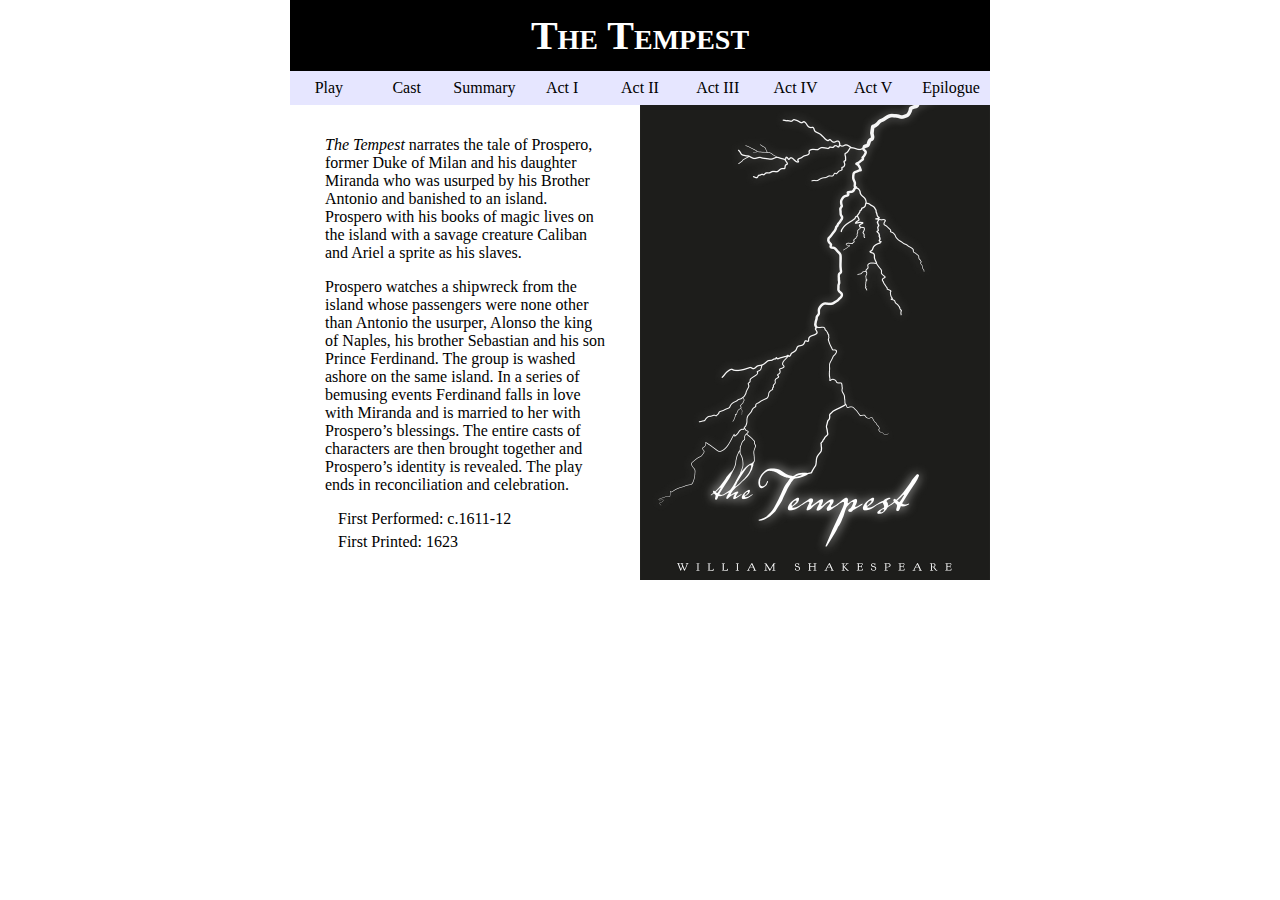
<file: index.html>
<!DOCTYPE html>
<html lang="en" dir="ltr">
  <head>
    <meta charset="utf-8">
    <meta name="viewport" content="width=device-width, initial-scale=1.0">
    <title>The Tempest - Cover</title>
    <link type="text/css" rel="stylesheet" href="css/styles.css">
    <link type="text/css" rel="stylesheet" href="css/playstyles.css">
    <link type="text/css" rel="stylesheet" href="css/menustyles.css">

  </head>
  <body>
    <h1 class="title">The Tempest</h1>
<!-- NAVIGATION FOR MOBILE -->
		<section class="exttoc">

			<a href="./play.html" class="button">Play Text</a>
			<a href="./menu.html" class="button">Table of Contents</a>
		</section>

<!-- NAVIGATION FOR DESKTOP -->
		<section hidden id="_idContainer000" class="toc">
      <nav aria-label="The Tempest">
			<ul role="menubar" aria-label="The Tempest">
				<li class="tocheading1"><a href="./play.html">Play</a></li>
				<li class="tocheading1"><a href="./play.html#_idTextAnchor000">Cast</a></li>
        <li class="tocheading1"><a href="./play.html#_idTextAnchorVid">Summary</a></li>
				<li class="tocheading1" aria-haspopup="true"><a href="./play.html#_idTextAnchor001">Act I</a>
					<ul><li class="tocheading2"><a href="./play.html#_idTextAnchor002"><span class="allscenes">Scene 1</span></a></li><li class="tocheading2"><a href="./play.html#_idTextAnchor003"><span class="allscenes">Scene 2</span></a></li></ul></li>
				<li class="tocheading1" aria-haspopup="true"><a href="./play.html#_idTextAnchor004">Act II</a>
					<ul><li class="tocheading2"><a href="./play.html#_idTextAnchor005"><span class="allscenes">Scene 1</span></a></li><li class="tocheading2"><a href="./play.html#_idTextAnchor006"><span class="allscenes">Scene 2</span></a></li></ul></li>
				<li class="tocheading1" aria-haspopup="true"><a href="./play.html#_idTextAnchor007">Act III</a>
					<ul><li class="tocheading2"><a href="./play.html#_idTextAnchor008"><span class="allscenes">Scene 1</span></a></li><li class="tocheading2"><a href="./play.html#_idTextAnchor009"><span class="allscenes">Scene 2</span></a></li><li class="tocheading2"><a href="./play.html#_idTextAnchor010"><span class="allscenes">Scene 3</span></a></li></ul></li>
				<li class="tocheading1" aria-haspopup="true"><a href="./play.html#_idTextAnchor011">Act IV</a>
					<ul><li class="tocheading2"><a href="./play.html#_idTextAnchor012"><span class="allscenes">Scene 1</span></a></li></ul></li>
				<li class="tocheading1" aria-haspopup="true"><a href="./play.html#_idTextAnchor013">Act V</a>
					<ul><li class="tocheading2"><a href="./play.html#_idTextAnchor014"><span class="allscenes">Scene 1</span></a></li></ul></li>
				<li class="tocheading1"><a href="./play.html#_idTextAnchor015"><span class="allscenes">Epilogue</span></a></li>
			</ul>
		</nav>
		</section>

    <div class="content">
      <a href="play.html">
        <img src="images/cover.jpg" alt="black rectangle with white lightning striking from top right to bottom text reading The Tempest, William Shakespeare." class="cover">
      </a>
    <h1 hidden class="title">The Tempest</h1>
    <h2 hidden class="title">by William Shakespeare</h2>


      <p class="info" id="firstpara"><i>The Tempest</i> narrates the tale of Prospero, former Duke of Milan and his daughter Miranda who was usurped by his Brother Antonio and banished to an island. Prospero with his books of magic lives on the island with a savage creature Caliban and Ariel a sprite as his slaves.</p>
      <p class="info">Prospero watches a shipwreck from the island whose passengers were none other than Antonio the usurper, Alonso the king of Naples, his brother Sebastian and his son Prince Ferdinand. The group is washed ashore on the same island. In a series of bemusing events Ferdinand falls in love with Miranda and is married to her with Prospero’s blessings. The entire casts of characters are then brought together and Prospero’s identity is revealed. The play ends in reconciliation and celebration.</p>
      <ul class="detail">
        <li class="detail">First Performed: c.1611-12</li>
        <li class="detail">First Printed: 1623</li>
      </ul>


    </div>

  </body>
</html>
</file>
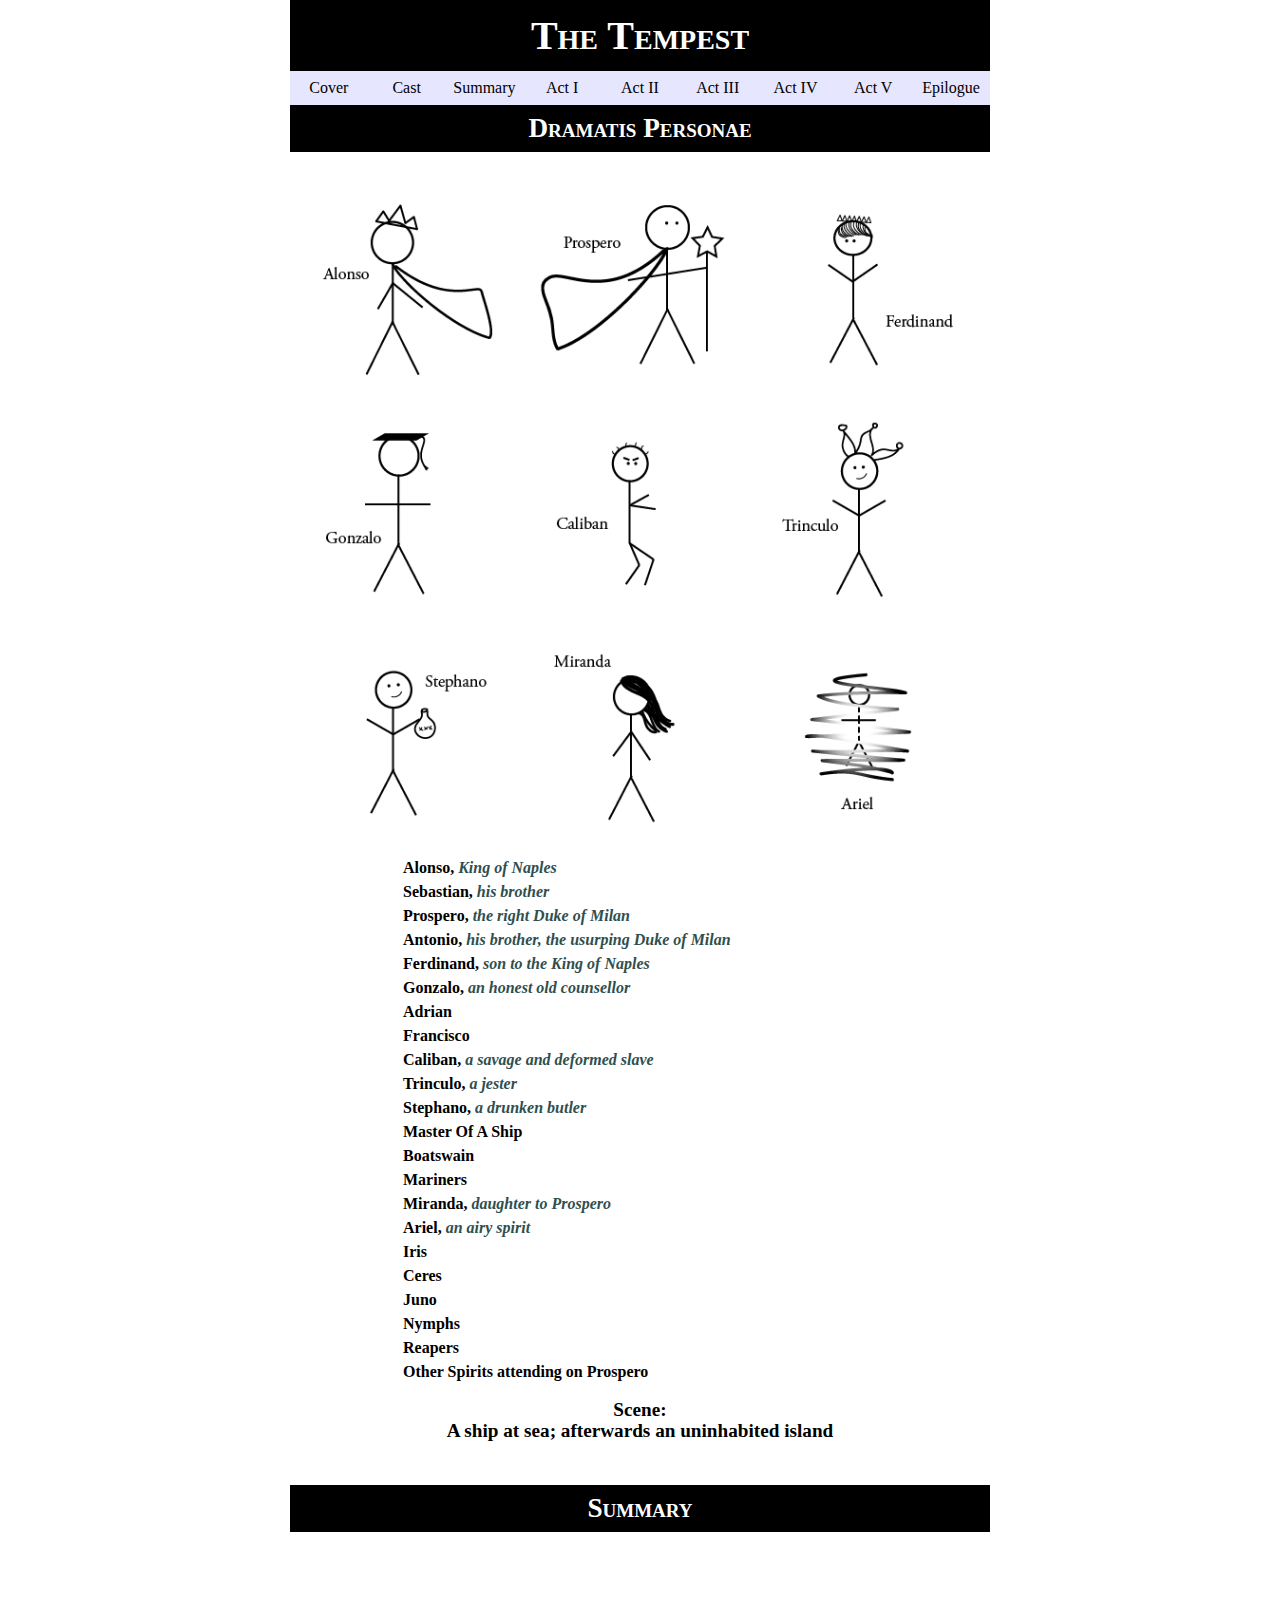
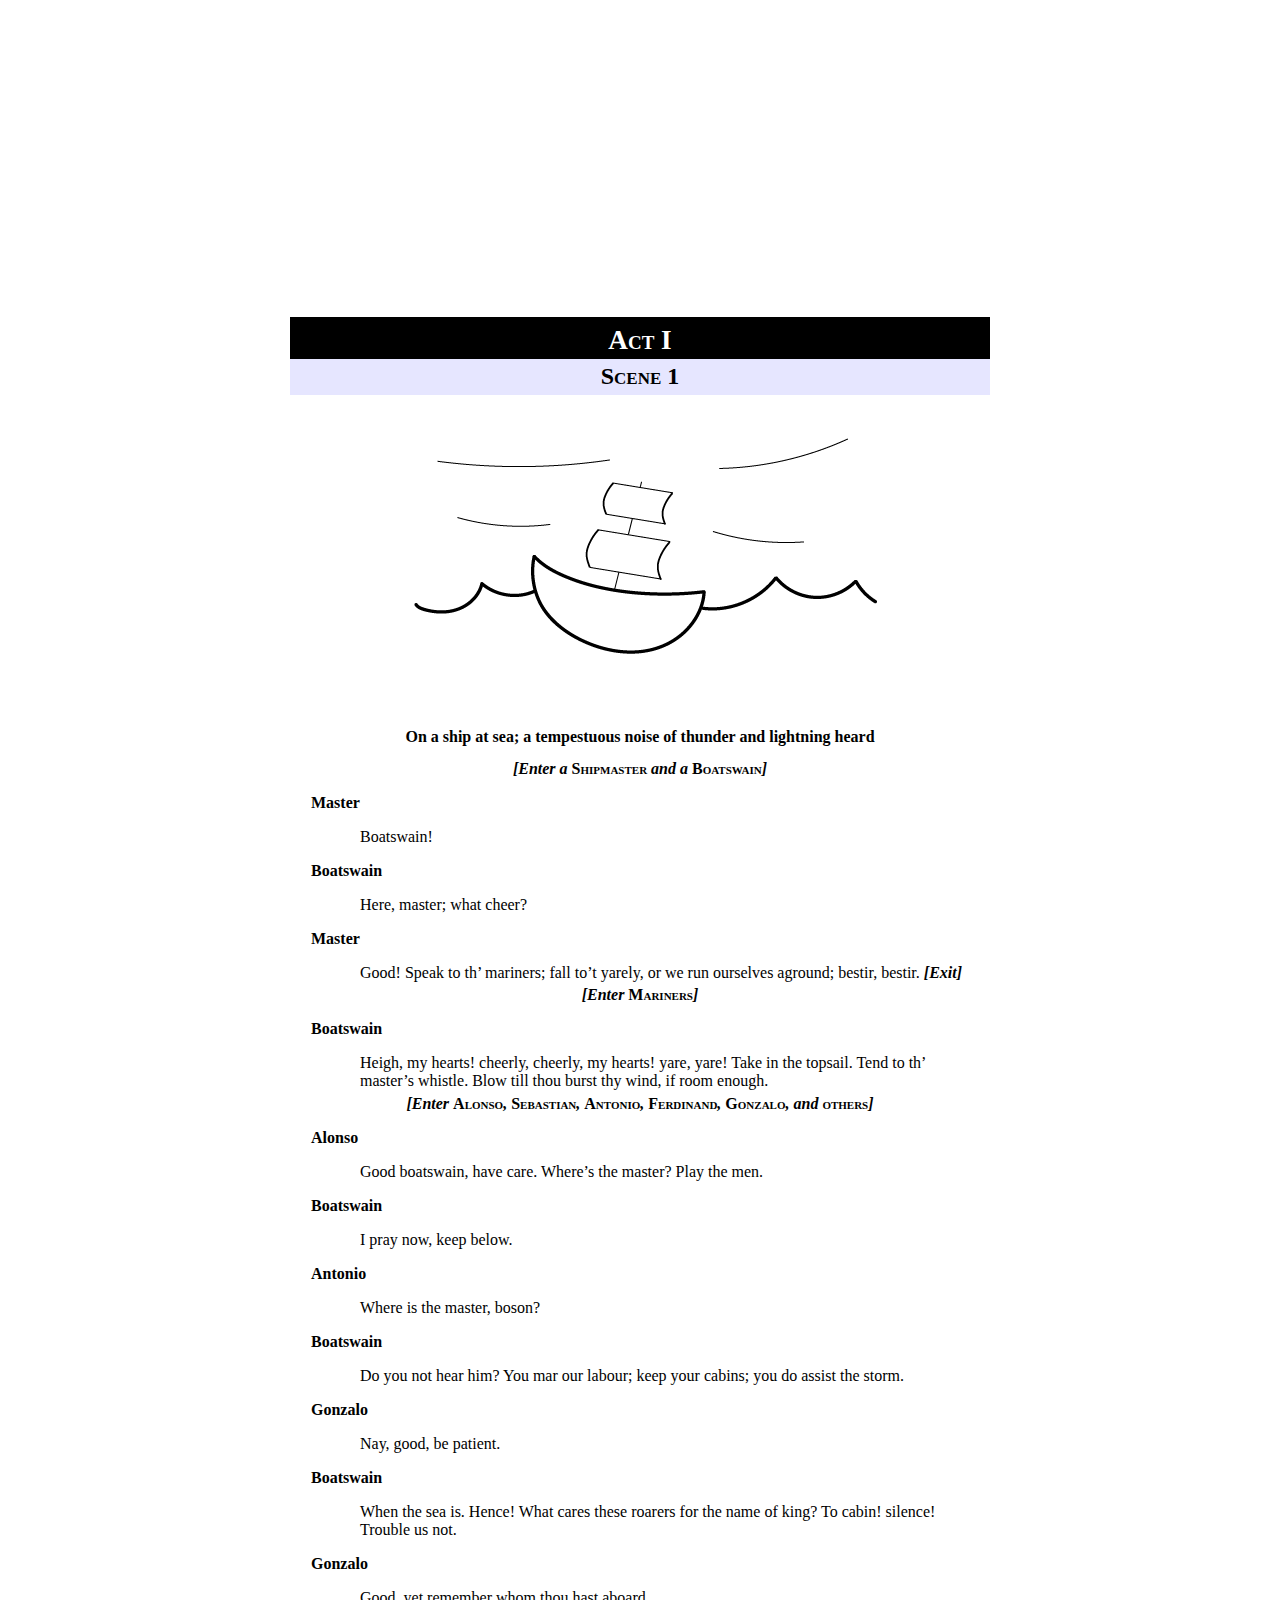
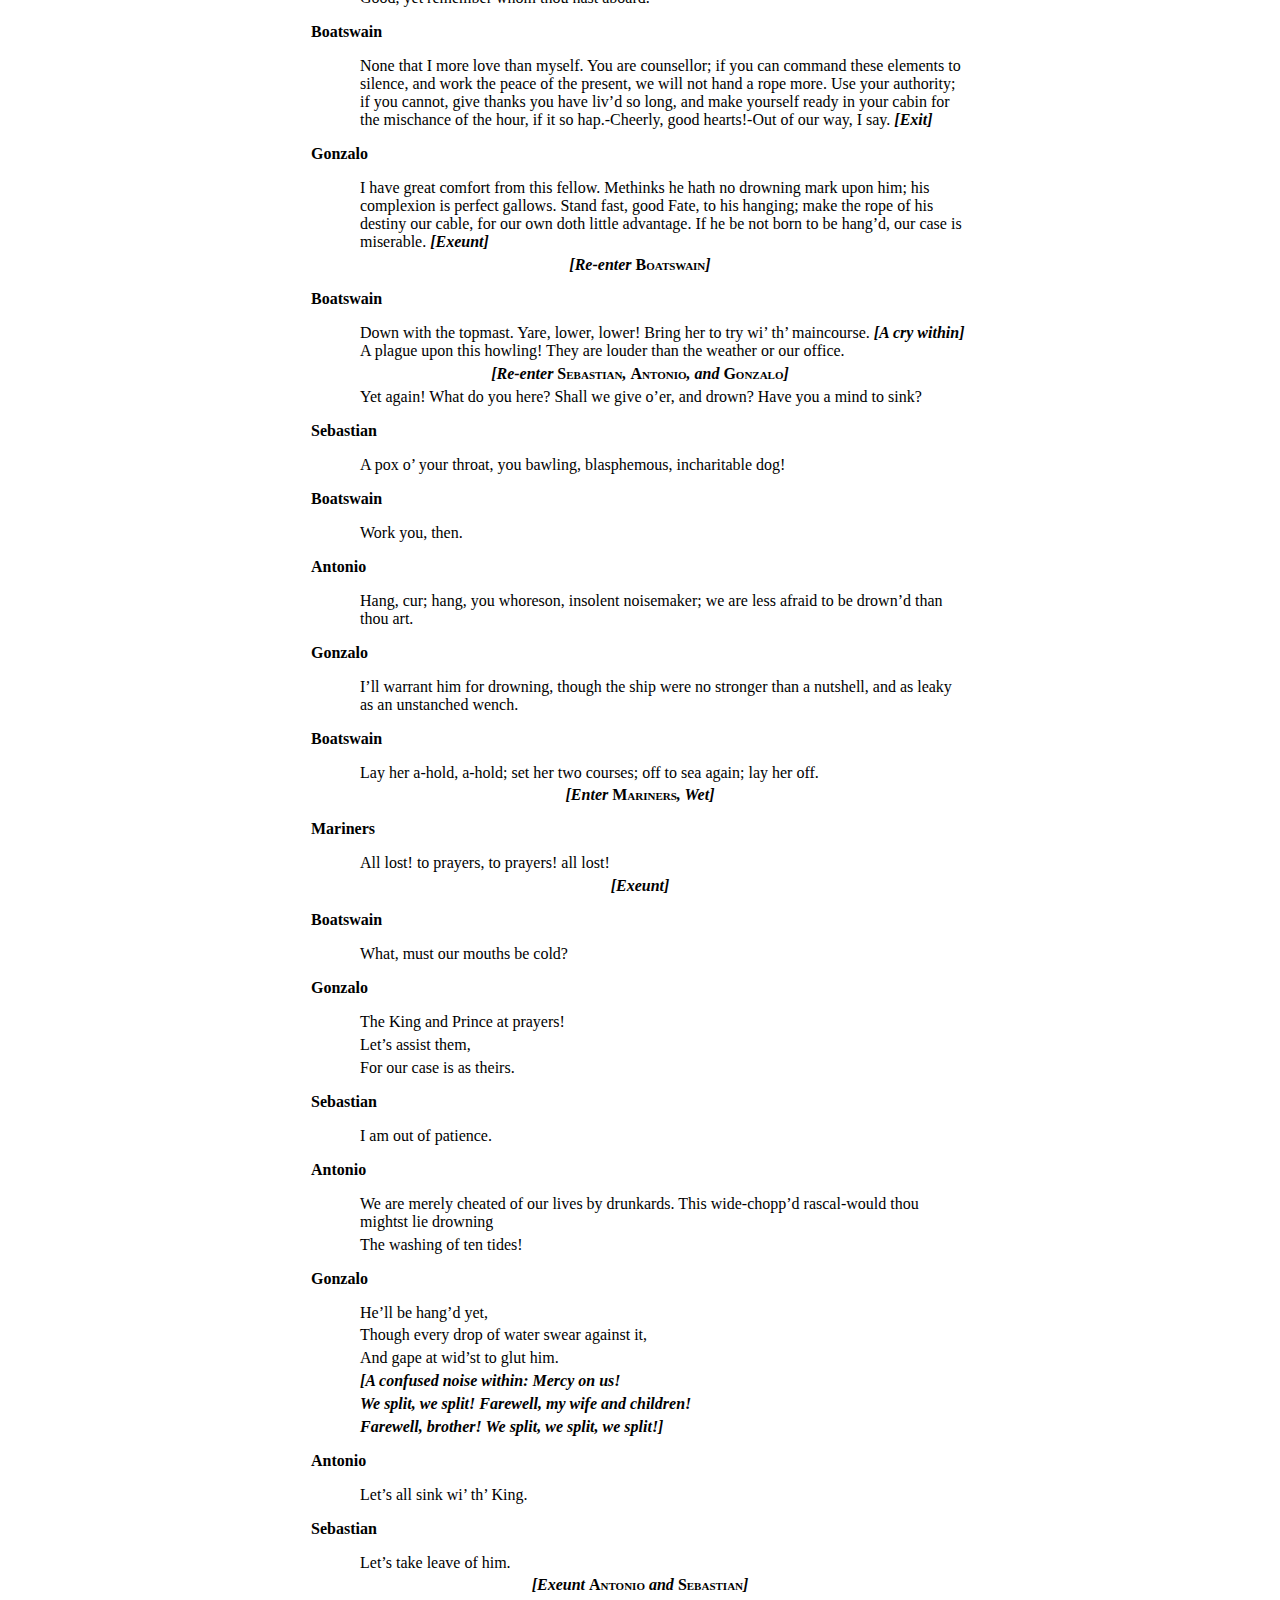
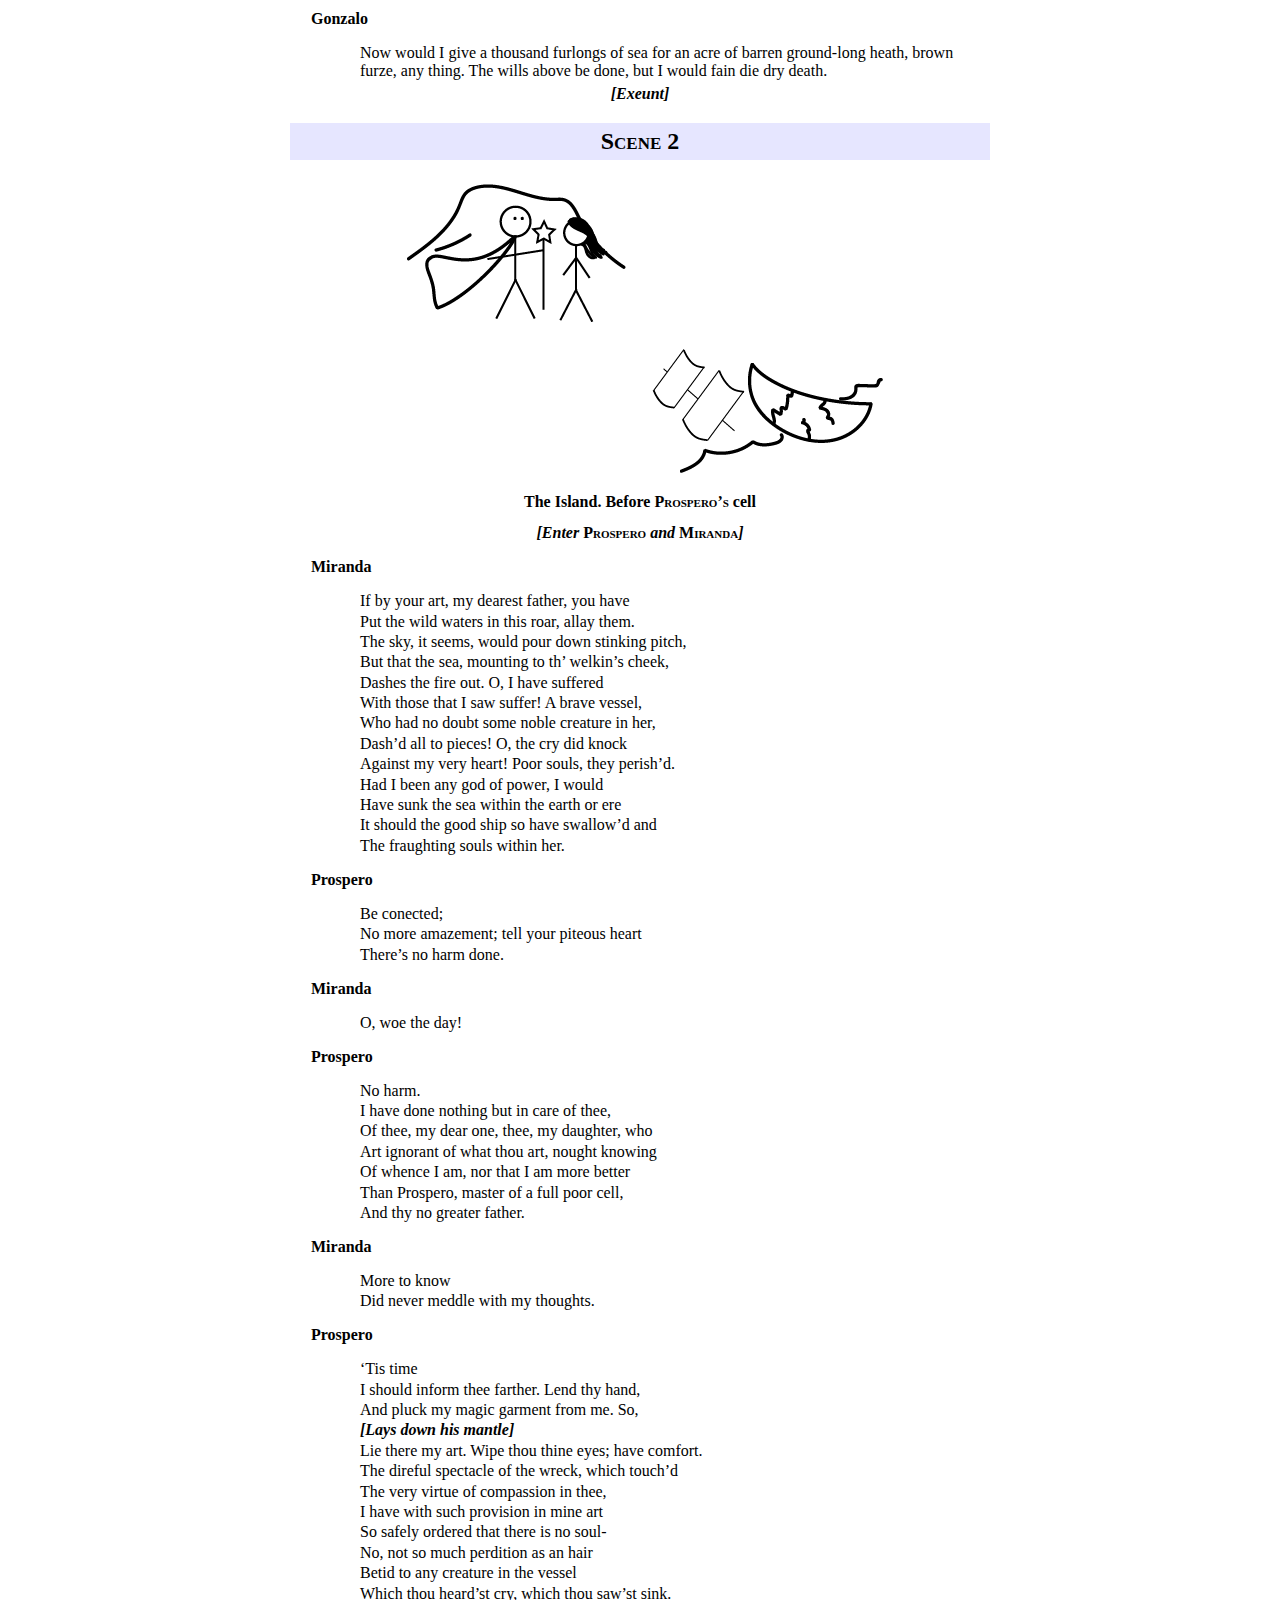
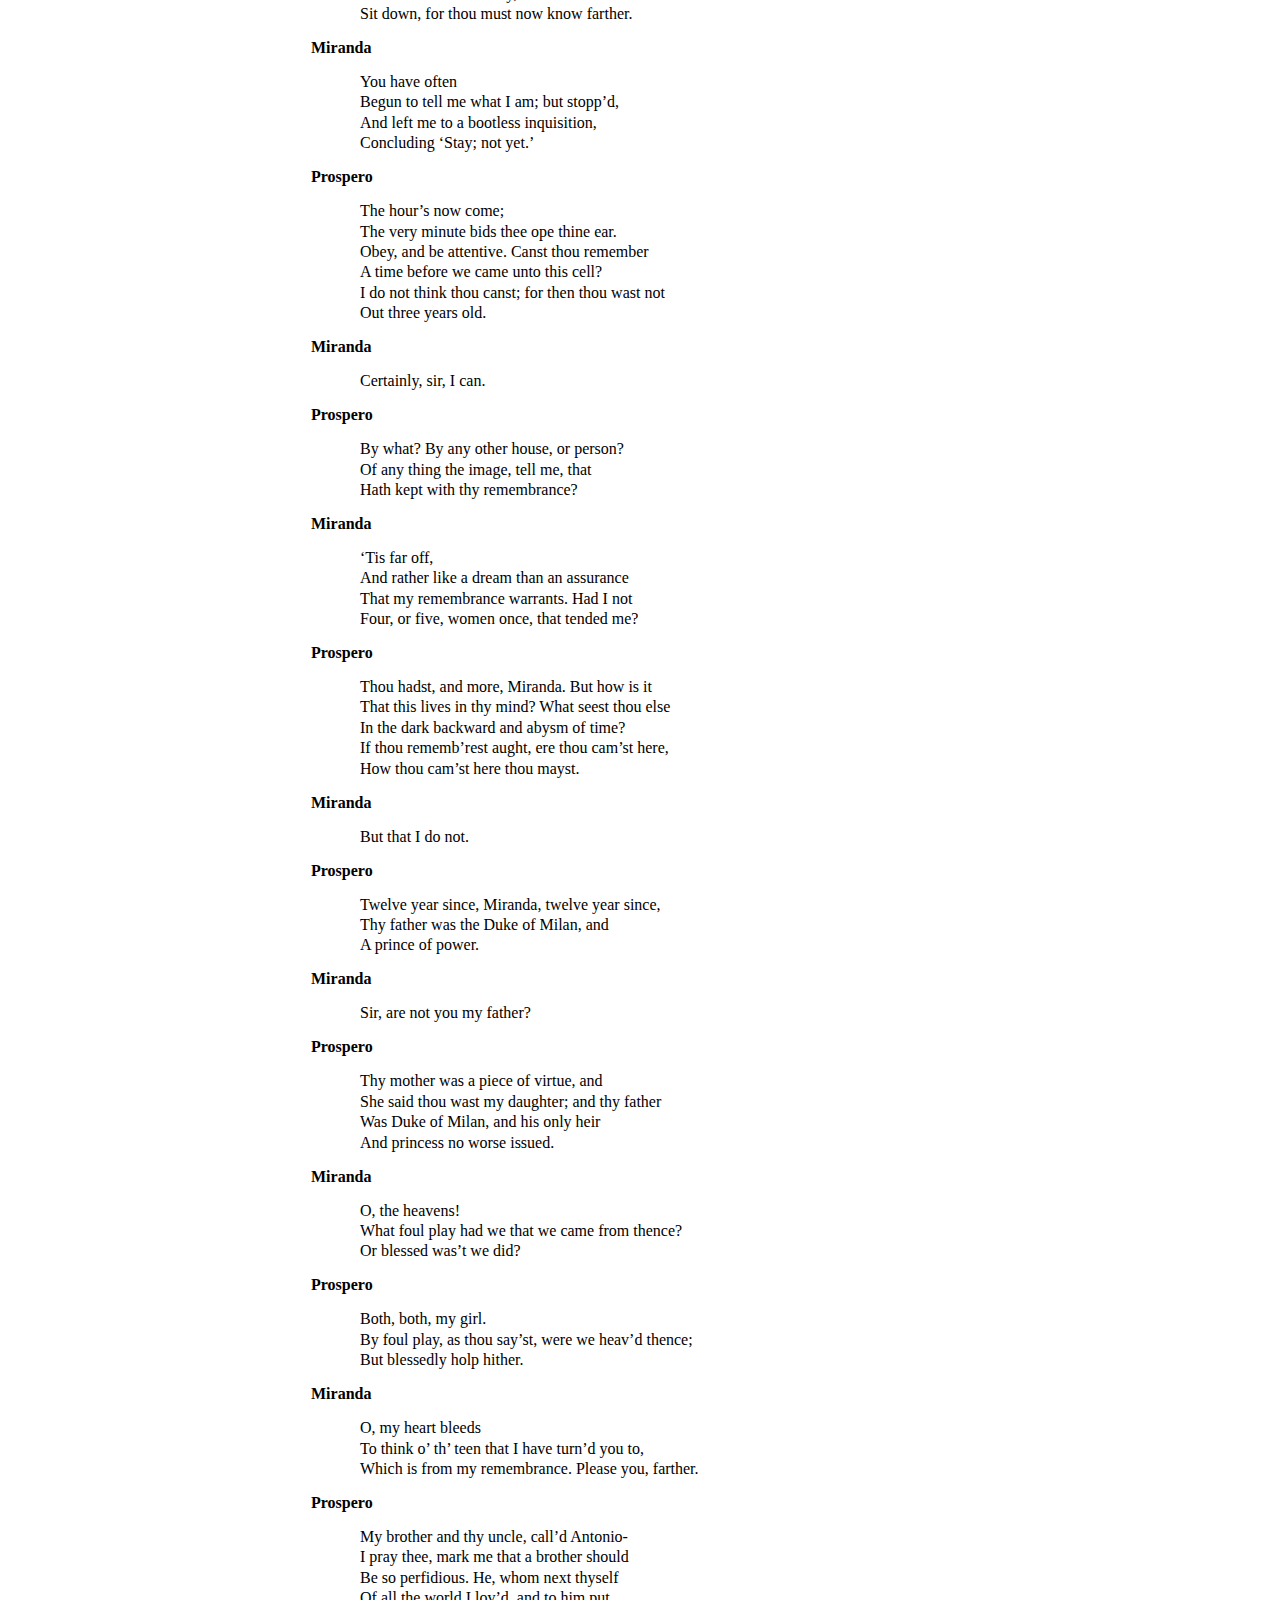
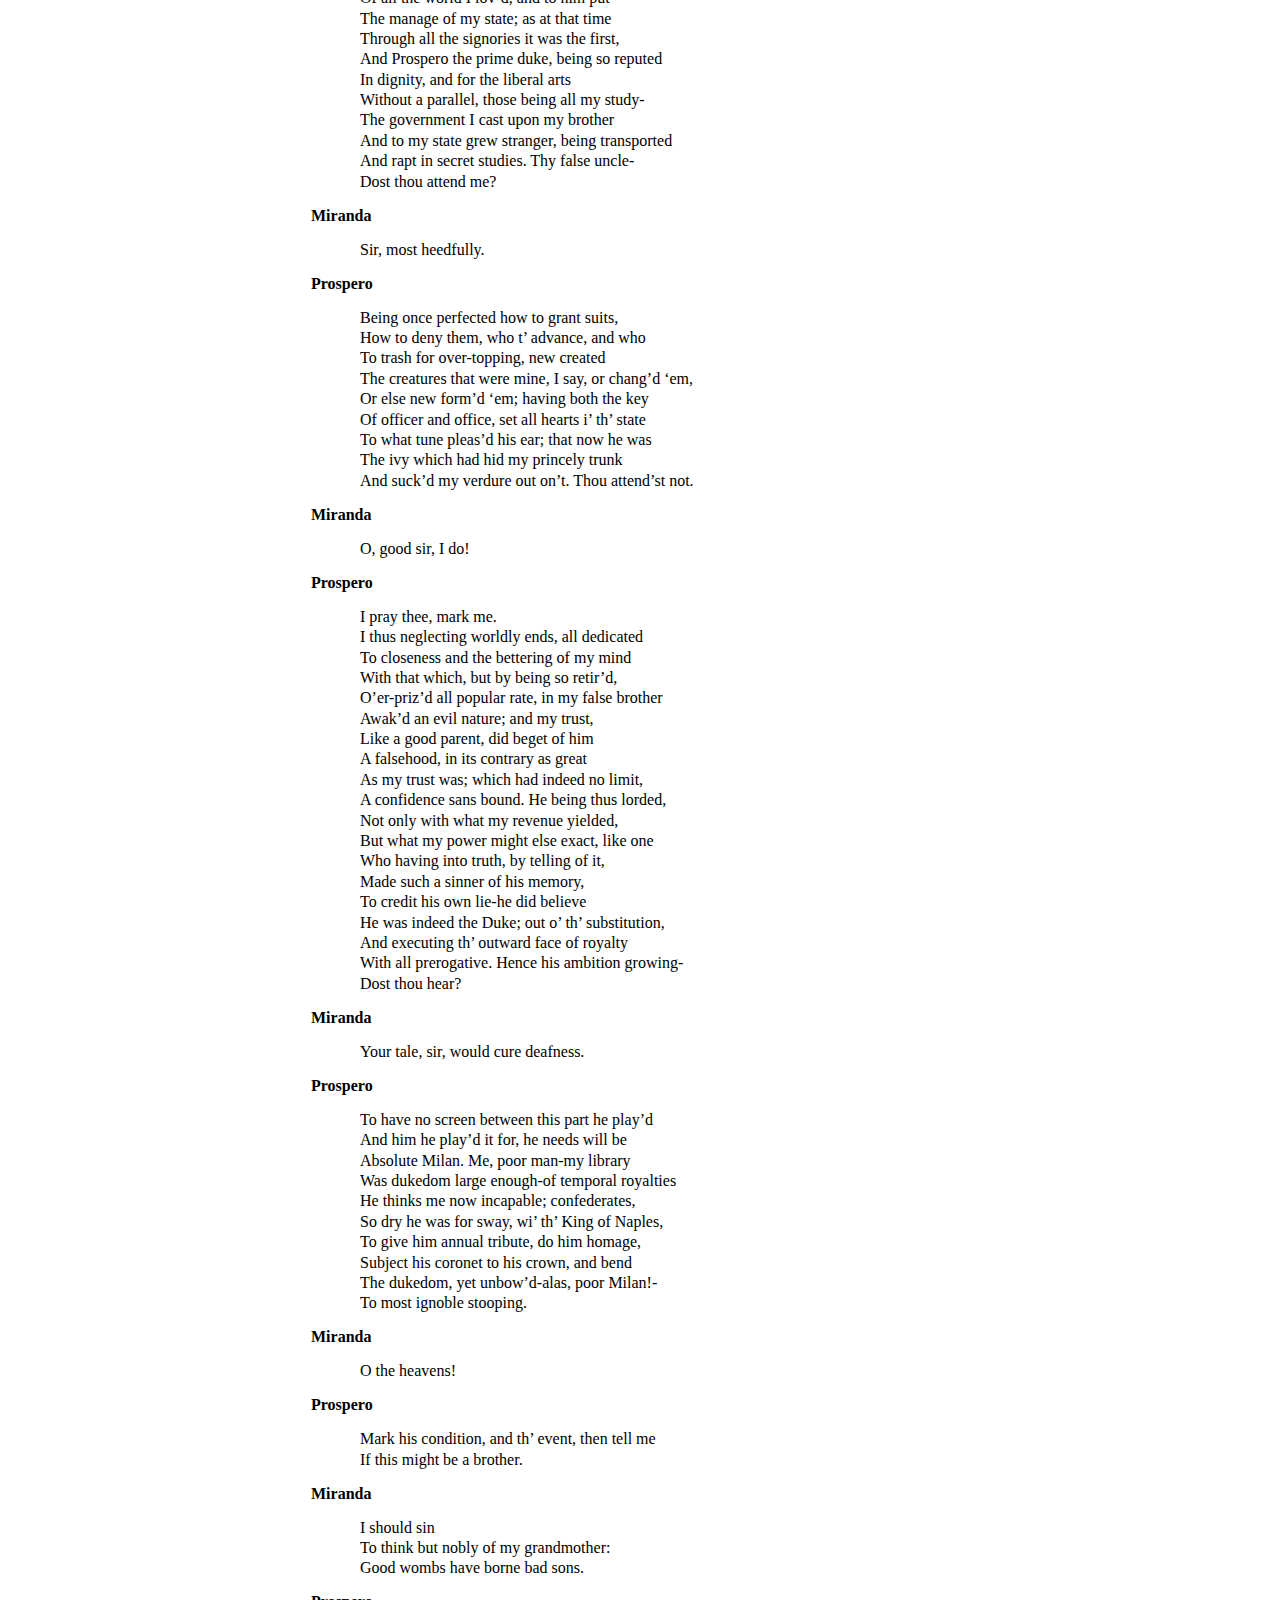
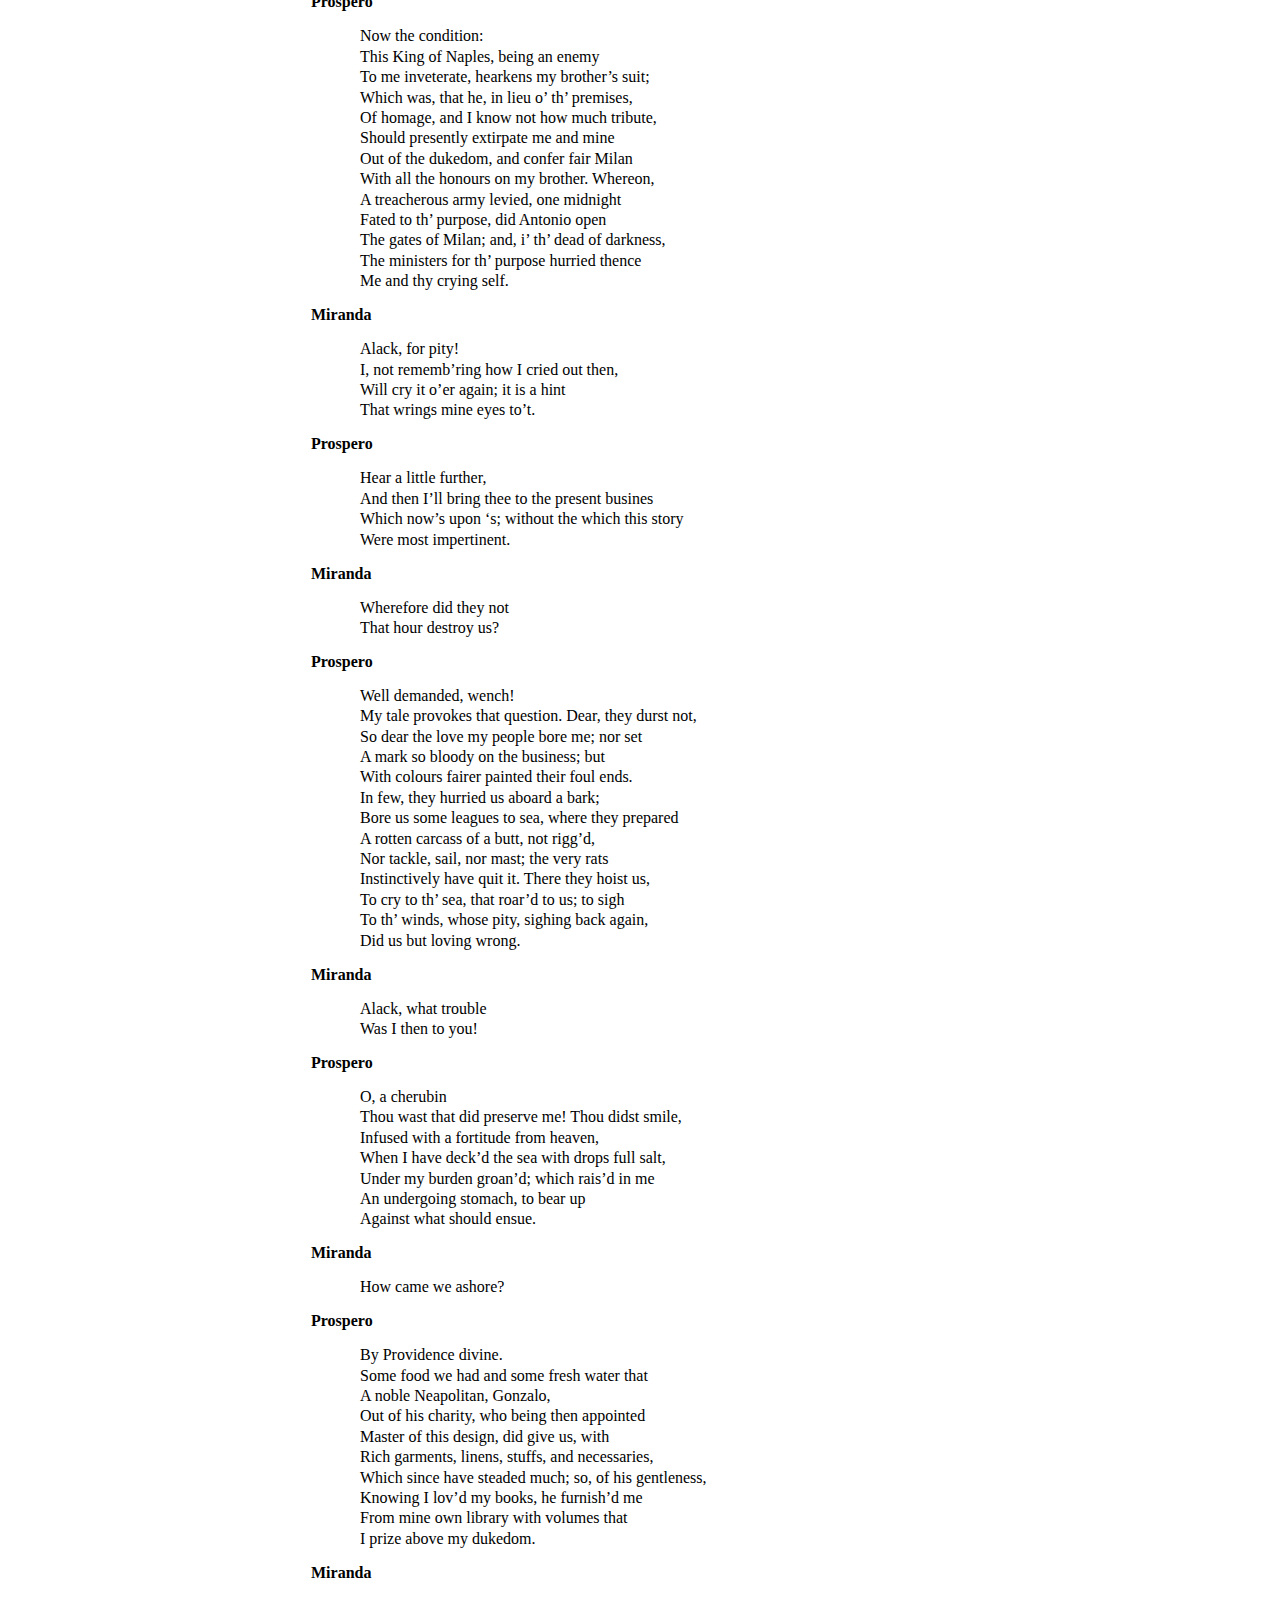
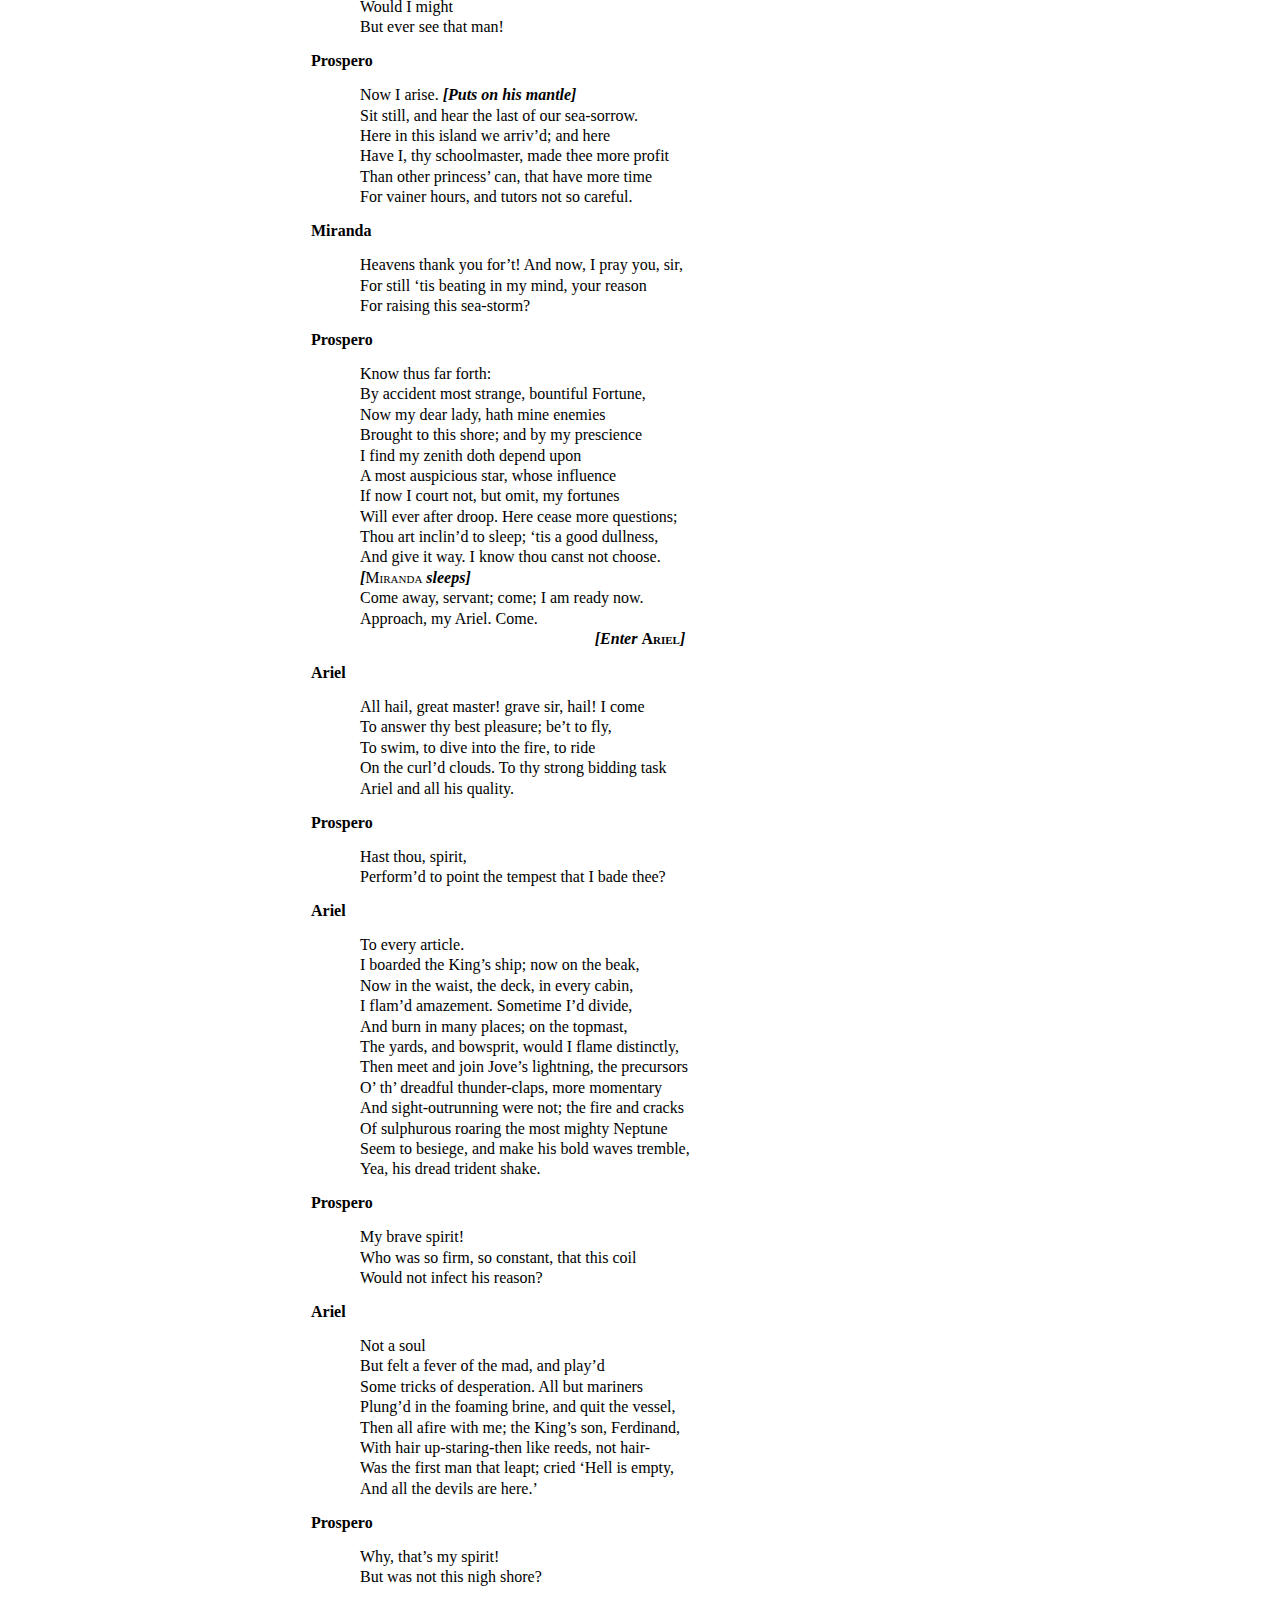
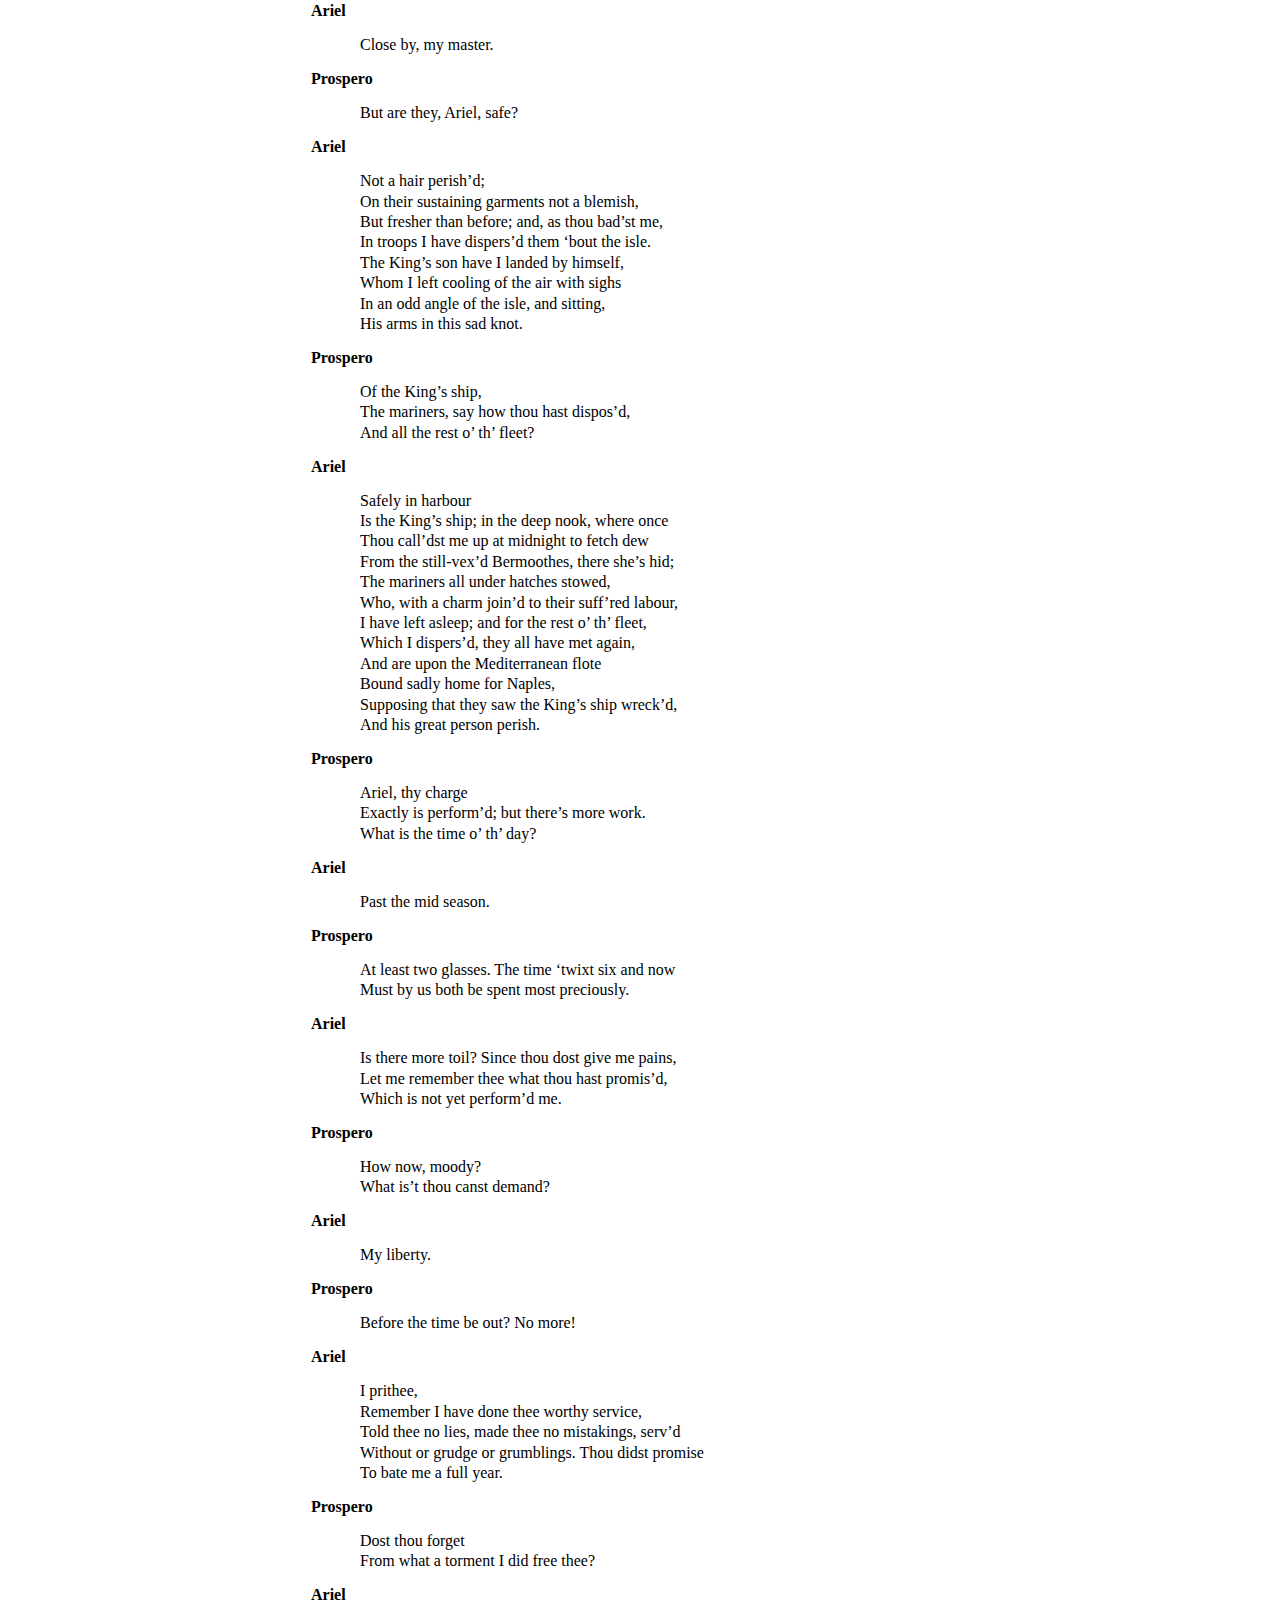
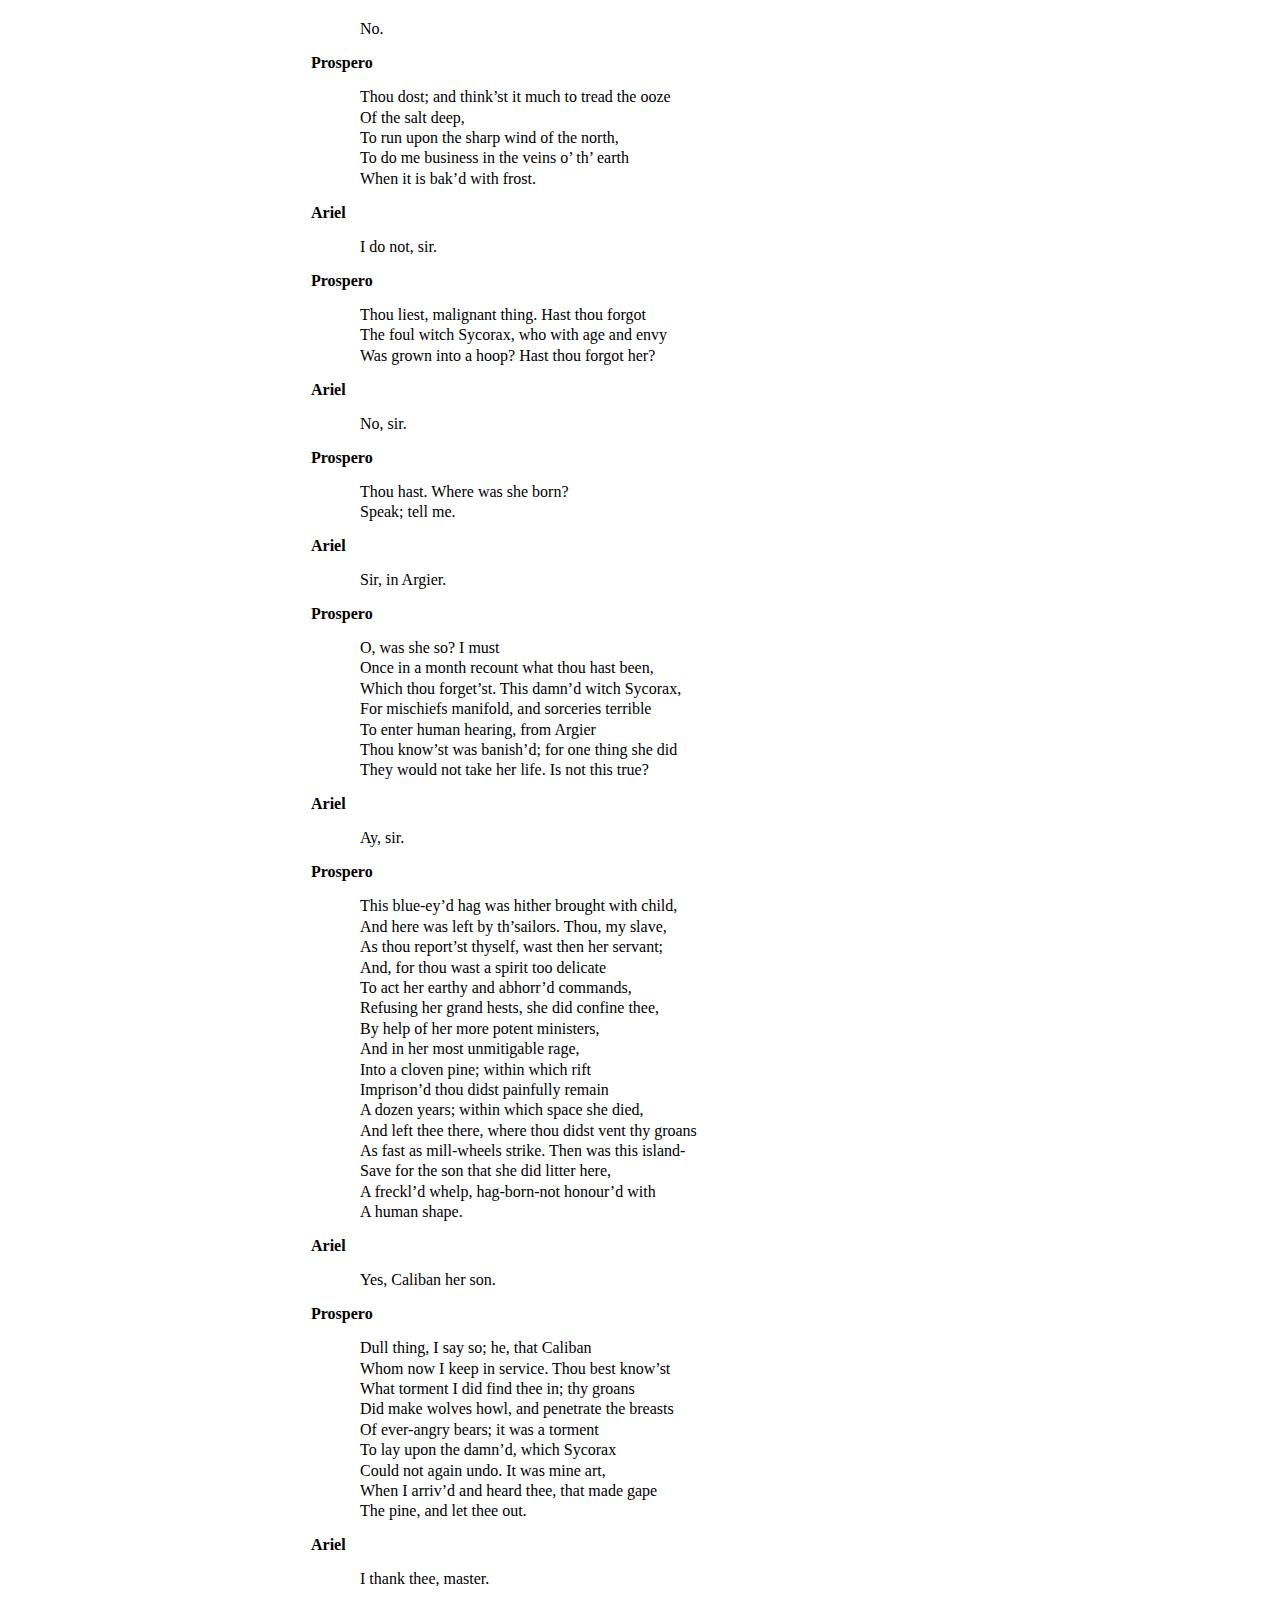
<file: play.html>
<!DOCTYPE html>
<html xmlns="http://www.w3.org/1999/xhtml"  lang="en">
	<head>
		<meta charset="utf-8" />
		<meta name="viewport" content="width=device-width, initial-scale=1.0">
		<title>The Tempest</title>
		<link href="css/menustyles.css" rel="stylesheet" type="text/css" />
		<link href="css/playstyles.css" rel="stylesheet" type="text/css" />

	</head>

	<body id="playtext" lang="en-GB">
		<h1 class="title">The Tempest</h1>
<!-- NAVIGATION FOR MOBILE -->
		<section class="exttoc">

			<a href="./index.html" class="button">Back to Cover</a>
			<a href="./menu.html" class="button">Table of Contents</a>
		</section>

<!-- NAVIGATION FOR DESKTOP -->
		<section hidden id="_idContainer000" class="toc">
			<nav aria-label="The Tempest">
			<ul role="menubar" aria-label="The Tempest">
				<li class="tocheading1"><a href="./index.html">Cover</a></li>
				<li class="tocheading1"><a href="./play.html#_idTextAnchor000">Cast</a></li>
				<li class="tocheading1"><a href="./play.html#_idTextAnchorVid">Summary</a></li>
				<li class="tocheading1" aria-haspopup="true"><a href="./play.html#_idTextAnchor001">Act I</a>
					<ul><li class="tocheading2"><a href="./play.html#_idTextAnchor002"><span class="allscenes">Scene 1</span></a></li><li class="tocheading2"><a href="./play.html#_idTextAnchor003"><span class="allscenes">Scene 2</span></a></li></ul></li>
				<li class="tocheading1" aria-haspopup="true"><a href="./play.html#_idTextAnchor004">Act II</a>
					<ul><li class="tocheading2"><a href="./play.html#_idTextAnchor005"><span class="allscenes">Scene 1</span></a></li><li class="tocheading2"><a href="./play.html#_idTextAnchor006"><span class="allscenes">Scene 2</span></a></li></ul></li>
				<li class="tocheading1" aria-haspopup="true"><a href="./play.html#_idTextAnchor007">Act III</a>
					<ul><li class="tocheading2"><a href="./play.html#_idTextAnchor008"><span class="allscenes">Scene 1</span></a></li><li class="tocheading2"><a href="./play.html#_idTextAnchor009"><span class="allscenes">Scene 2</span></a></li><li class="tocheading2"><a href="./play.html#_idTextAnchor010"><span class="allscenes">Scene 3</span></a></li></ul></li>
				<li class="tocheading1" aria-haspopup="true"><a href="./play.html#_idTextAnchor011">Act IV</a>
					<ul><li class="tocheading2"><a href="./play.html#_idTextAnchor012"><span class="allscenes">Scene 1</span></a></li></ul></li>
				<li class="tocheading1" aria-haspopup="true"><a href="./play.html#_idTextAnchor013">Act V</a>
					<ul><li class="tocheading2"><a href="./play.html#_idTextAnchor014"><span class="allscenes">Scene 1</span></a></li></ul></li>
				<li class="tocheading1"><a href="./play.html#_idTextAnchor015"><span class="allscenes">Epilogue</span></a></li>
			</ul>
		</nav>
		</section>

<!-- DRAMATIS -->
		<section id="_idContainer001" class="dramatis">
			<h1 class="dramatishead"><a id="_idTextAnchor000"></a>Dramatis Personae</h1>
			<!-- IMAGES -->
			<img src="images/alonso.png" alt="Alonso, a stick figure with crown and cape" class="charimg">
			<img src="images/prospero.png" alt="Prospero, a stick figure with cape and staff" class="charimg">
			<img src="images/ferdinand.png" alt="Ferdinand, a stick figure with an emo fringe and crown" class="charimg">
			<img src="images/gonzalo.png" alt="Gonzalo, a stick figure wearing a mortarboard" class="charimg">
			<img src="images/caliban.png" alt="Caliban, a hunched looking stick figure with grimace" class="charimg">
			<img src="images/trinculo.png" alt="Trinculo, a stick figure with jester's hat" class="charimg">
			<img src="images/stephano.png" alt="Stephano, a stick figure with onion bottle labeled xxx" class="charimg">
			<img src="images/miranda.png" alt="Miranda, a stick figure with long hair" class="charimg">
			<img src="images/ariel.png" alt="Ariel, a stick figure surrounded by swirling magic lines" class="charimg">

			<p class="charactername">Alonso, <span class="character_role">King of Naples</span></p>
			<p class="charactername">Sebastian, <span class="character_role">his brother</span></p>
			<p class="charactername">Prospero, <span class="character_role">the right Duke of Milan</span></p>
			<p class="charactername">Antonio, <span class="character_role">his brother, the usurping Duke of Milan</span></p>
			<p class="charactername">Ferdinand, <span class="character_role">son to the King of Naples</span></p>
			<p class="charactername">Gonzalo, <span class="character_role">an honest old counsellor</span></p>
			<p class="charactername">Adrian</p>
			<p class="charactername">Francisco</p>
			<p class="charactername">Caliban, <span class="character_role">a savage and deformed slave</span></p>
			<p class="charactername">Trinculo, <span class="character_role">a jester</span></p>
			<p class="charactername">Stephano, <span class="character_role">a drunken butler</span></p>
			<p class="charactername">Master Of A Ship</p>
			<p class="charactername">Boatswain</p>
			<p class="charactername">Mariners</p>
			<p class="charactername">Miranda, <span class="character_role">daughter to Prospero</span></p>
			<p class="charactername">Ariel, <span class="character_role">an airy spirit</span></p>
			<p class="charactername">Iris</p>
			<p class="charactername">Ceres</p>
			<p class="charactername">Juno</p>
			<p class="charactername">Nymphs</p>
			<p class="charactername">Reapers</p>
			<p class="charactername">Other Spirits attending on Prospero</p>
			<p class="play_location"><span class="smallcaps">Scene: </span></p>
			<p class="play_location">A ship at sea; afterwards an uninhabited island</p>
		</section>

<!-- VIDEO -->
		<h1 class="act" id="videotitle"><a id="_idTextAnchorVid"></a>Summary</h1>
		<div class="youtubeembed">
				<iframe width="700" height= "390" src="https://www.youtube.com/embed/ovTnJFz3eNM" allow="accelerometer; autoplay; encrypted-media; gyroscope; picture-in-picture" allowfullscreen></iframe>
		</div>


<!-- ACT 1 SCENE 1 -->

		<section id="_idContainer002" class="play">
			<h1 class="act"><a id="_idTextAnchor001"></a>Act I</h1>
			<h2 class="firstscene"><span class="allscenes"><a id="_idTextAnchor002"></a>Scene 1</span></h2>
				<img src="images/Act1Scene1.png" alt="Rudimentary drawing of a ship in rough seas" class="sceneimg">
			<h2 class="location">On a ship at sea; a tempestuous noise of thunder and lightning heard</h2>
			<h2 class="stagedirection balance-text">[Enter a <span class="charInline">Shipmaster</span> and a <span class="charInline">Boatswain</span>]</h2>
			<p class="character">Master</p>
			<p class="prose">Boatswain!</p>
			<p class="character">Boatswain</p>
			<p class="prose">Here, master; what cheer?</p>
			<p class="character">Master</p>
			<p class="prose">Good! Speak to th’ mariners; fall to’t yarely, or we run ourselves aground; bestir, bestir. <span class="sdInline">[Exit]</span></p>
			<h2 class="stagedirection balance-text">[Enter <span class="charInline">Mariners</span>]</h2>
			<p class="character">Boatswain</p>
			<p class="prose">Heigh, my hearts! cheerly, cheerly, my hearts! yare, yare! Take in the topsail. Tend to th’ master’s whistle. Blow till thou burst thy wind, if room enough.</p>
			<h2 class="stagedirection balance-text">[Enter <span class="charInline">Alonso</span>, <span class="charInline">Sebastian</span>, <span class="charInline">Antonio</span>, <span class="charInline">Ferdinand</span>, <span class="charInline">Gonzalo</span>, and <span class="charInline">others</span>]</h2>
			<p class="character">Alonso</p>
			<p class="prose">Good boatswain, have care. Where’s the master? Play the men.</p>
			<p class="character">Boatswain</p>
			<p class="prose">I pray now, keep below.</p>
			<p class="character">Antonio</p>
			<p class="prose">Where is the master, boson?</p>
			<p class="character">Boatswain</p>
			<p class="prose">Do you not hear him? You mar our labour; keep your cabins; you do assist the storm.</p>
			<p class="character">Gonzalo</p>
			<p class="prose">Nay, good, be patient.</p>
			<p class="character">Boatswain</p>
			<p class="prose">When the sea is. Hence! What cares these roarers for the name of king? To cabin! silence! Trouble us not.</p>
			<p class="character">Gonzalo</p>
			<p class="prose">Good, yet remember whom thou hast aboard.</p>
			<p class="character">Boatswain</p>
			<p class="prose">None that I more love than myself. You are counsellor; if you can command these elements to silence, and work the peace of the present, we will not hand a rope more. Use your authority; if you cannot, give thanks you have liv’d so long, and make yourself ready in your cabin for the mischance of the hour, if it so hap.-Cheerly, good hearts!-Out of our way, I say. <span class="sdInline">[Exit]</span></p>
			<p class="character">Gonzalo</p>
			<p class="prose">I have great comfort from this fellow. Methinks he hath no drowning mark upon him; his complexion is perfect gallows. Stand fast, good Fate, to his hanging; make the rope of his destiny our cable, for our own doth little advantage. If he be not born to be hang’d, our case is miserable. <span class="sdInline">[Exeunt]</span></p>
			<h2 class="stagedirection balance-text">[Re-enter <span class="charInline">Boatswain</span>]</h2>
			<p class="character">Boatswain</p>
			<p class="prose">Down with the topmast. Yare, lower, lower! Bring her to try wi’ th’ maincourse. <span class="sdInline">[A cry within]</span> A plague upon this howling! They are louder than the weather or our office.</p>
			<h2 class="stagedirection balance-text">[Re-enter <span class="charInline">Sebastian</span>, <span class="charInline">Antonio</span>, and <span class="charInline">Gonzalo</span>]</h2>
			<p class="prose">Yet again! What do you here? Shall we give o’er, and drown? Have you a mind to sink?</p>
			<p class="character">Sebastian</p>
			<p class="prose">A pox o’ your throat, you bawling, blasphemous, incharitable dog!</p>
			<p class="character">Boatswain</p>
			<p class="prose">Work you, then.</p>
			<p class="character">Antonio</p>
			<p class="prose">Hang, cur; hang, you whoreson, insolent noisemaker; we are less afraid to be drown’d than thou art.</p>
			<p class="character">Gonzalo</p>
			<p class="prose">I’ll warrant him for drowning, though the ship were no stronger than a nutshell, and as leaky as an unstanched wench.</p>
			<p class="character">Boatswain</p>
			<p class="prose">Lay her a-hold, a-hold; set her two courses; off to sea again; lay her off.</p>
			<h2 class="stagedirection balance-text">[Enter <span class="charInline">Mariners</span>, Wet]</h2>
			<p class="character">Mariners</p>
			<p class="prose">All lost! to prayers, to prayers! all lost!</p>
			<h2 class="stagedirection balance-text">[Exeunt]</h2>
			<p class="character">Boatswain</p>
			<p class="prose">What, must our mouths be cold?</p>
			<p class="character">Gonzalo</p>
			<p class="prose">The King and Prince at prayers!</p>
			<p class="prose">Let’s assist them,</p>
			<p class="prose">For our case is as theirs.</p>
			<p class="character">Sebastian</p>
			<p class="prose">I am out of patience.</p>
			<p class="character">Antonio</p>
			<p class="prose">We are merely cheated of our lives by drunkards. This wide-chopp’d rascal-would thou mightst lie drowning</p>
			<p class="prose">The washing of ten tides!</p>
			<p class="character">Gonzalo</p>
			<p class="prose">He’ll be hang’d yet,</p>
			<p class="prose">Though every drop of water swear against it,</p>
			<p class="prose">And gape at wid’st to glut him.</p>
			<p class="prose"><span class="sdInline">[A confused noise within: Mercy on us!</span></p>
			<p class="prose"><span class="sdInline">We split, we split! Farewell, my wife and children!</span></p>
			<p class="prose"><span class="sdInline">Farewell, brother! We split, we split, we split!]</span></p>
			<p class="character">Antonio</p>
			<p class="prose">Let’s all sink wi’ th’ King.</p>
			<p class="character">Sebastian</p>
			<p class="prose">Let’s take leave of him.</p>
			<h2 class="stagedirection balance-text">[Exeunt <span class="charInline">Antonio</span> and <span class="charInline">Sebastian</span>]</h2>
			<p class="character">Gonzalo</p>
			<p class="prose">Now would I give a thousand furlongs of sea for an acre of barren ground-long heath, brown furze, any thing. The wills above be done, but I would fain die dry death.</p>
			<h2 class="stagedirection balance-text">[Exeunt]</h2>
			<h2 class="scene"><span class="allscenes"><a id="_idTextAnchor003"></a>Scene 2</span></h2>
				<img src="images/Act1Scene2.png" alt="line drawing of Prospero and Miranda in front of a cave overlooking a shipwreck" class="sceneimg">
			<h2 class="location">The Island. Before <span class="charInline">Prospero’s</span> cell</h2>
			<h2 class="stagedirection balance-text">[Enter <span class="charInline">Prospero</span> and <span class="charInline">Miranda</span>]</h2>
			<p class="character">Miranda</p>
			<p class="verseline">If by your art, my dearest father, you have</p>
			<p class="verseline">Put the wild waters in this roar, allay them.</p>
			<p class="verseline">The sky, it seems, would pour down stinking pitch,</p>
			<p class="verseline">But that the sea, mounting to th’ welkin’s cheek,</p>
			<p class="verseline">Dashes the fire out. O, I have suffered</p>
			<p class="verseline">With those that I saw suffer! A brave vessel,</p>
			<p class="verseline">Who had no doubt some noble creature in her,</p>
			<p class="verseline">Dash’d all to pieces! O, the cry did knock</p>
			<p class="verseline">Against my very heart! Poor souls, they perish’d.</p>
			<p class="verseline">Had I been any god of power, I would</p>
			<p class="verseline">Have sunk the sea within the earth or ere</p>
			<p class="verseline">It should the good ship so have swallow’d and</p>
			<p class="verseline">The fraughting souls within her.</p>
			<p class="character">Prospero</p>
			<p class="verseline">Be conected;</p>
			<p class="verseline">No more amazement; tell your piteous heart</p>
			<p class="verseline">There’s no harm done.</p>
			<p class="character">Miranda</p>
			<p class="verseline">O, woe the day!</p>
			<p class="character">Prospero</p>
			<p class="verseline">No harm.</p>
			<p class="verseline">I have done nothing but in care of thee,</p>
			<p class="verseline">Of thee, my dear one, thee, my daughter, who</p>
			<p class="verseline">Art ignorant of what thou art, nought knowing</p>
			<p class="verseline">Of whence I am, nor that I am more better</p>
			<p class="verseline">Than Prospero, master of a full poor cell,</p>
			<p class="verseline">And thy no greater father.</p>
			<p class="character">Miranda</p>
			<p class="verseline">More to know</p>
			<p class="verseline">Did never meddle with my thoughts.</p>
			<p class="character">Prospero</p>
			<p class="verseline">‘Tis time</p>
			<p class="verseline">I should inform thee farther. Lend thy hand,</p>
			<p class="verseline">And pluck my magic garment from me. So,</p>
			<p class="verseline"><span class="sdInline">[Lays down his mantle]</span></p>
			<p class="verseline">Lie there my art. Wipe thou thine eyes; have comfort.</p>
			<p class="verseline">The direful spectacle of the wreck, which touch’d</p>
			<p class="verseline">The very virtue of compassion in thee,</p>
			<p class="verseline">I have with such provision in mine art</p>
			<p class="verseline">So safely ordered that there is no soul-</p>
			<p class="verseline">No, not so much perdition as an hair</p>
			<p class="verseline">Betid to any creature in the vessel</p>
			<p class="verseline">Which thou heard’st cry, which thou saw’st sink.</p>
			<p class="verseline">Sit down, for thou must now know farther.</p>
			<p class="character">Miranda</p>
			<p class="verseline">You have often</p>
			<p class="verseline">Begun to tell me what I am; but stopp’d,</p>
			<p class="verseline">And left me to a bootless inquisition,</p>
			<p class="verseline">Concluding ‘Stay; not yet.’</p>
			<p class="character">Prospero</p>
			<p class="verseline">The hour’s now come;</p>
			<p class="verseline">The very minute bids thee ope thine ear.</p>
			<p class="verseline">Obey, and be attentive. Canst thou remember</p>
			<p class="verseline">A time before we came unto this cell?</p>
			<p class="verseline">I do not think thou canst; for then thou wast not</p>
			<p class="verseline">Out three years old.</p>
			<p class="character">Miranda</p>
			<p class="verseline">Certainly, sir, I can.</p>
			<p class="character">Prospero</p>
			<p class="verseline">By what? By any other house, or person?</p>
			<p class="verseline">Of any thing the image, tell me, that</p>
			<p class="verseline">Hath kept with thy remembrance?</p>
			<p class="character">Miranda</p>
			<p class="verseline">‘Tis far off,</p>
			<p class="verseline">And rather like a dream than an assurance</p>
			<p class="verseline">That my remembrance warrants. Had I not</p>
			<p class="verseline">Four, or five, women once, that tended me?</p>
			<p class="character">Prospero</p>
			<p class="verseline">Thou hadst, and more, Miranda. But how is it</p>
			<p class="verseline">That this lives in thy mind? What seest thou else</p>
			<p class="verseline">In the dark backward and abysm of time?</p>
			<p class="verseline">If thou rememb’rest aught, ere thou cam’st here,</p>
			<p class="verseline">How thou cam’st here thou mayst.</p>
			<p class="character">Miranda</p>
			<p class="verseline">But that I do not.</p>
			<p class="character">Prospero</p>
			<p class="verseline">Twelve year since, Miranda, twelve year since,</p>
			<p class="verseline">Thy father was the Duke of Milan, and</p>
			<p class="verseline">A prince of power.</p>
			<p class="character">Miranda</p>
			<p class="verseline">Sir, are not you my father?</p>
			<p class="character">Prospero</p>
			<p class="verseline">Thy mother was a piece of virtue, and</p>
			<p class="verseline">She said thou wast my daughter; and thy father</p>
			<p class="verseline">Was Duke of Milan, and his only heir</p>
			<p class="verseline">And princess no worse issued.</p>
			<p class="character">Miranda</p>
			<p class="verseline">O, the heavens!</p>
			<p class="verseline">What foul play had we that we came from thence?</p>
			<p class="verseline">Or blessed was’t we did?</p>
			<p class="character">Prospero</p>
			<p class="verseline">Both, both, my girl.</p>
			<p class="verseline">By foul play, as thou say’st, were we heav’d thence;</p>
			<p class="verseline">But blessedly holp hither.</p>
			<p class="character">Miranda</p>
			<p class="verseline">O, my heart bleeds</p>
			<p class="verseline">To think o’ th’ teen that I have turn’d you to,</p>
			<p class="verseline">Which is from my remembrance. Please you, farther.</p>
			<p class="character">Prospero</p>
			<p class="verseline">My brother and thy uncle, call’d Antonio-</p>
			<p class="verseline">I pray thee, mark me that a brother should</p>
			<p class="verseline">Be so perfidious. He, whom next thyself</p>
			<p class="verseline">Of all the world I lov’d, and to him put</p>
			<p class="verseline">The manage of my state; as at that time</p>
			<p class="verseline">Through all the signories it was the first,</p>
			<p class="verseline">And Prospero the prime duke, being so reputed</p>
			<p class="verseline">In dignity, and for the liberal arts</p>
			<p class="verseline">Without a parallel, those being all my study-</p>
			<p class="verseline">The government I cast upon my brother</p>
			<p class="verseline">And to my state grew stranger, being transported</p>
			<p class="verseline">And rapt in secret studies. Thy false uncle-</p>
			<p class="verseline">Dost thou attend me?</p>
			<p class="character">Miranda</p>
			<p class="verseline">Sir, most heedfully.</p>
			<p class="character">Prospero</p>
			<p class="verseline">Being once perfected how to grant suits,</p>
			<p class="verseline">How to deny them, who t’ advance, and who</p>
			<p class="verseline">To trash for over-topping, new created</p>
			<p class="verseline">The creatures that were mine, I say, or chang’d ‘em,</p>
			<p class="verseline">Or else new form’d ‘em; having both the key</p>
			<p class="verseline">Of officer and office, set all hearts i’ th’ state</p>
			<p class="verseline">To what tune pleas’d his ear; that now he was</p>
			<p class="verseline">The ivy which had hid my princely trunk</p>
			<p class="verseline">And suck’d my verdure out on’t. Thou attend’st not.</p>
			<p class="character">Miranda</p>
			<p class="verseline">O, good sir, I do!</p>
			<p class="character">Prospero</p>
			<p class="verseline">I pray thee, mark me.</p>
			<p class="verseline">I thus neglecting worldly ends, all dedicated</p>
			<p class="verseline">To closeness and the bettering of my mind</p>
			<p class="verseline">With that which, but by being so retir’d,</p>
			<p class="verseline">O’er-priz’d all popular rate, in my false brother</p>
			<p class="verseline">Awak’d an evil nature; and my trust,</p>
			<p class="verseline">Like a good parent, did beget of him</p>
			<p class="verseline">A falsehood, in its contrary as great</p>
			<p class="verseline">As my trust was; which had indeed no limit,</p>
			<p class="verseline">A confidence sans bound. He being thus lorded,</p>
			<p class="verseline">Not only with what my revenue yielded,</p>
			<p class="verseline">But what my power might else exact, like one</p>
			<p class="verseline">Who having into truth, by telling of it,</p>
			<p class="verseline">Made such a sinner of his memory,</p>
			<p class="verseline">To credit his own lie-he did believe</p>
			<p class="verseline">He was indeed the Duke; out o’ th’ substitution,</p>
			<p class="verseline">And executing th’ outward face of royalty</p>
			<p class="verseline">With all prerogative. Hence his ambition growing-</p>
			<p class="verseline">Dost thou hear?</p>
			<p class="character">Miranda</p>
			<p class="verseline">Your tale, sir, would cure deafness.</p>
			<p class="character">Prospero</p>
			<p class="verseline">To have no screen between this part he play’d</p>
			<p class="verseline">And him he play’d it for, he needs will be</p>
			<p class="verseline">Absolute Milan. Me, poor man-my library</p>
			<p class="verseline">Was dukedom large enough-of temporal royalties</p>
			<p class="verseline">He thinks me now incapable; confederates,</p>
			<p class="verseline">So dry he was for sway, wi’ th’ King of Naples,</p>
			<p class="verseline">To give him annual tribute, do him homage,</p>
			<p class="verseline">Subject his coronet to his crown, and bend</p>
			<p class="verseline">The dukedom, yet unbow’d-alas, poor Milan!-</p>
			<p class="verseline">To most ignoble stooping.</p>
			<p class="character">Miranda</p>
			<p class="verseline">O the heavens!</p>
			<p class="character">Prospero</p>
			<p class="verseline">Mark his condition, and th’ event, then tell me</p>
			<p class="verseline">If this might be a brother.</p>
			<p class="character">Miranda</p>
			<p class="verseline">I should sin</p>
			<p class="verseline">To think but nobly of my grandmother:</p>
			<p class="verseline">Good wombs have borne bad sons.</p>
			<p class="character">Prospero</p>
			<p class="verseline">Now the condition:</p>
			<p class="verseline">This King of Naples, being an enemy</p>
			<p class="verseline">To me inveterate, hearkens my brother’s suit;</p>
			<p class="verseline">Which was, that he, in lieu o’ th’ premises,</p>
			<p class="verseline">Of homage, and I know not how much tribute,</p>
			<p class="verseline">Should presently extirpate me and mine</p>
			<p class="verseline">Out of the dukedom, and confer fair Milan</p>
			<p class="verseline">With all the honours on my brother. Whereon,</p>
			<p class="verseline">A treacherous army levied, one midnight</p>
			<p class="verseline">Fated to th’ purpose, did Antonio open</p>
			<p class="verseline">The gates of Milan; and, i’ th’ dead of darkness,</p>
			<p class="verseline">The ministers for th’ purpose hurried thence</p>
			<p class="verseline">Me and thy crying self.</p>
			<p class="character">Miranda</p>
			<p class="verseline">Alack, for pity!</p>
			<p class="verseline">I, not rememb’ring how I cried out then,</p>
			<p class="verseline">Will cry it o’er again; it is a hint</p>
			<p class="verseline">That wrings mine eyes to’t.</p>
			<p class="character">Prospero</p>
			<p class="verseline">Hear a little further,</p>
			<p class="verseline">And then I’ll bring thee to the present busines</p>
			<p class="verseline">Which now’s upon ‘s; without the which this story</p>
			<p class="verseline">Were most impertinent.</p>
			<p class="character">Miranda</p>
			<p class="verseline">Wherefore did they not</p>
			<p class="verseline">That hour destroy us?</p>
			<p class="character">Prospero</p>
			<p class="verseline">Well demanded, wench!</p>
			<p class="verseline">My tale provokes that question. Dear, they durst not,</p>
			<p class="verseline">So dear the love my people bore me; nor set</p>
			<p class="verseline">A mark so bloody on the business; but</p>
			<p class="verseline">With colours fairer painted their foul ends.</p>
			<p class="verseline">In few, they hurried us aboard a bark;</p>
			<p class="verseline">Bore us some leagues to sea, where they prepared</p>
			<p class="verseline">A rotten carcass of a butt, not rigg’d,</p>
			<p class="verseline">Nor tackle, sail, nor mast; the very rats</p>
			<p class="verseline">Instinctively have quit it. There they hoist us,</p>
			<p class="verseline">To cry to th’ sea, that roar’d to us; to sigh</p>
			<p class="verseline">To th’ winds, whose pity, sighing back again,</p>
			<p class="verseline">Did us but loving wrong.</p>
			<p class="character">Miranda</p>
			<p class="verseline">Alack, what trouble</p>
			<p class="verseline">Was I then to you!</p>
			<p class="character">Prospero</p>
			<p class="verseline">O, a cherubin</p>
			<p class="verseline">Thou wast that did preserve me! Thou didst smile,</p>
			<p class="verseline">Infused with a fortitude from heaven,</p>
			<p class="verseline">When I have deck’d the sea with drops full salt,</p>
			<p class="verseline">Under my burden groan’d; which rais’d in me</p>
			<p class="verseline">An undergoing stomach, to bear up</p>
			<p class="verseline">Against what should ensue.</p>
			<p class="character">Miranda</p>
			<p class="verseline">How came we ashore?</p>
			<p class="character">Prospero</p>
			<p class="verseline">By Providence divine.</p>
			<p class="verseline">Some food we had and some fresh water that</p>
			<p class="verseline">A noble Neapolitan, Gonzalo,</p>
			<p class="verseline">Out of his charity, who being then appointed</p>
			<p class="verseline">Master of this design, did give us, with</p>
			<p class="verseline">Rich garments, linens, stuffs, and necessaries,</p>
			<p class="verseline">Which since have steaded much; so, of his gentleness,</p>
			<p class="verseline">Knowing I lov’d my books, he furnish’d me</p>
			<p class="verseline">From mine own library with volumes that</p>
			<p class="verseline">I prize above my dukedom.</p>
			<p class="character">Miranda</p>
			<p class="verseline">Would I might</p>
			<p class="verseline">But ever see that man!</p>
			<p class="character">Prospero</p>
			<p class="verseline">Now I arise. <span class="sdInline">[Puts on his mantle]</span></p>
			<p class="verseline">Sit still, and hear the last of our sea-sorrow.</p>
			<p class="verseline">Here in this island we arriv’d; and here</p>
			<p class="verseline">Have I, thy schoolmaster, made thee more profit</p>
			<p class="verseline">Than other princess’ can, that have more time</p>
			<p class="verseline">For vainer hours, and tutors not so careful.</p>
			<p class="character">Miranda</p>
			<p class="verseline">Heavens thank you for’t! And now, I pray you, sir,</p>
			<p class="verseline">For still ‘tis beating in my mind, your reason</p>
			<p class="verseline">For raising this sea-storm?</p>
			<p class="character">Prospero</p>
			<p class="verseline">Know thus far forth:</p>
			<p class="verseline">By accident most strange, bountiful Fortune,</p>
			<p class="verseline">Now my dear lady, hath mine enemies</p>
			<p class="verseline">Brought to this shore; and by my prescience</p>
			<p class="verseline">I find my zenith doth depend upon</p>
			<p class="verseline">A most auspicious star, whose influence</p>
			<p class="verseline">If now I court not, but omit, my fortunes</p>
			<p class="verseline">Will ever after droop. Here cease more questions;</p>
			<p class="verseline">Thou art inclin’d to sleep; ‘tis a good dullness,</p>
			<p class="verseline">And give it way. I know thou canst not choose.</p>
			<p class="verseline"><span class="sdInline">[</span><span class="charInline">Miranda</span><span class="sdInline"> sleeps]</span></p>
			<p class="verseline">Come away, servant; come; I am ready now.</p>
			<p class="verseline">Approach, my Ariel. Come.</p>
			<h2 class="stagedirection balance-text">[Enter <span class="charInline">Ariel</span>]</h2>
			<p class="character">Ariel</p>
			<p class="verseline">All hail, great master! grave sir, hail! I come</p>
			<p class="verseline">To answer thy best pleasure; be’t to fly,</p>
			<p class="verseline">To swim, to dive into the fire, to ride</p>
			<p class="verseline">On the curl’d clouds. To thy strong bidding task</p>
			<p class="verseline">Ariel and all his quality.</p>
			<p class="character">Prospero</p>
			<p class="verseline">Hast thou, spirit,</p>
			<p class="verseline">Perform’d to point the tempest that I bade thee?</p>
			<p class="character">Ariel</p>
			<p class="verseline">To every article.</p>
			<p class="verseline">I boarded the King’s ship; now on the beak,</p>
			<p class="verseline">Now in the waist, the deck, in every cabin,</p>
			<p class="verseline">I flam’d amazement. Sometime I’d divide,</p>
			<p class="verseline">And burn in many places; on the topmast,</p>
			<p class="verseline">The yards, and bowsprit, would I flame distinctly,</p>
			<p class="verseline">Then meet and join Jove’s lightning, the precursors</p>
			<p class="verseline">O’ th’ dreadful thunder-claps, more momentary</p>
			<p class="verseline">And sight-outrunning were not; the fire and cracks</p>
			<p class="verseline">Of sulphurous roaring the most mighty Neptune</p>
			<p class="verseline">Seem to besiege, and make his bold waves tremble,</p>
			<p class="verseline">Yea, his dread trident shake.</p>
			<p class="character">Prospero</p>
			<p class="verseline">My brave spirit!</p>
			<p class="verseline">Who was so firm, so constant, that this coil</p>
			<p class="verseline">Would not infect his reason?</p>
			<p class="character">Ariel</p>
			<p class="verseline">Not a soul</p>
			<p class="verseline">But felt a fever of the mad, and play’d</p>
			<p class="verseline">Some tricks of desperation. All but mariners</p>
			<p class="verseline">Plung’d in the foaming brine, and quit the vessel,</p>
			<p class="verseline">Then all afire with me; the King’s son, Ferdinand,</p>
			<p class="verseline">With hair up-staring-then like reeds, not hair-</p>
			<p class="verseline">Was the first man that leapt; cried ‘Hell is empty,</p>
			<p class="verseline">And all the devils are here.’</p>
			<p class="character">Prospero</p>
			<p class="verseline">Why, that’s my spirit!</p>
			<p class="verseline">But was not this nigh shore?</p>
			<p class="character">Ariel</p>
			<p class="verseline">Close by, my master.</p>
			<p class="character">Prospero</p>
			<p class="verseline">But are they, Ariel, safe?</p>
			<p class="character">Ariel</p>
			<p class="verseline">Not a hair perish’d;</p>
			<p class="verseline">On their sustaining garments not a blemish,</p>
			<p class="verseline">But fresher than before; and, as thou bad’st me,</p>
			<p class="verseline">In troops I have dispers’d them ‘bout the isle.</p>
			<p class="verseline">The King’s son have I landed by himself,</p>
			<p class="verseline">Whom I left cooling of the air with sighs</p>
			<p class="verseline">In an odd angle of the isle, and sitting,</p>
			<p class="verseline">His arms in this sad knot.</p>
			<p class="character">Prospero</p>
			<p class="verseline">Of the King’s ship,</p>
			<p class="verseline">The mariners, say how thou hast dispos’d,</p>
			<p class="verseline">And all the rest o’ th’ fleet?</p>
			<p class="character">Ariel</p>
			<p class="verseline">Safely in harbour</p>
			<p class="verseline">Is the King’s ship; in the deep nook, where once</p>
			<p class="verseline">Thou call’dst me up at midnight to fetch dew</p>
			<p class="verseline">From the still-vex’d Bermoothes, there she’s hid;</p>
			<p class="verseline">The mariners all under hatches stowed,</p>
			<p class="verseline">Who, with a charm join’d to their suff’red labour,</p>
			<p class="verseline">I have left asleep; and for the rest o’ th’ fleet,</p>
			<p class="verseline">Which I dispers’d, they all have met again,</p>
			<p class="verseline">And are upon the Mediterranean flote</p>
			<p class="verseline">Bound sadly home for Naples,</p>
			<p class="verseline">Supposing that they saw the King’s ship wreck’d,</p>
			<p class="verseline">And his great person perish.</p>
			<p class="character">Prospero</p>
			<p class="verseline">Ariel, thy charge</p>
			<p class="verseline">Exactly is perform’d; but there’s more work.</p>
			<p class="verseline">What is the time o’ th’ day?</p>
			<p class="character">Ariel</p>
			<p class="verseline">Past the mid season.</p>
			<p class="character">Prospero</p>
			<p class="verseline">At least two glasses. The time ‘twixt six and now</p>
			<p class="verseline">Must by us both be spent most preciously.</p>
			<p class="character">Ariel</p>
			<p class="verseline">Is there more toil? Since thou dost give me pains,</p>
			<p class="verseline">Let me remember thee what thou hast promis’d,</p>
			<p class="verseline">Which is not yet perform’d me.</p>
			<p class="character">Prospero</p>
			<p class="verseline">How now, moody?</p>
			<p class="verseline">What is’t thou canst demand?</p>
			<p class="character">Ariel</p>
			<p class="verseline">My liberty.</p>
			<p class="character">Prospero</p>
			<p class="verseline">Before the time be out? No more!</p>
			<p class="character">Ariel</p>
			<p class="verseline">I prithee,</p>
			<p class="verseline">Remember I have done thee worthy service,</p>
			<p class="verseline">Told thee no lies, made thee no mistakings, serv’d</p>
			<p class="verseline">Without or grudge or grumblings. Thou didst promise</p>
			<p class="verseline">To bate me a full year.</p>
			<p class="character">Prospero</p>
			<p class="verseline">Dost thou forget</p>
			<p class="verseline">From what a torment I did free thee?</p>
			<p class="character">Ariel</p>
			<p class="verseline">No.</p>
			<p class="character">Prospero</p>
			<p class="verseline">Thou dost; and think’st it much to tread the ooze</p>
			<p class="verseline">Of the salt deep,</p>
			<p class="verseline">To run upon the sharp wind of the north,</p>
			<p class="verseline">To do me business in the veins o’ th’ earth</p>
			<p class="verseline">When it is bak’d with frost.</p>
			<p class="character">Ariel</p>
			<p class="verseline">I do not, sir.</p>
			<p class="character">Prospero</p>
			<p class="verseline">Thou liest, malignant thing. Hast thou forgot</p>
			<p class="verseline">The foul witch Sycorax, who with age and envy</p>
			<p class="verseline">Was grown into a hoop? Hast thou forgot her?</p>
			<p class="character">Ariel</p>
			<p class="verseline">No, sir.</p>
			<p class="character">Prospero</p>
			<p class="verseline">Thou hast. Where was she born?</p>
			<p class="verseline">Speak; tell me.</p>
			<p class="character">Ariel</p>
			<p class="verseline">Sir, in Argier.</p>
			<p class="character">Prospero</p>
			<p class="verseline">O, was she so? I must</p>
			<p class="verseline">Once in a month recount what thou hast been,</p>
			<p class="verseline">Which thou forget’st. This damn’d witch Sycorax,</p>
			<p class="verseline">For mischiefs manifold, and sorceries terrible</p>
			<p class="verseline">To enter human hearing, from Argier</p>
			<p class="verseline">Thou know’st was banish’d; for one thing she did</p>
			<p class="verseline">They would not take her life. Is not this true?</p>
			<p class="character">Ariel</p>
			<p class="verseline">Ay, sir.</p>
			<p class="character">Prospero</p>
			<p class="verseline">This blue-ey’d hag was hither brought with child,</p>
			<p class="verseline">And here was left by th’sailors. Thou, my slave,</p>
			<p class="verseline">As thou report’st thyself, wast then her servant;</p>
			<p class="verseline">And, for thou wast a spirit too delicate</p>
			<p class="verseline">To act her earthy and abhorr’d commands,</p>
			<p class="verseline">Refusing her grand hests, she did confine thee,</p>
			<p class="verseline">By help of her more potent ministers,</p>
			<p class="verseline">And in her most unmitigable rage,</p>
			<p class="verseline">Into a cloven pine; within which rift</p>
			<p class="verseline">Imprison’d thou didst painfully remain</p>
			<p class="verseline">A dozen years; within which space she died,</p>
			<p class="verseline">And left thee there, where thou didst vent thy groans</p>
			<p class="verseline">As fast as mill-wheels strike. Then was this island-</p>
			<p class="verseline">Save for the son that she did litter here,</p>
			<p class="verseline">A freckl’d whelp, hag-born-not honour’d with</p>
			<p class="verseline">A human shape.</p>
			<p class="character">Ariel</p>
			<p class="verseline">Yes, Caliban her son.</p>
			<p class="character">Prospero</p>
			<p class="verseline">Dull thing, I say so; he, that Caliban</p>
			<p class="verseline">Whom now I keep in service. Thou best know’st</p>
			<p class="verseline">What torment I did find thee in; thy groans</p>
			<p class="verseline">Did make wolves howl, and penetrate the breasts</p>
			<p class="verseline">Of ever-angry bears; it was a torment</p>
			<p class="verseline">To lay upon the damn’d, which Sycorax</p>
			<p class="verseline">Could not again undo. It was mine art,</p>
			<p class="verseline">When I arriv’d and heard thee, that made gape</p>
			<p class="verseline">The pine, and let thee out.</p>
			<p class="character">Ariel</p>
			<p class="verseline">I thank thee, master.</p>
			<p class="character">Prospero</p>
			<p class="verseline">If thou more murmur’st, I will rend an oak</p>
			<p class="verseline">And peg thee in his knotty entrails, till</p>
			<p class="verseline">Thou hast howl’d away twelve winters.</p>
			<p class="character">Ariel</p>
			<p class="verseline">Pardon, master;</p>
			<p class="verseline">I will be correspondent to command,</p>
			<p class="verseline">And do my spriting gently.</p>
			<p class="character">Prospero</p>
			<p class="verseline">Do so; and after two days</p>
			<p class="verseline">I will discharge thee.</p>
			<p class="character">Ariel</p>
			<p class="verseline">That’s my noble master!</p>
			<p class="verseline">What shall I do? Say what. What shall I do?</p>
			<p class="character">Prospero</p>
			<p class="verseline">Go make thyself like a nymph o’ th’ sea; be subject</p>
			<p class="verseline">To no sight but thine and mine, invisible</p>
			<p class="verseline">To every eyeball else. Go take this shape,</p>
			<p class="verseline">And hither come in ‘t. Go, hence with diligence!</p>
			<p class="verseline"><span class="sdInline">[Exit Ariel]</span></p>
			<p class="verseline">Awake, dear heart, awake; thou hast slept well;</p>
			<p class="verseline">Awake.</p>
			<p class="character">Miranda</p>
			<p class="verseline">The strangeness of your story put</p>
			<p class="verseline">Heaviness in me.</p>
			<p class="character">Prospero</p>
			<p class="verseline">Shake it off. Come on,</p>
			<p class="verseline">We’ll visit Caliban, my slave, who never</p>
			<p class="verseline">Yields us kind answer.</p>
			<p class="character">Miranda</p>
			<p class="verseline">‘Tis a villain, sir,</p>
			<p class="verseline">I do not love to look on.</p>
			<p class="character">Prospero</p>
			<p class="verseline">But as ‘tis,</p>
			<p class="verseline">We cannot miss him: he does make our fire,</p>
			<p class="verseline">Fetch in our wood, and serves in offices</p>
			<p class="verseline">That profit us. What ho! slave! Caliban!</p>
			<p class="verseline">Thou earth, thou! Speak.</p>
			<p class="character">Caliban</p>
			<p class="verseline"><span class="sdInline">[Within]</span> There’s wood enough within.</p>
			<p class="character">Prospero</p>
			<p class="verseline">Come forth, I say; there’s other business for thee.</p>
			<p class="verseline">Come, thou tortoise! when?</p>
			<h2 class="stagedirection balance-text">[Re-enter <span class="charInline">Ariel</span> like a water-nymph]</h2>
			<p class="verseline">Fine apparition! My quaint Ariel,</p>
			<p class="verseline">Hark in thine ear.</p>
			<p class="character">Ariel</p>
			<p class="verseline">My lord, it shall be done.</p>
			<p class="verseline"><span class="sdInline">[Exit]</span></p>
			<p class="character">Prospero</p>
			<p class="verseline">Thou poisonous slave, got by the devil himself</p>
			<p class="verseline">Upon thy wicked dam, come forth!</p>
			<h2 class="stagedirection balance-text">[Enter <span class="charInline">Caliban</span>]</h2>
			<p class="character">Caliban</p>
			<p class="verseline">As wicked dew as e’er my mother brush’d</p>
			<p class="verseline">With raven’s feather from unwholesome fen</p>
			<p class="verseline">Drop on you both! A south-west blow on ye</p>
			<p class="verseline">And blister you all o’er!</p>
			<p class="character">Prospero</p>
			<p class="verseline">For this, be sure, to-night thou shalt have cramps,</p>
			<p class="verseline">Side-stitches that shall pen thy breath up; urchins</p>
			<p class="verseline">Shall, for that vast of night that they may work,</p>
			<p class="verseline">All exercise on thee; thou shalt be pinch’d</p>
			<p class="verseline">As thick as honeycomb, each pinch more stinging</p>
			<p class="verseline">Than bees that made ‘em.</p>
			<p class="character">Caliban</p>
			<p class="verseline">I must eat my dinner.</p>
			<p class="verseline">This island’s mine, by Sycorax my mother,</p>
			<p class="verseline">Which thou tak’st from me. When thou cam’st first,</p>
			<p class="verseline">Thou strok’st me and made much of me, wouldst give me</p>
			<p class="verseline">Water with berries in’t, and teach me how</p>
			<p class="verseline">To name the bigger light, and how the less,</p>
			<p class="verseline">That burn by day and night; and then I lov’d thee,</p>
			<p class="verseline">And show’d thee all the qualities o’ th’ isle,</p>
			<p class="verseline">The fresh springs, brine-pits, barren place and fertile.</p>
			<p class="verseline">Curs’d be I that did so! All the charms</p>
			<p class="verseline">Of Sycorax, toads, beetles, bats, light on you!</p>
			<p class="verseline">For I am all the subjects that you have,</p>
			<p class="verseline">Which first was mine own king; and here you sty me</p>
			<p class="verseline">In this hard rock, whiles you do keep from me</p>
			<p class="verseline">The rest o’ th’ island.</p>
			<p class="character">Prospero</p>
			<p class="verseline">Thou most lying slave,</p>
			<p class="verseline">Whom stripes may move, not kindness! I have us’d thee,</p>
			<p class="verseline">Filth as thou art, with human care, and lodg’d thee</p>
			<p class="verseline">In mine own cell, till thou didst seek to violate</p>
			<p class="verseline">The honour of my child.</p>
			<p class="character">Caliban</p>
			<p class="verseline">O ho, O ho! Would’t had been done.</p>
			<p class="verseline">Thou didst prevent me; I had peopl’d else</p>
			<p class="verseline">This isle with Calibans.</p>
			<p class="character">Miranda</p>
			<p class="verseline">Abhorred slave,</p>
			<p class="verseline">Which any print of goodness wilt not take,</p>
			<p class="verseline">Being capable of all ill! I pitied thee,</p>
			<p class="verseline">Took pains to make thee speak, taught thee each hour</p>
			<p class="verseline">One thing or other. When thou didst not, savage,</p>
			<p class="verseline">Know thine own meaning, but wouldst gabble like</p>
			<p class="verseline">A thing most brutish, I endow’d thy purposes</p>
			<p class="verseline">With words that made them known. But thy vile race,</p>
			<p class="verseline">Though thou didst learn, had that in’t which good natures</p>
			<p class="verseline">Could not abide to be with; therefore wast thou</p>
			<p class="verseline">Deservedly confin’d into this rock, who hadst</p>
			<p class="verseline">Deserv’d more than a prison.</p>
			<p class="character">Caliban</p>
			<p class="verseline">You taught me language, and my profit on’t</p>
			<p class="verseline">Is, I know how to curse. The red plague rid you</p>
			<p class="verseline">For learning me your language!</p>
			<p class="character">Prospero</p>
			<p class="verseline">Hag-seed, hence!</p>
			<p class="verseline">Fetch us in fuel. And be quick, thou ‘rt best,</p>
			<p class="verseline">To answer other business. Shrug’st thou, malice?</p>
			<p class="verseline">If thou neglect’st, or dost unwillingly</p>
			<p class="verseline">What I command, I’ll rack thee with old cramps,</p>
			<p class="verseline">Fill all thy bones with aches, make thee roar,</p>
			<p class="verseline">That beasts shall tremble at thy din.</p>
			<p class="character">Caliban</p>
			<p class="verseline">No, pray thee.</p>
			<p class="verseline"><span class="sdInline">[Aside]</span> I must obey. His art is of such pow’r,</p>
			<p class="verseline">It would control my dam’s god, Setebos,</p>
			<p class="verseline">And make a vassal of him.</p>
			<p class="character">Prospero</p>
			<p class="verseline">So, slave; hence! <span class="sdInline">[Exit </span><span class="charInline">Caliban]</span></p>
			<h2 class="stagedirection balance-text">[Re-enter <span class="charInline">Ariel</span> invisible, playing and singing; <span class="charInline">Ferdinand</span> following <span class="charInline">Ariel’s</span> Song.]</h2>
			<p class="song">Come unto these yellow sands,</p>
			<p class="song">And then take hands;</p>
			<p class="song">Curtsied when you have and kiss’d,</p>
			<p class="song">The wild waves whist,</p>
			<p class="song">Foot it featly here and there,</p>
			<p class="song">And, sweet sprites, the burden bear.</p>
			<p class="song">Hark, hark!</p>
			<p class="song"><span class="sdInline">[Burden dispersedly: Bow-wow.]</span></p>
			<p class="song">The watch dogs bark.</p>
			<p class="song"><span class="sdInline">[Burden dispersedly: Bow-wow.]</span></p>
			<p class="song">Hark, hark! I hear</p>
			<p class="song">The strain of strutting chanticleer</p>
			<p class="song">Cry, Cock-a-diddle-dow.</p>
			<p class="character">Ferdinand</p>
			<p class="verseline">Where should this music be? I’ th’ air or th’ earth?</p>
			<p class="verseline">It sounds no more; and sure it waits upon</p>
			<p class="verseline">Some god o’ th’ island. Sitting on a bank,</p>
			<p class="verseline">Weeping again the King my father’s wreck,</p>
			<p class="verseline">This music crept by me upon the waters,</p>
			<p class="verseline">Allaying both their fury and my passion</p>
			<p class="verseline">With its sweet air; thence I have follow’d it,</p>
			<p class="verseline">Or it hath drawn me rather. But ‘tis gone.</p>
			<p class="verseline">No, it begins again.</p>
			<h2 class="stagedirection balance-text">[<span class="charInline">Ariel’s</span> Song]</h2>
			<p class="song">Full fathom five thy father lies;</p>
			<p class="song">Of his bones are coral made;</p>
			<p class="song">Those are pearls that were his eyes;</p>
			<p class="song">Nothing of him that doth fade</p>
			<p class="song">But doth suffer a sea-change</p>
			<p class="song">Into something rich and strange.</p>
			<p class="song">Sea-nymphs hourly ring his knell:</p>
			<p class="song"><span class="sdInline">[Burden: Ding-dong.]</span></p>
			<p class="song">Hark! now I hear them-Ding-dong bell.</p>
			<p class="character">Ferdinand</p>
			<p class="verseline">The ditty does remember my drown’d father.</p>
			<p class="verseline">This is no mortal business, nor no sound</p>
			<p class="verseline">That the earth owes. I hear it now above me.</p>
			<p class="character">Prospero</p>
			<p class="verseline">The fringed curtains of thine eye advance,</p>
			<p class="verseline">And say what thou seest yond.</p>
			<p class="character">Miranda</p>
			<p class="verseline">What is’t? a spirit?</p>
			<p class="verseline">Lord, how it looks about! Believe me, sir,</p>
			<p class="verseline">It carries a brave form. But ‘tis a spirit.</p>
			<p class="character">Prospero</p>
			<p class="verseline">No, wench; it eats and sleeps and hath such senses</p>
			<p class="verseline">As we have, such. This gallant which thou seest</p>
			<p class="verseline">Was in the wreck; and but he’s something stain’d</p>
			<p class="verseline">With grief, that’s beauty’s canker, thou mightst call him</p>
			<p class="verseline">A goodly person. He hath lost his fellows,</p>
			<p class="verseline">And strays about to find ‘em.</p>
			<p class="character">Miranda</p>
			<p class="verseline">I might call him</p>
			<p class="verseline">A thing divine; for nothing natural</p>
			<p class="verseline">I ever saw so noble.</p>
			<p class="character">Prospero</p>
			<p class="verseline"><span class="sdInline">[Aside]</span> It goes on, I see,</p>
			<p class="verseline">As my soul prompts it. Spirit, fine spirit! I’ll free thee</p>
			<p class="verseline">Within two days for this.</p>
			<p class="character">Ferdinand</p>
			<p class="verseline">Most sure, the goddess</p>
			<p class="verseline">On whom these airs attend! Vouchsafe my pray’r</p>
			<p class="verseline">May know if you remain upon this island;</p>
			<p class="verseline">And that you will some good instruction give</p>
			<p class="verseline">How I may bear me here. My prime request,</p>
			<p class="verseline">Which I do last pronounce, is, O you wonder!</p>
			<p class="verseline">If you be maid or no?</p>
			<p class="character">Miranda</p>
			<p class="verseline">No wonder, sir;</p>
			<p class="verseline">But certainly a maid.</p>
			<p class="character">Ferdinand</p>
			<p class="verseline">My language? Heavens!</p>
			<p class="verseline">I am the best of them that speak this speech,</p>
			<p class="verseline">Were I but where ‘tis spoken.</p>
			<p class="character">Prospero</p>
			<p class="verseline">How? the best?</p>
			<p class="verseline">What wert thou, if the King of Naples heard thee?</p>
			<p class="character">Ferdinand</p>
			<p class="verseline">A single thing, as I am now, that wonders</p>
			<p class="verseline">To hear thee speak of Naples. He does hear me;</p>
			<p class="verseline">And that he does I weep. Myself am Naples,</p>
			<p class="verseline">Who with mine eyes, never since at ebb, beheld</p>
			<p class="verseline">The King my father wreck’d.</p>
			<p class="character">Miranda</p>
			<p class="verseline">Alack, for mercy!</p>
			<p class="character">Ferdinand</p>
			<p class="verseline">Yes, faith, and all his lords, the Duke of Milan</p>
			<p class="verseline">And his brave son being twain.</p>
			<p class="character">Prospero</p>
			<p class="verseline"><span class="sdInline">[Aside]</span> The Duke of Milan</p>
			<p class="verseline">And his more braver daughter could control thee,</p>
			<p class="verseline">If now ‘twere fit to do’t. At the first sight</p>
			<p class="verseline">They have chang’d eyes. Delicate Ariel,</p>
			<p class="verseline">I’ll set thee free for this. <span class="sdInline">[To </span><span class="charInline">Ferdinand</span><span class="sdInline">]</span> A word, good sir;</p>
			<p class="verseline">I fear you have done yourself some wrong; a word.</p>
			<p class="character">Miranda</p>
			<p class="verseline">Why speaks my father so ungently? This</p>
			<p class="verseline">Is the third man that e’er I saw; the first</p>
			<p class="verseline">That e’er I sigh’d for. Pity move my father</p>
			<p class="verseline">To be inclin’d my way!</p>
			<p class="character">Ferdinand</p>
			<p class="verseline">O, if a virgin,</p>
			<p class="verseline">And your affection not gone forth, I’ll make you</p>
			<p class="verseline">The Queen of Naples.</p>
			<p class="character">Prospero</p>
			<p class="verseline">Soft, Sir! one word more.</p>
			<p class="verseline"><span class="sdInline">[Aside]</span> They are both in either’s pow’rs; but this swift busines</p>
			<p class="verseline">I must uneasy make, lest too light winning</p>
			<p class="verseline">Make the prize light. <span class="sdInline">[To </span><span class="charInline">Ferdinand</span><span class="sdInline">]</span> One word more; I charge thee</p>
			<p class="verseline">That thou attend me; thou dost here usurp</p>
			<p class="verseline">The name thou ow’st not; and hast put thyself</p>
			<p class="verseline">Upon this island as a spy, to win it</p>
			<p class="verseline">From me, the lord on’t.</p>
			<p class="character">Ferdinand</p>
			<p class="verseline">No, as I am a man.</p>
			<p class="character">Miranda</p>
			<p class="verseline">There’s nothing ill can dwell in such a temple.</p>
			<p class="verseline">If the ill spirit have so fair a house,</p>
			<p class="verseline">Good things will strive to dwell with’t.</p>
			<p class="character">Prospero</p>
			<p class="verseline">Follow me.</p>
			<p class="verseline">Speak not you for him; he’s a traitor. Come;</p>
			<p class="verseline">I’ll manacle thy neck and feet together.</p>
			<p class="verseline">Sea-water shalt thou drink; thy food shall be</p>
			<p class="verseline">The fresh-brook mussels, wither’d roots, and husks</p>
			<p class="verseline">Wherein the acorn cradled. Follow.</p>
			<p class="character">Ferdinand</p>
			<p class="verseline">No;</p>
			<p class="verseline">I will resist such entertainment till</p>
			<p class="verseline">Mine enemy has more power.</p>
			<p class="verseline"><span class="sdInline">[He draws, and is charmed from moving]</span></p>
			<p class="character">Miranda</p>
			<p class="verseline">O dear father,</p>
			<p class="verseline">Make not too rash a trial of him, for</p>
			<p class="verseline">He’s gentle, and not fearful.</p>
			<p class="character">Prospero</p>
			<p class="verseline">What, I say,</p>
			<p class="verseline">My foot my tutor? Put thy sword up, traitor;</p>
			<p class="verseline">Who mak’st a show but dar’st not strike, thy conscience</p>
			<p class="verseline">Is so possess’d with guilt. Come from thy ward;</p>
			<p class="verseline">For I can here disarm thee with this stick</p>
			<p class="verseline">And make thy weapon drop.</p>
			<p class="character">Miranda</p>
			<p class="verseline">Beseech you, father!</p>
			<p class="character">Prospero</p>
			<p class="verseline">Hence! Hang not on my garments.</p>
			<p class="character">Miranda</p>
			<p class="verseline">Sir, have pity;</p>
			<p class="verseline">I’ll be his surety.</p>
			<p class="character">Prospero</p>
			<p class="verseline">Silence! One word more</p>
			<p class="verseline">Shall make me chide thee, if not hate thee. What!</p>
			<p class="verseline">An advocate for an impostor! hush!</p>
			<p class="verseline">Thou think’st there is no more such shapes as he,</p>
			<p class="verseline">Having seen but him and Caliban. Foolish wench!</p>
			<p class="verseline">To th’ most of men this is a Caliban,</p>
			<p class="verseline">And they to him are angels.</p>
			<p class="character">Miranda</p>
			<p class="verseline">My affections</p>
			<p class="verseline">Are then most humble; I have no ambition</p>
			<p class="verseline">To see a goodlier man.</p>
			<p class="character">Prospero</p>
			<p class="verseline">Come on; obey.</p>
			<p class="verseline">Thy nerves are in their infancy again,</p>
			<p class="verseline">And have no vigour in them.</p>
			<p class="character">Ferdinand</p>
			<p class="verseline">So they are;</p>
			<p class="verseline">My spirits, as in a dream, are all bound up.</p>
			<p class="verseline">My father’s loss, the weakness which I feel,</p>
			<p class="verseline">The wreck of all my friends, nor this man’s threats</p>
			<p class="verseline">To whom I am subdu’d, are but light to me,</p>
			<p class="verseline">Might I but through my prison once a day</p>
			<p class="verseline">Behold this maid. All corners else o’ th’ earth</p>
			<p class="verseline">Let liberty make use of; space enough</p>
			<p class="verseline">Have I in such a prison.</p>
			<p class="character">Prospero</p>
			<p class="verseline"><span class="sdInline">[Aside]</span> It works. <span class="sdInline">[To </span><span class="charInline">Ferdinand</span><span class="sdInline">]</span> Come on.-</p>
			<p class="verseline">Thou hast done well, fine Ariel! <span class="sdInline">[To </span><span class="charInline">Ferdinand</span><span class="sdInline">]</span> Follow me.</p>
			<p class="verseline"><span class="sdInline">[To </span><span class="charInline">Ariel</span><span class="sdInline">]</span> Hark what thou else shalt do me.</p>
			<p class="character">Miranda</p>
			<p class="verseline">Be of comfort;</p>
			<p class="verseline">My father’s of a better nature, sir,</p>
			<p class="verseline">Than he appears by speech; this is unwonted</p>
			<p class="verseline">Which now came from him.</p>
			<p class="character">Prospero</p>
			<p class="verseline"><span class="sdInline">[To </span><span class="charInline">Ariel</span><span class="sdInline">]</span> Thou shalt be as free</p>
			<p class="verseline">As mountain winds; but then exactly do</p>
			<p class="verseline">All points of my command.</p>
			<p class="character">Ariel</p>
			<p class="verseline">To th’ syllable.</p>
			<p class="character">Prospero</p>
			<p class="verseline"><span class="sdInline">[To </span><span class="charInline">Ferdinand</span><span class="sdInline">]</span> Come, follow. <span class="sdInline">[To </span><span class="charInline">Miranda</span><span class="sdInline">]</span> Speak not for him. <span class="sdInline">[Exeunt]</span></p>
			<h1 class="act"><a id="_idTextAnchor004"></a>Act II</h1>
			<h2 class="firstscene"><span class="allscenes"><a id="_idTextAnchor005"></a>Scene 1</span></h2>
			<img src="images/alonsoetal.png" alt="stick figure Alonso and Prospero surrounded by generic figures" class="sceneimg">
			<h2 class="location">Another part of the island</h2>
			<h2 class="stagedirection balance-text">[Enter <span class="charInline">Alonso</span>, <span class="charInline">Sebastian</span>, <span class="charInline">Antonio</span>, <span class="charInline">Gonzalo</span>, <span class="charInline">Adrian</span>, <span class="charInline">Francisco</span>, and <span class="charInline">Others</span>]</h2>
			<p class="character">Gonzalo</p>
			<p class="verseline">Beseech you, sir, be merry; you have cause,</p>
			<p class="verseline">So have we all, of joy; for our escape</p>
			<p class="verseline">Is much beyond our loss. Our hint of woe</p>
			<p class="verseline">Is common; every day, some sailor’s wife,</p>
			<p class="verseline">The masters of some merchant, and the merchant,</p>
			<p class="verseline">Have just our theme of woe; but for the miracle,</p>
			<p class="verseline">I mean our preservation, few in millions</p>
			<p class="verseline">Can speak like us. Then wisely, good sir, weigh</p>
			<p class="verseline">Our sorrow with our comfort.</p>
			<p class="character">Alonso</p>
			<p class="verseline">Prithee, peace.</p>
			<p class="character">Sebastian</p>
			<p class="prose">He receives comfort like cold porridge.</p>
			<p class="character">Antonio</p>
			<p class="prose">The visitor will not give him o’er so.</p>
			<p class="character">Sebastian</p>
			<p class="prose">Look, he’s winding up the watch of his wit; by and by it will strike.</p>
			<p class="character">Gonzalo</p>
			<p class="prose">Sir-</p>
			<p class="character">Sebastian</p>
			<p class="prose">One-Tell.</p>
			<p class="character">Gonzalo</p>
			<p class="prose">When every grief is entertain’d that’s offer’d,</p>
			<p class="prose">Comes to th’ entertainer-</p>
			<p class="character">Sebastian</p>
			<p class="prose">A dollar.</p>
			<p class="character">Gonzalo</p>
			<p class="prose">Dolour comes to him, indeed; you have spoken truer than you purpos’d.</p>
			<p class="character">Sebastian</p>
			<p class="prose">You have taken it wiselier than I meant you should.</p>
			<p class="character">Gonzalo</p>
			<p class="prose">Therefore, my lord-</p>
			<p class="character">Antonio</p>
			<p class="prose">Fie, what a spendthrift is he of his tongue!</p>
			<p class="character">Alonso</p>
			<p class="prose">I prithee, spare.</p>
			<p class="character">Gonzalo</p>
			<p class="prose">Well, I have done; but yet-</p>
			<p class="character">Sebastian</p>
			<p class="prose">He will be talking.</p>
			<p class="character">Antonio</p>
			<p class="prose">Which, of he or Adrian, for a good wager, first begins to crow?</p>
			<p class="character">Sebastian</p>
			<p class="prose">The old cock.</p>
			<p class="character">Antonio</p>
			<p class="prose">The cock’rel.</p>
			<p class="character">Sebastian</p>
			<p class="prose">Done. The wager?</p>
			<p class="character">Antonio</p>
			<p class="prose">A laughter.</p>
			<p class="character">Sebastian</p>
			<p class="prose">A match!</p>
			<p class="character">Adrian</p>
			<p class="prose">Though this island seem to be desert-</p>
			<p class="character">Antonio</p>
			<p class="prose">Ha, ha, ha!</p>
			<p class="character">Sebastian</p>
			<p class="prose">So, you’re paid.</p>
			<p class="character">Adrian</p>
			<p class="prose">Uninhabitable, and almost inaccessible-</p>
			<p class="character">Sebastian</p>
			<p class="prose">Yet-</p>
			<p class="character">Adrian</p>
			<p class="prose">Yet-</p>
			<p class="character">Antonio</p>
			<p class="prose">He could not miss’t.</p>
			<p class="character">Adrian</p>
			<p class="prose">It must needs be of subtle, tender, and delicate temperance.</p>
			<p class="character">Antonio</p>
			<p class="prose">Temperance was a delicate wench.</p>
			<p class="character">Sebastian</p>
			<p class="prose">Ay, and a subtle; as he most learnedly deliver’d.</p>
			<p class="character">Adrian</p>
			<p class="prose">The air breathes upon us here most sweetly.</p>
			<p class="character">Sebastian</p>
			<p class="prose">As if it had lungs, and rotten ones.</p>
			<p class="character">Antonio</p>
			<p class="prose">Or, as ‘twere perfum’d by a fen.</p>
			<p class="character">Gonzalo</p>
			<p class="prose">Here is everything advantageous to life.</p>
			<p class="character">Antonio</p>
			<p class="prose">True; save means to live.</p>
			<p class="character">Sebastian</p>
			<p class="prose">Of that there’s none, or little.</p>
			<p class="character">Gonzalo</p>
			<p class="prose">How lush and lusty the grass looks! how green!</p>
			<p class="character">Antonio</p>
			<p class="prose">The ground indeed is tawny.</p>
			<p class="character">Sebastian</p>
			<p class="prose">With an eye of green in’t.</p>
			<p class="character">Antonio</p>
			<p class="prose">He misses not much.</p>
			<p class="character">Sebastian</p>
			<p class="prose">No; he doth but mistake the truth totally.</p>
			<p class="character">Gonzalo</p>
			<p class="prose">But the rarity of it is, which is indeed almost beyond credit-</p>
			<p class="character">Sebastian</p>
			<p class="prose">As many vouch’d rarities are.</p>
			<p class="character">Gonzalo</p>
			<p class="prose">That our garments, being, as they were, drench’d in the sea, hold, notwithstanding, their freshness and glosses, being rather new-dy’d, than stain’d with salt water.</p>
			<p class="character">Antonio</p>
			<p class="prose">If but one of his pockets could speak, would it not say he lies?</p>
			<p class="character">Sebastian</p>
			<p class="prose">Ay, or very falsely pocket up his report.</p>
			<p class="character">Gonzalo</p>
			<p class="prose">Methinks our garments are now as fresh as when we put them on first in Afric, at the marriage of the King’s fair daughter Claribel to the King of Tunis.</p>
			<p class="character">Sebastian</p>
			<p class="prose">‘Twas a sweet marriage, and we prosper well in our return.</p>
			<p class="character">Adrian</p>
			<p class="prose">Tunis was never grac’d before with such a paragon to their queen.</p>
			<p class="character">Gonzalo</p>
			<p class="prose">Not since widow Dido’s time.</p>
			<p class="character">Antonio</p>
			<p class="prose">Widow! a pox o’ that! How came that ‘widow’ in? Widow Dido!</p>
			<p class="character">Sebastian</p>
			<p class="prose">What if he had said ‘widower Aeneas’ too? Good Lord, how you take it!</p>
			<p class="character">Adrian</p>
			<p class="prose">‘Widow Dido’ said you? You make me study of that. She was of Carthage, not of Tunis.</p>
			<p class="character">Gonzalo</p>
			<p class="prose">This Tunis, sir, was Carthage.</p>
			<p class="character">Adrian</p>
			<p class="prose">Carthage?</p>
			<p class="character">Gonzalo</p>
			<p class="prose">I assure you, Carthage.</p>
			<p class="character">Antonio</p>
			<p class="prose">His word is more than the miraculous harp.</p>
			<p class="character">Sebastian</p>
			<p class="prose">He hath rais’d the wall, and houses too.</p>
			<p class="character">Antonio</p>
			<p class="prose">What impossible matter will he make easy next?</p>
			<p class="character">Sebastian</p>
			<p class="prose">I think he will carry this island home in his pocket, and give it his son for an apple.</p>
			<p class="character">Antonio</p>
			<p class="prose">And, sowing the kernels of it in the sea, bring forth more islands.</p>
			<p class="character">Gonzalo</p>
			<p class="prose">Ay.</p>
			<p class="character">Antonio</p>
			<p class="prose">Why, in good time.</p>
			<p class="character">Gonzalo</p>
			<p class="prose">Sir, we were talking that our garments seem now as fresh as when we were at Tunis at the marriage of your daughter, who is now Queen.</p>
			<p class="character">Antonio</p>
			<p class="prose">And the rarest that e’er came there.</p>
			<p class="character">Sebastian</p>
			<p class="prose">Bate, I beseech you, widow Dido.</p>
			<p class="character">Antonio</p>
			<p class="prose">O, widow Dido! Ay, widow Dido.</p>
			<p class="character">Gonzalo</p>
			<p class="prose">Is not, sir, my doublet as fresh as the first day I wore it? I mean, in a sort.</p>
			<p class="character">Antonio</p>
			<p class="prose">That ‘sort’ was well fish’d for.</p>
			<p class="character">Gonzalo</p>
			<p class="prose">When I wore it at your daughter’s marriage?</p>
			<p class="character">Alonso</p>
			<p class="verseline">You cram these words into mine ears against</p>
			<p class="verseline">The stomach of my sense. Would I had never</p>
			<p class="verseline">Married my daughter there; for, coming thence,</p>
			<p class="verseline">My son is lost; and, in my rate, she too,</p>
			<p class="verseline">Who is so far from Italy removed</p>
			<p class="verseline">I ne’er again shall see her. O thou mine heir</p>
			<p class="verseline">Of Naples and of Milan, what strange fish</p>
			<p class="verseline">Hath made his meal on thee?</p>
			<p class="character">Francisco</p>
			<p class="verseline">Sir, he may live;</p>
			<p class="verseline">I saw him beat the surges under him,</p>
			<p class="verseline">And ride upon their backs; he trod the water,</p>
			<p class="verseline">Whose enmity he flung aside, and breasted</p>
			<p class="verseline">The surge most swoln that met him; his bold head</p>
			<p class="verseline">‘Bove the contentious waves he kept, and oared</p>
			<p class="verseline">Himself with his good arms in lusty stroke</p>
			<p class="verseline">To th’ shore, that o’er his wave-worn basis bowed,</p>
			<p class="verseline">As stooping to relieve him. I not doubt</p>
			<p class="verseline">He came alive to land.</p>
			<p class="character">Alonso</p>
			<p class="verseline">No, no, he’s gone.</p>
			<p class="character">Sebastian</p>
			<p class="verseline">Sir, you may thank yourself for this great loss,</p>
			<p class="verseline">That would not bless our Europe with your daughter,</p>
			<p class="verseline">But rather lose her to an African;</p>
			<p class="verseline">Where she, at least, is banish’d from your eye,</p>
			<p class="verseline">Who hath cause to wet the grief on’t.</p>
			<p class="character">Alonso</p>
			<p class="verseline">Prithee, peace.</p>
			<p class="character">Sebastian</p>
			<p class="verseline">You were kneel’d to, and importun’d otherwise</p>
			<p class="verseline">By all of us; and the fair soul herself</p>
			<p class="verseline">Weigh’d between loathness and obedience at</p>
			<p class="verseline">Which end o’ th’ beam should bow. We have lost your son,</p>
			<p class="verseline">I fear, for ever. Milan and Naples have</p>
			<p class="verseline">Moe widows in them of this business’ making,</p>
			<p class="verseline">Than we bring men to comfort them;</p>
			<p class="verseline">The fault’s your own.</p>
			<p class="character">Alonso</p>
			<p class="verseline">So is the dear’st o’ th’ loss.</p>
			<p class="character">Gonzalo</p>
			<p class="verseline">My lord Sebastian,</p>
			<p class="verseline">The truth you speak doth lack some gentleness,</p>
			<p class="verseline">And time to speak it in; you rub the sore,</p>
			<p class="verseline">When you should bring the plaster.</p>
			<p class="character">Sebastian</p>
			<p class="verseline">Very well.</p>
			<p class="character">Antonio</p>
			<p class="prose">And most chirurgeonly.</p>
			<p class="character">Gonzalo</p>
			<p class="verseline">It is foul weather in us all, good sir,</p>
			<p class="verseline">When you are cloudy.</p>
			<p class="character">Sebastian</p>
			<p class="verseline">Foul weather?</p>
			<p class="character">Antonio</p>
			<p class="verseline">Very foul.</p>
			<p class="character">Gonzalo</p>
			<p class="verseline">Had I plantation of this isle, my lord-</p>
			<p class="character">Antonio</p>
			<p class="verseline">He’d sow ‘t with nettle-seed.</p>
			<p class="character">Sebastian</p>
			<p class="verseline">Or docks, or mallows.</p>
			<p class="character">Gonzalo</p>
			<p class="verseline">And were the king on’t, what would I do?</p>
			<p class="character">Sebastian</p>
			<p class="prose">Scape being drunk for want of wine.</p>
			<p class="character">Gonzalo</p>
			<p class="verseline">I’ th’ commonwealth I would by contraries</p>
			<p class="verseline">Execute all things; for no kind of traffic</p>
			<p class="verseline">Would I admit; no name of magistrate;</p>
			<p class="verseline">Letters should not be known; riches, poverty,</p>
			<p class="verseline">And use of service, none; contract, succession,</p>
			<p class="verseline">Bourn, bound of land, tilth, vineyard, none;</p>
			<p class="verseline">No use of metal, corn, or wine, or oil;</p>
			<p class="verseline">No occupation; all men idle, all;</p>
			<p class="verseline">And women too, but innocent and pure;</p>
			<p class="verseline">No sovereignty-</p>
			<p class="character">Sebastian</p>
			<p class="verseline">Yet he would be king on’t.</p>
			<p class="character">Antonio</p>
			<p class="prose">The latter end of his commonwealth forgets the beginning.</p>
			<p class="character">Gonzalo</p>
			<p class="verseline">All things in common nature should produce</p>
			<p class="verseline">Without sweat or endeavour. Treason, felony,</p>
			<p class="verseline">Sword, pike, knife, gun, or need of any engine,</p>
			<p class="verseline">Would I not have; but nature should bring forth,</p>
			<p class="verseline">Of it own kind, all foison, all abundance,</p>
			<p class="verseline">To feed my innocent people.</p>
			<p class="character">Sebastian</p>
			<p class="prose">No marrying ‘mong his subjects?</p>
			<p class="character">Antonio</p>
			<p class="prose">None, man; all idle; whores and knaves.</p>
			<p class="character">Gonzalo</p>
			<p class="verseline">I would with such perfection govern, sir,</p>
			<p class="verseline">T’ excel the golden age.</p>
			<p class="character">Sebastian</p>
			<p class="verseline">Save his Majesty!</p>
			<p class="character">Antonio</p>
			<p class="verseline">Long live Gonzalo!</p>
			<p class="character">Gonzalo</p>
			<p class="verseline">And-do you mark me, sir?</p>
			<p class="character">Alonso</p>
			<p class="verseline">Prithee, no more; thou dost talk nothing to me.</p>
			<p class="character">Gonzalo</p>
			<p class="prose">I do well believe your Highness; and did it to minister occasion to these gentlemen, who are of such sensible and nimble lungs that they always use to laugh at nothing.</p>
			<p class="character">Antonio</p>
			<p class="prose">‘Twas you we laugh’d at.</p>
			<p class="character">Gonzalo</p>
			<p class="prose">Who in this kind of merry fooling am nothing to you; so you may continue, and laugh at nothing still.</p>
			<p class="character">Antonio</p>
			<p class="prose">What a blow was there given!</p>
			<p class="character">Sebastian</p>
			<p class="prose">An it had not fall’n flat-long.</p>
			<p class="character">Gonzalo</p>
			<p class="prose">You are gentlemen of brave mettle; you would lift the moon out of her sphere, if she would continue in it five weeks without changing.</p>
			<h2 class="stagedirection balance-text">[Enter <span class="charInline">Ariel</span>, invisible, playing solemn music]</h2>
			<p class="character">Sebastian</p>
			<p class="prose">We would so, and then go a-bat-fowling.</p>
			<p class="character">Antonio</p>
			<p class="prose">Nay, good my lord, be not angry.</p>
			<p class="character">Gonzalo</p>
			<p class="prose">No, I warrant you; I will not adventure my discretion so weakly. Will you laugh me asleep, for I am very heavy?</p>
			<p class="character">Antonio</p>
			<p class="prose">Go sleep, and hear us.</p>
			<p class="verseline"><span class="sdInline">[All sleep but </span><span class="charInline">Alonso</span><span class="sdInline">, </span><span class="charInline">Sebastian</span><span class="sdInline"> and </span><span class="charInline">Antonio</span><span class="sdInline">]</span></p>
			<p class="character">Alonso</p>
			<p class="verseline">What, all so soon asleep! I wish mine eyes</p>
			<p class="verseline">Would, with themselves, shut up my thoughts; I find</p>
			<p class="verseline">They are inclin’d to do so.</p>
			<p class="character">Sebastian</p>
			<p class="verseline">Please you, sir,</p>
			<p class="verseline">Do not omit the heavy offer of it:</p>
			<p class="verseline">It seldom visits sorrow; when it doth,</p>
			<p class="verseline">It is a comforter.</p>
			<p class="character">Antonio</p>
			<p class="verseline">We two, my lord,</p>
			<p class="verseline">Will guard your person while you take your rest,</p>
			<p class="verseline">And watch your safety.</p>
			<p class="character">Alonso</p>
			<p class="verseline">Thank you-wondrous heavy!</p>
			<p class="verseline"><span class="sdInline">[</span><span class="charInline">Alonso</span><span class="sdInline"> sleeps. Exit </span><span class="charInline">Ariel</span><span class="sdInline">]</span></p>
			<p class="character">Sebastian</p>
			<p class="verseline">What a strange drowsiness possesses them!</p>
			<p class="character">Antonio</p>
			<p class="verseline">It is the quality o’ th’ climate.</p>
			<p class="character">Sebastian</p>
			<p class="verseline">Why</p>
			<p class="verseline">Doth it not then our eyelids sink? I find not</p>
			<p class="verseline">Myself dispos’d to sleep.</p>
			<p class="character">Antonio</p>
			<p class="verseline">Nor I; my spirits are nimble.</p>
			<p class="verseline">They fell together all, as by consent;</p>
			<p class="verseline">They dropp’d, as by a thunder-stroke. What might,</p>
			<p class="verseline">Worthy Sebastian? O, what might! No more!</p>
			<p class="verseline">And yet methinks I see it in thy face,</p>
			<p class="verseline">What thou shouldst be; th’ occasion speaks thee; and</p>
			<p class="verseline">My strong imagination sees a crown</p>
			<p class="verseline">Dropping upon thy head.</p>
			<p class="character">Sebastian</p>
			<p class="verseline">What, art thou waking?</p>
			<p class="character">Antonio</p>
			<p class="verseline">Do you not hear me speak?</p>
			<p class="character">Sebastian</p>
			<p class="verseline">I do; and surely</p>
			<p class="verseline">It is a sleepy language, and thou speak’st</p>
			<p class="verseline">Out of thy sleep. What is it thou didst say?</p>
			<p class="verseline">This is a strange repose, to be asleep</p>
			<p class="verseline">With eyes wide open; standing, speaking, moving,</p>
			<p class="verseline">And yet so fast asleep.</p>
			<p class="character">Antonio</p>
			<p class="verseline">Noble Sebastian,</p>
			<p class="verseline">Thou let’st thy fortune sleep-die rather; wink’st</p>
			<p class="verseline">Whiles thou art waking.</p>
			<p class="character">Sebastian</p>
			<p class="verseline">Thou dost snore distinctly;</p>
			<p class="verseline">There’s meaning in thy snores.</p>
			<p class="character">Antonio</p>
			<p class="verseline">I am more serious than my custom; you</p>
			<p class="verseline">Must be so too, if heed me; which to do</p>
			<p class="verseline">Trebles thee o’er.</p>
			<p class="character">Sebastian</p>
			<p class="verseline">Well, I am standing water.</p>
			<p class="character">Antonio</p>
			<p class="verseline">I’ll teach you how to flow.</p>
			<p class="character">Sebastian</p>
			<p class="verseline">Do so: to ebb,</p>
			<p class="verseline">Hereditary sloth instructs me.</p>
			<p class="character">Antonio</p>
			<p class="verseline">O,</p>
			<p class="verseline">If you but knew how you the purpose cherish,</p>
			<p class="verseline">Whiles thus you mock it! how, in stripping it,</p>
			<p class="verseline">You more invest it! Ebbing men indeed,</p>
			<p class="verseline">Most often, do so near the bottom run</p>
			<p class="verseline">By their own fear or sloth.</p>
			<p class="character">Sebastian</p>
			<p class="verseline">Prithee say on.</p>
			<p class="verseline">The setting of thine eye and cheek proclaim</p>
			<p class="verseline">A matter from thee; and a birth, indeed,</p>
			<p class="verseline">Which throes thee much to yield.</p>
			<p class="character">Antonio</p>
			<p class="verseline">Thus, sir:</p>
			<p class="verseline">Although this lord of weak remembrance, this</p>
			<p class="verseline">Who shall be of as little memory</p>
			<p class="verseline">When he is earth’d, hath here almost persuaded-</p>
			<p class="verseline">For he’s a spirit of persuasion, only</p>
			<p class="verseline">Professes to persuade-the King his son’s alive,</p>
			<p class="verseline">‘Tis as impossible that he’s undrown’d</p>
			<p class="verseline">As he that sleeps here swims.</p>
			<p class="character">Sebastian</p>
			<p class="verseline">I have no hope</p>
			<p class="verseline">That he’s undrown’d.</p>
			<p class="character">Antonio</p>
			<p class="verseline">O, out of that ‘no hope’</p>
			<p class="verseline">What great hope have you! No hope that way is</p>
			<p class="verseline">Another way so high a hope, that even</p>
			<p class="verseline">Ambition cannot pierce a wink beyond,</p>
			<p class="verseline">But doubt discovery there. Will you grant with me</p>
			<p class="verseline">That Ferdinand is drown’d?</p>
			<p class="character">Sebastian</p>
			<p class="verseline">He’s gone.</p>
			<p class="character">Antonio</p>
			<p class="verseline">Then tell me,</p>
			<p class="verseline">Who’s the next heir of Naples?</p>
			<p class="character">Sebastian</p>
			<p class="verseline">Claribel.</p>
			<p class="character">Antonio</p>
			<p class="verseline">She that is Queen of Tunis; she that dwells</p>
			<p class="verseline">Ten leagues beyond man’s life; she that from Naples</p>
			<p class="verseline">Can have no note, unless the sun were post,</p>
			<p class="verseline">The Man i’ th’ Moon’s too slow, till newborn chins</p>
			<p class="verseline">Be rough and razorable; she that from whom</p>
			<p class="verseline">We all were sea-swallow’d, though some cast again,</p>
			<p class="verseline">And by that destiny, to perform an act</p>
			<p class="verseline">Whereof what’s past is prologue, what to come</p>
			<p class="verseline">In yours and my discharge.</p>
			<p class="character">Sebastian</p>
			<p class="verseline">What stuff is this! How say you?</p>
			<p class="verseline">‘Tis true, my brother’s daughter’s Queen of Tunis;</p>
			<p class="verseline">So is she heir of Naples; ‘twixt which regions</p>
			<p class="verseline">There is some space.</p>
			<p class="character">Antonio</p>
			<p class="verseline">A space whose ev’ry cubit</p>
			<p class="verseline">Seems to cry out ‘How shall that Claribel</p>
			<p class="verseline">Measure us back to Naples? Keep in Tunis,</p>
			<p class="verseline">And let Sebastian wake.’ Say this were death</p>
			<p class="verseline">That now hath seiz’d them; why, they were no worse</p>
			<p class="verseline">Than now they are. There be that can rule Naples</p>
			<p class="verseline">As well as he that sleeps; lords that can prate</p>
			<p class="verseline">As amply and unnecessarily</p>
			<p class="verseline">As this Gonzalo; I myself could make</p>
			<p class="verseline">A chough of as deep chat. O, that you bore</p>
			<p class="verseline">The mind that I do! What a sleep were this</p>
			<p class="verseline">For your advancement! Do you understand me?</p>
			<p class="character">Sebastian</p>
			<p class="verseline">Methinks I do.</p>
			<p class="character">Antonio</p>
			<p class="verseline">And how does your content</p>
			<p class="verseline">Tender your own good fortune?</p>
			<p class="character">Sebastian</p>
			<p class="verseline">I remember</p>
			<p class="verseline">You did supplant your brother Prospero.</p>
			<p class="character">Antonio</p>
			<p class="verseline">True.</p>
			<p class="verseline">And look how well my garments sit upon me,</p>
			<p class="verseline">Much feater than before. My brother’s servants</p>
			<p class="verseline">Were then my fellows; now they are my men.</p>
			<p class="character">Sebastian</p>
			<p class="prose">But, for your conscience-</p>
			<p class="character">Antonio</p>
			<p class="verseline">Ay, sir; where lies that? If ‘twere a kibe,</p>
			<p class="verseline">‘Twould put me to my slipper; but I feel not</p>
			<p class="verseline">This deity in my bosom; twenty consciences</p>
			<p class="verseline">That stand ‘twixt me and Milan, candied be they</p>
			<p class="verseline">And melt, ere they molest! Here lies your brother,</p>
			<p class="verseline">No better than the earth he lies upon,</p>
			<p class="verseline">If he were that which now he’s like-that’s dead;</p>
			<p class="verseline">Whom I with this obedient steel, three inches of it,</p>
			<p class="verseline">Can lay to bed for ever; whiles you, doing thus,</p>
			<p class="verseline">To the perpetual wink for aye might put</p>
			<p class="verseline">This ancient morsel, this Sir Prudence, who</p>
			<p class="verseline">Should not upbraid our course. For all the rest,</p>
			<p class="verseline">They’ll take suggestion as a cat laps milk;</p>
			<p class="verseline">They’ll tell the clock to any business that</p>
			<p class="verseline">We say befits the hour.</p>
			<p class="character">Sebastian</p>
			<p class="verseline">Thy case, dear friend,</p>
			<p class="verseline">Shall be my precedent; as thou got’st Milan,</p>
			<p class="verseline">I’ll come by Naples. Draw thy sword. One stroke</p>
			<p class="verseline">Shall free thee from the tribute which thou payest;</p>
			<p class="verseline">And I the King shall love thee.</p>
			<p class="character">Antonio</p>
			<p class="verseline">Draw together;</p>
			<p class="verseline">And when I rear my hand, do you the like,</p>
			<p class="verseline">To fall it on Gonzalo.</p>
			<p class="character">Sebastian</p>
			<p class="verseline">O, but one word.<span class="sdInline">[They talk apart]</span></p>
			<h2 class="stagedirection balance-text">[Re-enter <span class="charInline">Ariel</span>, invisible, with music and song]</h2>
			<p class="character">Ariel</p>
			<p class="verseline">My master through his art foresees the danger</p>
			<p class="verseline">That you, his friend, are in; and sends me forth-</p>
			<p class="verseline">For else his project dies-to keep them living.</p>
			<p class="verseline"><span class="sdInline">[Sings in </span><span class="charInline">Gonzalo’s</span><span class="sdInline"> ear]</span></p>
			<p class="song">While you here do snoring lie,</p>
			<p class="song">Open-ey’d conspiracy</p>
			<p class="song">His time doth take.</p>
			<p class="song">If of life you keep a care,</p>
			<p class="song">Shake off slumber, and beware.</p>
			<p class="song">Awake, awake!</p>
			<p class="character">Antonio</p>
			<p class="prose">Then let us both be sudden.</p>
			<p class="character">Gonzalo</p>
			<p class="prose">Now, good angels</p>
			<p class="prose">Preserve the King! <span class="sdInline">[They wake]</span></p>
			<p class="character">Alonso</p>
			<p class="prose">Why, how now?-Ho, awake!-Why are you drawn?</p>
			<p class="prose">Wherefore this ghastly looking?</p>
			<p class="character">Gonzalo</p>
			<p class="prose">What’s the matter?</p>
			<p class="character">Sebastian</p>
			<p class="verseline">Whiles we stood here securing your repose,</p>
			<p class="verseline">Even now, we heard a hollow burst of bellowing</p>
			<p class="verseline">Like bulls, or rather lions; did’t not wake you?</p>
			<p class="verseline">It struck mine ear most terribly.</p>
			<p class="character">Alonso</p>
			<p class="verseline">I heard nothing.</p>
			<p class="character">Antonio</p>
			<p class="verseline">O, ‘twas a din to fright a monster’s ear,</p>
			<p class="verseline">To make an earthquake! Sure it was the roar</p>
			<p class="verseline">Of a whole herd of lions.</p>
			<p class="character">Alonso</p>
			<p class="prose">Heard you this, Gonzalo?</p>
			<p class="character">Gonzalo</p>
			<p class="verseline">Upon mine honour, sir, I heard a humming,</p>
			<p class="verseline">And that a strange one too, which did awake me;</p>
			<p class="verseline">I shak’d you, sir, and cried; as mine eyes open’d,</p>
			<p class="verseline">I saw their weapons drawn-there was a noise,</p>
			<p class="verseline">That’s verily. ‘Tis best we stand upon our guard,</p>
			<p class="verseline">Or that we quit this place. Let’s draw our weapons.</p>
			<p class="character">Alonso</p>
			<p class="verseline">Lead off this ground; and let’s make further search</p>
			<p class="verseline">For my poor son.</p>
			<p class="character">Gonzalo</p>
			<p class="verseline">Heavens keep him from these beasts!</p>
			<p class="verseline">For he is, sure, i’ th’ island.</p>
			<p class="character">Alonso</p>
			<p class="verseline">Lead away.</p>
			<p class="character">Ariel</p>
			<p class="verseline">Prospero my lord shall know what I have done;</p>
			<p class="verseline">So, King, go safely on to seek thy son. <span class="sdInline">[Exeunt]</span></p>
			<h2 class="scene"><span class="allscenes"><a id="_idTextAnchor006"></a>Scene 2</span></h2>
				<img src="images/Act2Scene2.png" alt="Stick figure Caliban carrying cartoon log" class="sceneimg">
			<h2 class="location">Another part of the island</h2>
			<h2 class="stagedirection balance-text">[Enter <span class="charInline">Caliban</span>, with a burden of wood. A noise of thunder heard]</h2>
			<p class="character">Caliban</p>
			<p class="verseline">All the infections that the sun sucks up</p>
			<p class="verseline">From bogs, fens, flats, on Prosper fall, and make him</p>
			<p class="verseline">By inch-meal a disease! His spirits hear me,</p>
			<p class="verseline">And yet I needs must curse. But they’ll nor pinch,</p>
			<p class="verseline">Fright me with urchin-shows, pitch me i’ th’ mire,</p>
			<p class="verseline">Nor lead me, like a firebrand, in the dark</p>
			<p class="verseline">Out of my way, unless he bid ‘em; but</p>
			<p class="verseline">For every trifle are they set upon me;</p>
			<p class="verseline">Sometime like apes that mow and chatter at me,</p>
			<p class="verseline">And after bite me; then like hedgehogs which</p>
			<p class="verseline">Lie tumbling in my barefoot way, and mount</p>
			<p class="verseline">Their pricks at my footfall; sometime am I</p>
			<p class="verseline">All wound with adders, who with cloven tongues</p>
			<p class="verseline">Do hiss me into madness.</p>
			<h2 class="stagedirection balance-text">[Enter <span class="charInline">Trinculo</span>]</h2>
			<p class="verseline">Lo, now, lo!</p>
			<p class="verseline">Here comes a spirit of his, and to torment me</p>
			<p class="verseline">For bringing wood in slowly. I’ll fall flat;</p>
			<p class="verseline">Perchance he will not mind me.</p>
			<p class="character">Trinculo</p>
			<p class="prose">Here’s neither bush nor shrub to bear off any weather at all, and another storm brewing; I hear it sing i’ th’ wind. Yond same black cloud, yond huge one, looks like a foul bombard that would shed his liquor. If it should thunder as it did before, I know not where to hide my head. Yond same cloud cannot choose but fall by pailfuls. What have we here? a man or a fish? dead or alive? A fish: he smells like a fish; a very ancient and fish-like smell; kind of not-of-the-newest Poor-John. A strange fish! Were I in England now, as once I was, and had but this fish painted, not a holiday fool there but would give a piece of silver. There would this monster make a man; any strange beast there makes a man; when they will not give a doit to relieve a lame beggar, they will lay out ten to see a dead Indian. Legg’d like a man, and his fins like arms! Warm, o’ my troth! I do now let loose my opinion; hold it no longer: this is no fish, but an islander, that hath lately suffered by thunderbolt. <span class="sdInline">[Thunder]</span> Alas, the storm is come again! My best way is to creep under his gaberdine; there is no other shelter hereabout. Misery acquaints a man with strange bed-fellows. I will here shroud till the dregs of the storm be past.</p>
			<h2 class="stagedirection balance-text">[Enter <span class="charInline">Stephano</span> singing; a bottle in his hand]</h2>
			<p class="character">Stephano</p>
			<p class="song">I shall no more to sea, to sea,</p>
			<p class="song">Here shall I die ashore-</p>
			<p class="prose">This is a very scurvy tune to sing at a man’s funeral; well, here’s my comfort. <span class="sdInline">[Drinks]</span></p>
			<p class="song">The master, the swabber, the boatswain, and I,</p>
			<p class="song">The gunner, and his mate,</p>
			<p class="song">Lov’d Mall, Meg, and Marian, and Margery,</p>
			<p class="song">But none of us car’d for Kate;</p>
			<p class="song">For she had a tongue with a tang,</p>
			<p class="song">Would cry to a sailor ‘Go hang!’</p>
			<p class="song">She lov’d not the savour of tar nor of pitch,</p>
			<p class="song">Yet a tailor might scratch her where’er she did itch.</p>
			<p class="song">Then to sea, boys, and let her go hang!</p>
			<p class="song">This is a scurvy tune too; but here’s my comfort.</p>
			<p class="song"><span class="sdInline">[Drinks]</span></p>
			<p class="character">Caliban</p>
			<p class="prose">Do not torment me. O!</p>
			<p class="character">Stephano</p>
			<p class="prose">What’s the matter? Have we devils here? Do you put tricks upon ‘s with savages and men of Ind? Ha! I have not scap’d drowning to be afeard now of your four legs; for it hath been said: As proper a man as ever went on four legs cannot make him give ground; and it shall be said so again, while Stephano breathes at nostrils.</p>
			<p class="character">Caliban</p>
			<p class="prose">The spirit torments me. O!</p>
			<p class="character">Stephano</p>
			<p class="prose">This is some monster of the isle with four legs, who hath got, as I take it, an ague. Where the devil should he learn our language? I will give him some relief, if it be but for that. If I can recover him, and keep him tame, and get to Naples with him, he’s a present for any emperor that ever trod on neat’s leather.</p>
			<p class="character">Caliban</p>
			<p class="prose">Do not torment me, prithee; I’ll bring my wood home faster.</p>
			<p class="character">Stephano</p>
			<p class="prose">He’s in his fit now, and does not talk after the wisest. He shall taste of my bottle; if he have never drunk wine afore, it will go near to remove his fit. If I can recover him, and keep him tame, I will not take too much for him; he shall pay for him that hath him, and that soundly.</p>
			<p class="character">Caliban</p>
			<p class="prose">Thou dost me yet but little hurt; thou wilt anon, I know it by thy trembling; now Prosper works upon thee.</p>
			<p class="character">Stephano</p>
			<p class="prose">Come on your ways; open your mouth; here is that which will give language to you, cat. Open your mouth; this will shake your shaking, I can tell you, and that soundly; you cannot tell who’s your friend. Open your chaps again.</p>
			<p class="character">Trinculo</p>
			<p class="prose">I should know that voice; it should be-but he is drown’d; and these are devils. O, defend me!</p>
			<p class="character">Stephano</p>
			<p class="prose">Four legs and two voices; a most delicate monster! His forward voice, now, is to speak well of his friend; his backward voice is to utter foul speeches and to detract. If all the wine in my bottle will recover him, I will help his ague. Come-Amen! I will pour some in thy other mouth.</p>
			<p class="character">Trinculo</p>
			<p class="prose">Stephano!</p>
			<p class="character">Stephano</p>
			<p class="prose">Doth thy other mouth call me? Mercy, mercy!</p>
			<p class="prose">This is a devil, and no monster; I will leave him; I have no long spoon.</p>
			<p class="character">Trinculo</p>
			<p class="prose">Stephano! If thou beest Stephano, touch me, and speak to me; for I am Trinculo-be not afeard-thy good friend Trinculo.</p>
			<p class="character">Stephano</p>
			<p class="prose">If thou beest Trinculo, come forth; I’ll pull the by the lesser legs; if any be Trinculo’s legs, these are they. Thou art very Trinculo indeed! How cam’st thou to be the siege of this moon-calf? Can he vent Trinculos?</p>
			<p class="character">Trinculo</p>
			<p class="prose">I took him to be kill’d with a thunderstroke. But art thou not drown’d, Stephano? I hope now thou are not drown’d. Is the storm overblown? I hid me under the dead moon-calf’s gaberdine for fear of the storm. And art thou living, Stephano? O Stephano, two Neapolitans scap’d!</p>
			<p class="character">Stephano</p>
			<p class="prose">Prithee, do not turn me about; my stomach is not constant.</p>
			<p class="character">Caliban</p>
			<p class="prose"><span class="sdInline">[Aside]</span> These be fine things, an if they be not sprites.</p>
			<p class="prose">That’s a brave god, and bears celestial liquor. I will kneel to him.</p>
			<p class="character">Stephano</p>
			<p class="prose">How didst thou scape? How cam’st thou hither? Swear by this bottle how thou cam’st hither-I escap’d upon a butt of sack, which the sailors heaved o’erboard- by this bottle, which I made of the bark of a tree, with mine own hands, since I was cast ashore.</p>
			<p class="character">Caliban</p>
			<p class="prose">I’ll swear upon that bottle to be thy true subject, for the liquor is not earthly.</p>
			<p class="character">Stephano</p>
			<p class="prose">Here; swear then how thou escap’dst.</p>
			<p class="character">Trinculo</p>
			<p class="prose">Swum ashore, man, like a duck; I can swim like a duck, I’ll be sworn.</p>
			<p class="character">Stephano</p>
			<p class="prose"><span class="sdInline">[Passing the bottle]</span> Here, kiss the book. Though thou canst swim like a duck, thou art made like a goose.</p>
			<p class="character">Trinculo</p>
			<p class="prose">O Stephano, hast any more of this?</p>
			<p class="character">Stephano</p>
			<p class="prose">The whole butt, man; my cellar is in a rock by th’ seaside, where my wine is hid. How now, moon-calf! How does thine ague?</p>
			<p class="character">Caliban</p>
			<p class="prose">Hast thou not dropp’d from heaven?</p>
			<p class="character">Stephano</p>
			<p class="prose">Out o’ th’ moon, I do assure thee; I was the Man i’ th’ Moon, when time was.</p>
			<p class="character">Caliban</p>
			<p class="prose">I have seen thee in her, and I do adore thee. My mistress show’d me thee, and thy dog and thy bush.</p>
			<p class="character">Stephano</p>
			<p class="prose">Come, swear to that; kiss the book. I will furnish it anon with new contents. Swear.</p>
			<p class="verseline"><span class="sdInline">[</span><span class="charInline">Caliban</span><span class="sdInline"> drinks]</span></p>
			<p class="character">Trinculo</p>
			<p class="prose">By this good light, this is a very shallow monster! I afeard of him! A very weak monster! The Man i’ th’ Moon! A most poor credulous monster! Well drawn, monster, in good sooth!</p>
			<p class="character">Caliban</p>
			<p class="prose">I’ll show thee every fertile inch o’ th’ island; and will kiss thy foot. I prithee be my god.</p>
			<p class="character">Trinculo</p>
			<p class="prose">By this light, a most perfidious and drunken monster! When’s god’s asleep he’ll rob his bottle.</p>
			<p class="character">Caliban</p>
			<p class="prose">I’ll kiss thy foot; I’ll swear myself thy subject.</p>
			<p class="character">Stephano</p>
			<p class="prose">Come on, then; down, and swear.</p>
			<p class="character">Trinculo</p>
			<p class="prose">I shall laugh myself to death at this puppy- headed monster. A most scurvy monster! I could find in my heart to beat him-</p>
			<p class="character">Stephano</p>
			<p class="prose">Come, kiss.</p>
			<p class="character">Trinculo</p>
			<p class="prose">But that the poor monster’s in drink. An abominable monster!</p>
			<p class="character">Caliban</p>
			<p class="verseline">I’ll show thee the best springs; I’ll pluck thee berries;</p>
			<p class="verseline">I’ll fish for thee, and get thee wood enough.</p>
			<p class="verseline">A plague upon the tyrant that I serve!</p>
			<p class="verseline">I’ll bear him no more sticks, but follow thee,</p>
			<p class="verseline">Thou wondrous man.</p>
			<p class="character">Trinculo</p>
			<p class="prose">A most ridiculous monster, to make a wonder of a poor drunkard!</p>
			<p class="character">Caliban</p>
			<p class="verseline">I prithee let me bring thee where crabs grow;</p>
			<p class="verseline">And I with my long nails will dig thee pig-nuts;</p>
			<p class="verseline">Show thee a jay’s nest, and instruct thee how</p>
			<p class="verseline">To snare the nimble marmoset; I’ll bring thee</p>
			<p class="verseline">To clust’ring filberts, and sometimes I’ll get thee</p>
			<p class="verseline">Young scamels from the rock. Wilt thou go with me?</p>
			<p class="character">Stephano</p>
			<p class="prose">I prithee now, lead the way without any more talking. Trinculo, the King and all our company else being drown’d, we will inherit here. Here, bear my bottle. Fellow Trinculo, we’ll fill him by and by again.</p>
			<p class="character">Caliban</p>
			<p class="prose"><span class="sdInline">[Sings drunkenly]</span> </p>
			<p class="song">Farewell, master; farewell, farewell!</p>
			<p class="character">Trinculo</p>
			<p class="prose">A howling monster; a drunken monster!</p>
			<p class="character">Caliban</p>
			<p class="song">No more dams I’ll make for fish;</p>
			<p class="song">Nor fetch in firing</p>
			<p class="song">At requiring,</p>
			<p class="song">Nor scrape trenchering, nor wash dish.</p>
			<p class="song">‘Ban ‘Ban, Ca-Caliban,</p>
			<p class="song">Has a new master-Get a new man.</p>
			<p class="song">Freedom, high-day! high-day, freedom! freedom, high- day, freedom!</p>
			<p class="character">Stephano</p>
			<p class="verseline">O brave monster! Lead the way. <span class="sdInline">[Exeunt]</span></p>
			<h1 class="act"><a id="_idTextAnchor007"></a>Act III</h1>
			<h2 class="firstscene"><span class="allscenes"><a id="_idTextAnchor008"></a>Scene 1</span></h2>
				<img src="images/Act3Scene1.png" alt="hearts in the air between Ferdinand carrying a log and Miranda" class="sceneimg">
			<h2 class="location">Before <span class="charInline">Prospero’s</span> cell</h2>
			<h2 class="stagedirection balance-text">[Enter <span class="charInline">Ferdinand</span>, bearing a log]</h2>
			<p class="character">Ferdinand</p>
			<p class="verseline">There be some sports are painful, and their labour</p>
			<p class="verseline">Delight in them sets off; some kinds of baseness</p>
			<p class="verseline">Are nobly undergone, and most poor matters</p>
			<p class="verseline">Point to rich ends. This my mean task</p>
			<p class="verseline">Would be as heavy to me as odious, but</p>
			<p class="verseline">The mistress which I serve quickens what’s dead,</p>
			<p class="verseline">And makes my labours pleasures. O, she is</p>
			<p class="verseline">Ten times more gentle than her father’s crabbed;</p>
			<p class="verseline">And he’s compos’d of harshness. I must remove</p>
			<p class="verseline">Some thousands of these logs, and pile them up,</p>
			<p class="verseline">Upon a sore injunction; my sweet mistress</p>
			<p class="verseline">Weeps when she sees me work, and says such baseness</p>
			<p class="verseline">Had never like executor. I forget;</p>
			<p class="verseline">But these sweet thoughts do even refresh my labours,</p>
			<p class="verseline">Most busy, least when I do it.</p>
			<h2 class="stagedirection balance-text">[Enter <span class="charInline">Miranda</span>; and <span class="charInline">Prospero</span> at a distance, unseen]</h2>
			<p class="character">Miranda</p>
			<p class="verseline">Alas, now; pray you,</p>
			<p class="verseline">Work not so hard; I would the lightning had</p>
			<p class="verseline">Burnt up those logs that you are enjoin’d to pile.</p>
			<p class="verseline">Pray, set it down and rest you; when this burns,</p>
			<p class="verseline">‘Twill weep for having wearied you. My father</p>
			<p class="verseline">Is hard at study; pray, now, rest yourself;</p>
			<p class="verseline">He’s safe for these three hours.</p>
			<p class="character">Ferdinand</p>
			<p class="verseline">O most dear mistress,</p>
			<p class="verseline">The sun will set before I shall discharge</p>
			<p class="verseline">What I must strive to do.</p>
			<p class="character">Miranda</p>
			<p class="verseline">If you’ll sit down,</p>
			<p class="verseline">I’ll bear your logs the while; pray give me that;</p>
			<p class="verseline">I’ll carry it to the pile.</p>
			<p class="character">Ferdinand</p>
			<p class="verseline">No, precious creature;</p>
			<p class="verseline">I had rather crack my sinews, break my back,</p>
			<p class="verseline">Than you should such dishonour undergo,</p>
			<p class="verseline">While I sit lazy by.</p>
			<p class="character">Miranda</p>
			<p class="verseline">It would become me</p>
			<p class="verseline">As well as it does you; and I should do it</p>
			<p class="verseline">With much more ease; for my good will is to it,</p>
			<p class="verseline">And yours it is against.</p>
			<p class="character">Prospero</p>
			<p class="verseline"><span class="sdInline">[Aside]</span> Poor worm, thou art infected!</p>
			<p class="verseline">This visitation shows it.</p>
			<p class="character">Miranda</p>
			<p class="verseline">You look wearily.</p>
			<p class="character">Ferdinand</p>
			<p class="verseline">No, noble mistress; ‘tis fresh morning with me</p>
			<p class="verseline">When you are by at night. I do beseech you,</p>
			<p class="verseline">Chiefly that I might set it in my prayers,</p>
			<p class="verseline">What is your name?</p>
			<p class="character">Miranda</p>
			<p class="verseline">Miranda-O my father,</p>
			<p class="verseline">I have broke your hest to say so!</p>
			<p class="character">Ferdinand</p>
			<p class="verseline">Admir’d Miranda!</p>
			<p class="verseline">What’s dearest to the world! Full many a lady</p>
			<p class="verseline">I have ey’d with best regard; and many a time</p>
			<p class="verseline">Th’ harmony of their tongues hath into bondage</p>
			<p class="verseline">Brought my too diligent ear; for several virtues</p>
			<p class="verseline">Have I lik’d several women, never any</p>
			<p class="verseline">With so full soul, but some defect in her</p>
			<p class="verseline">Did quarrel with the noblest grace she ow’d,</p>
			<p class="verseline">And put it to the foil; but you, O you,</p>
			<p class="verseline">So perfect and so peerless, are created</p>
			<p class="verseline">Of every creature’s best!</p>
			<p class="character">Miranda</p>
			<p class="verseline">I do not know</p>
			<p class="verseline">One of my sex; no woman’s face remember,</p>
			<p class="verseline">Save, from my glass, mine own; nor have I seen</p>
			<p class="verseline">More that I may call men than you, good friend,</p>
			<p class="verseline">And my dear father. How features are abroad,</p>
			<p class="verseline">I am skilless of; but, by my modesty,</p>
			<p class="verseline">The jewel in my dower, I would not wish</p>
			<p class="verseline">Any companion in the world but you;</p>
			<p class="verseline">Nor can imagination form a shape,</p>
			<p class="verseline">Besides yourself, to like of. But I prattle</p>
			<p class="verseline">Something too wildly, and my father’s precepts</p>
			<p class="verseline">I therein do forget.</p>
			<p class="character">Ferdinand</p>
			<p class="verseline">I am, in my condition,</p>
			<p class="verseline">A prince, Miranda; I do think, a king-</p>
			<p class="verseline">I would not so!-and would no more endure</p>
			<p class="verseline">This wooden slavery than to suffer</p>
			<p class="verseline">The flesh-fly blow my mouth. Hear my soul speak:</p>
			<p class="verseline">The very instant that I saw you, did</p>
			<p class="verseline">My heart fly to your service; there resides</p>
			<p class="verseline">To make me slave to it; and for your sake</p>
			<p class="verseline">Am I this patient log-man.</p>
			<p class="character">Miranda</p>
			<p class="verseline">Do you love me?</p>
			<p class="character">Ferdinand</p>
			<p class="verseline">O heaven, O earth, bear witness to this sound,</p>
			<p class="verseline">And crown what I profess with kind event,</p>
			<p class="verseline">If I speak true! If hollowly, invert</p>
			<p class="verseline">What best is boded me to mischief! I,</p>
			<p class="verseline">Beyond all limit of what else i’ th’ world,</p>
			<p class="verseline">Do love, prize, honour you.</p>
			<p class="character">Miranda</p>
			<p class="verseline">I am a fool</p>
			<p class="verseline">To weep at what I am glad of.</p>
			<p class="character">Prospero</p>
			<p class="verseline"><span class="sdInline">[Aside]</span> Fair encounter</p>
			<p class="verseline">Of two most rare affections! Heavens rain grace</p>
			<p class="verseline">On that which breeds between ‘em!</p>
			<p class="character">Ferdinand</p>
			<p class="verseline">Wherefore weep you?</p>
			<p class="character">Miranda</p>
			<p class="verseline">At mine unworthiness, that dare not offer</p>
			<p class="verseline">What I desire to give, and much less take</p>
			<p class="verseline">What I shall die to want. But this is trifling;</p>
			<p class="verseline">And all the more it seeks to hide itself,</p>
			<p class="verseline">The bigger bulk it shows. Hence, bashful cunning!</p>
			<p class="verseline">And prompt me, plain and holy innocence!</p>
			<p class="verseline">I am your wife, if you will marry me;</p>
			<p class="verseline">If not, I’ll die your maid. To be your fellow</p>
			<p class="verseline">You may deny me; but I’ll be your servant,</p>
			<p class="verseline">Whether you will or no.</p>
			<p class="character">Ferdinand</p>
			<p class="verseline">My mistress, dearest;</p>
			<p class="verseline">And I thus humble ever.</p>
			<p class="character">Miranda</p>
			<p class="verseline">My husband, then?</p>
			<p class="character">Ferdinand</p>
			<p class="verseline">Ay, with a heart as willing</p>
			<p class="verseline">As bondage e’er of freedom. Here’s my hand.</p>
			<p class="character">Miranda</p>
			<p class="verseline">And mine, with my heart in’t. And now farewell</p>
			<p class="verseline">Till half an hour hence.</p>
			<p class="character">Ferdinand</p>
			<p class="verseline">A thousand thousand!</p>
			<h2 class="stagedirection balance-text">[Exeunt <span class="charInline">Ferdinand</span> and <span class="charInline">Miranda</span> severally]</h2>
			<p class="character">Prospero</p>
			<p class="verseline">So glad of this as they I cannot be,</p>
			<p class="verseline">Who are surpris’d withal; but my rejoicing</p>
			<p class="verseline">At nothing can be more. I’ll to my book;</p>
			<p class="verseline">For yet ere supper time must I perform</p>
			<p class="verseline">Much business appertaining. <span class="sdInline">[Exit]</span></p>
			<h2 class="scene"><span class="allscenes"><a id="_idTextAnchor009"></a>Scene 2</span></h2>
				<img src="images/Act3Scene2.png" alt="Caliban meets drunken Trinculo and Stephano" class="sceneimg">
			<h2 class="location">Another part of the island</h2>
			<h2 class="stagedirection balance-text">[Enter <span class="charInline">Caliban</span>, <span class="charInline">Stephano</span>, and <span class="charInline">Trinculo</span>]</h2>
			<p class="character">Stephano</p>
			<p class="prose">Tell not me-when the butt is out we will drink water, not a drop before; therefore bear up, and board ‘em. Servant-monster, drink to me.</p>
			<p class="character">Trinculo</p>
			<p class="prose">Servant-monster! The folly of this island! They say there’s but five upon this isle: we are three of them; if th’ other two be brain’d like us, the state totters.</p>
			<p class="character">Stephano</p>
			<p class="prose">Drink, servant-monster, when I bid thee; thy eyes are almost set in thy head.</p>
			<p class="character">Trinculo</p>
			<p class="prose">Where should they be set else? He were a brave monster indeed, if they were set in his tail.</p>
			<p class="character">Stephano</p>
			<p class="prose">My man-monster hath drown’d his tongue in sack. For my part, the sea cannot drown me; I swam, ere</p>
			<p class="prose">I could recover the shore, five and thirty leagues, off and on. By this light, thou shalt be my lieutenant, monster, or my standard.</p>
			<p class="character">Trinculo</p>
			<p class="prose">Your lieutenant, if you list; he’s no standard.</p>
			<p class="character">Stephano</p>
			<p class="prose">We’ll not run, Monsieur Monster.</p>
			<p class="character">Trinculo</p>
			<p class="prose">Nor go neither; but you’ll lie like dogs, and yet say nothing neither.</p>
			<p class="character">Stephano</p>
			<p class="prose">Moon-calf, speak once in thy life, if thou beest a good moon-calf.</p>
			<p class="character">Caliban</p>
			<p class="prose">How does thy honour? Let me lick thy shoe. I’ll not serve him; he is not valiant.</p>
			<p class="character">Trinculo</p>
			<p class="prose">Thou liest, most ignorant monster: I am in case to justle a constable. Why, thou debosh’d fish, thou, was there ever man a coward that hath drunk so much sack as I to-day? Wilt thou tell a monstrous lie, being but half fish and half a monster?</p>
			<p class="character">Caliban</p>
			<p class="prose">Lo, how he mocks me! Wilt thou let him, my lord?</p>
			<p class="character">Trinculo</p>
			<p class="prose">‘Lord’ quoth he! That a monster should be such a natural!</p>
			<p class="character">Caliban</p>
			<p class="prose">Lo, lo again! Bite him to death, I prithee.</p>
			<p class="character">Stephano</p>
			<p class="prose">Trinculo, keep a good tongue in your head; if you prove a mutineer-the next tree! The poor monster’s my subject, and he shall not suffer indignity.</p>
			<p class="character">Caliban</p>
			<p class="prose">I thank my noble lord. Wilt thou be pleas’d to hearken once again to the suit I made to thee?</p>
			<p class="character">Stephano</p>
			<p class="prose">Marry will I; kneel and repeat it; I will stand, and so shall Trinculo.</p>
			<h2 class="stagedirection balance-text">[Enter <span class="charInline">Ariel</span>, invisible]</h2>
			<p class="character">Caliban</p>
			<p class="prose">As I told thee before, I am subject to a tyrant, sorcerer, that by his cunning hath cheated me of the island.</p>
			<p class="character">Ariel</p>
			<p class="prose">Thou liest.</p>
			<p class="character">Caliban</p>
			<p class="prose">Thou liest, thou jesting monkey, thou; I would my valiant master would destroy thee. I do not lie.</p>
			<p class="character">Stephano</p>
			<p class="prose">Trinculo, if you trouble him any more in’s tale, by this hand, I will supplant some of your teeth.</p>
			<p class="character">Trinculo</p>
			<p class="prose">Why, I said nothing.</p>
			<p class="character">Stephano</p>
			<p class="prose">Mum, then, and no more. Proceed.</p>
			<p class="character">Caliban</p>
			<p class="verseline">I say, by sorcery he got this isle;</p>
			<p class="verseline">From me he got it. If thy greatness will</p>
			<p class="verseline">Revenge it on him-for I know thou dar’st,</p>
			<p class="verseline">But this thing dare not-</p>
			<p class="character">Stephano</p>
			<p class="prose">That’s most certain.</p>
			<p class="character">Caliban</p>
			<p class="verseline">Thou shalt be lord of it, and I’ll serve thee.</p>
			<p class="character">Stephano</p>
			<p class="prose">How now shall this be compass’d? Canst thou bring me to the party?</p>
			<p class="character">Caliban</p>
			<p class="verseline">Yea, yea, my lord; I’ll yield him thee asleep,</p>
			<p class="verseline">Where thou mayst knock a nail into his head.</p>
			<p class="character">Ariel</p>
			<p class="prose">Thou liest; thou canst not.</p>
			<p class="character">Caliban</p>
			<p class="verseline">What a pied ninny’s this! Thou scurvy patch!</p>
			<p class="verseline">I do beseech thy greatness, give him blows,</p>
			<p class="verseline">And take his bottle from him. When that’s gone</p>
			<p class="verseline">He shall drink nought but brine; for I’ll not show him</p>
			<p class="verseline">Where the quick freshes are.</p>
			<p class="character">Stephano</p>
			<p class="prose">Trinculo, run into no further danger; interrupt the monster one word further and, by this hand, I’ll turn my mercy out o’ doors, and make a stock-fish of thee.</p>
			<p class="character">Trinculo</p>
			<p class="prose">Why, what did I? I did nothing. I’ll go farther off.</p>
			<p class="character">Stephano</p>
			<p class="prose">Didst thou not say he lied?</p>
			<p class="character">Ariel</p>
			<p class="prose">Thou liest.</p>
			<p class="character">Stephano</p>
			<p class="prose">Do I so? Take thou that. <span class="sdInline">[Beats him]</span> As you like this, give me the lie another time.</p>
			<p class="character">Trinculo</p>
			<p class="prose">I did not give the lie. Out o’ your wits and hearing too? A pox o’ your bottle! This can sack and drinking do. A murrain on your monster, and the devil take your fingers!</p>
			<p class="character">Caliban</p>
			<p class="prose">Ha, ha, ha!</p>
			<p class="character">Stephano</p>
			<p class="prose">Now, forward with your tale.-Prithee stand further off.</p>
			<p class="character">Caliban</p>
			<p class="prose">Beat him enough; after a little time, I’ll beat him too.</p>
			<p class="character">Stephano</p>
			<p class="prose">Stand farther. Come, proceed.</p>
			<p class="character">Caliban</p>
			<p class="verseline">Why, as I told thee, ‘tis a custom with him</p>
			<p class="verseline">I’ th’ afternoon to sleep; there thou mayst brain him,</p>
			<p class="verseline">Having first seiz’d his books; or with a log</p>
			<p class="verseline">Batter his skull, or paunch him with a stake,</p>
			<p class="verseline">Or cut his wezand with thy knife. Remember</p>
			<p class="verseline">First to possess his books; for without them</p>
			<p class="verseline">He’s but a sot, as I am, nor hath not</p>
			<p class="verseline">One spirit to command; they all do hate him</p>
			<p class="verseline">As rootedly as I. Burn but his books.</p>
			<p class="verseline">He has brave utensils-for so he calls them-</p>
			<p class="verseline">Which, when he has a house, he’ll deck withal.</p>
			<p class="verseline">And that most deeply to consider is</p>
			<p class="verseline">The beauty of his daughter; he himself</p>
			<p class="verseline">Calls her a nonpareil. I never saw a woman</p>
			<p class="verseline">But only Sycorax my dam and she;</p>
			<p class="verseline">But she as far surpasseth Sycorax</p>
			<p class="verseline">As great’st does least.</p>
			<p class="character">Stephano</p>
			<p class="verseline">Is it so brave a lass?</p>
			<p class="character">Caliban</p>
			<p class="verseline">Ay, lord; she will become thy bed, I warrant,</p>
			<p class="verseline">And bring thee forth brave brood.</p>
			<p class="character">Stephano</p>
			<p class="prose">Monster, I will kill this man; his daughter and I will be King and Queen-save our Graces!-and Trinculo and thyself shall be viceroys. Dost thou like the plot, Trinculo?</p>
			<p class="character">Trinculo</p>
			<p class="prose">Excellent.</p>
			<p class="character">Stephano</p>
			<p class="prose">Give me thy hand; I am sorry I beat thee; but while thou liv’st, keep a good tongue in thy head.</p>
			<p class="character">Caliban</p>
			<p class="verseline">Within this half hour will he be asleep.</p>
			<p class="verseline">Wilt thou destroy him then?</p>
			<p class="character">Stephano</p>
			<p class="verseline">Ay, on mine honour.</p>
			<p class="character">Ariel</p>
			<p class="prose">This will I tell my master.</p>
			<p class="character">Caliban</p>
			<p class="verseline">Thou mak’st me merry; I am full of pleasure.</p>
			<p class="verseline">Let us be jocund; will you troll the catch</p>
			<p class="verseline">You taught me but while-ere?</p>
			<p class="character">Stephano</p>
			<p class="prose">At thy request, monster, I will do reason, any reason. Come on, Trinculo, let us sing. <span class="sdInline">[Sings]</span></p>
			<p class="song">Flout ‘em and scout ‘em,</p>
			<p class="song">And scout ‘em and flout ‘em;</p>
			<p class="song">Thought is free.</p>
			<p class="character">Caliban</p>
			<p class="prose">That’s not the tune.</p>
			<p class="verseline"><span class="sdInline">[</span><span class="charInline">Ariel</span><span class="sdInline"> plays the tune on a tabor and pipe]</span></p>
			<p class="character">Stephano</p>
			<p class="prose">What is this same?</p>
			<p class="character">Trinculo</p>
			<p class="prose">This is the tune of our catch, play’d by the picture of Nobody.</p>
			<p class="character">Stephano</p>
			<p class="prose">If thou beest a man, show thyself in thy likeness; if thou beest a devil, take’t as thou list.</p>
			<p class="character">Trinculo</p>
			<p class="prose">O, forgive me my sins!</p>
			<p class="character">Stephano</p>
			<p class="prose">He that dies pays all debts. I defy thee. Mercy upon us!</p>
			<p class="character">Caliban</p>
			<p class="prose">Art thou afeard?</p>
			<p class="character">Stephano</p>
			<p class="prose">No, monster, not I.</p>
			<p class="character">Caliban</p>
			<p class="verseline">Be not afeard. The isle is full of noises,</p>
			<p class="verseline">Sounds, and sweet airs, that give delight, and hurt not.</p>
			<p class="verseline">Sometimes a thousand twangling instruments</p>
			<p class="verseline">Will hum about mine ears; and sometimes voices,</p>
			<p class="verseline">That, if I then had wak’d after long sleep,</p>
			<p class="verseline">Will make me sleep again; and then, in dreaming,</p>
			<p class="verseline">The clouds methought would open and show riches</p>
			<p class="verseline">Ready to drop upon me, that, when I wak’d,</p>
			<p class="verseline">I cried to dream again.</p>
			<p class="character">Stephano</p>
			<p class="prose">This will prove a brave kingdom to me, where I shall have my music for nothing.</p>
			<p class="character">Caliban</p>
			<p class="prose">When Prospero is destroy’d.</p>
			<p class="character">Stephano</p>
			<p class="prose">That shall be by and by; I remember the story.</p>
			<p class="character">Trinculo</p>
			<p class="prose">The sound is going away; let’s follow it, and after do our work.</p>
			<p class="character">Stephano</p>
			<p class="prose">Lead, monster; we’ll follow. I would I could see this taborer; he lays it on.</p>
			<p class="character">Trinculo</p>
			<p class="prose">Wilt come? I’ll follow, Stephano. <span class="sdInline">[Exeunt]</span></p>
			<h2 class="scene"><span class="allscenes"><a id="_idTextAnchor010"></a>Scene 3</span></h2>
				<img src="images/alonsoetal.png" alt="Alonso, Prospero, and others" class="sceneimg">
			<h2 class="location">Another part of the island</h2>
			<h2 class="stagedirection balance-text">[Enter <span class="charInline">Alonso</span>, <span class="charInline">Sebastian</span>, <span class="charInline">Antonio</span>, <span class="charInline">Gonzalo</span>, <span class="charInline">Adrian</span>, <span class="charInline">Francisco</span>, and <span class="charInline">Others</span>]</h2>
			<p class="character">Gonzalo</p>
			<p class="verseline">By’r lakin, I can go no further, sir;</p>
			<p class="verseline">My old bones ache. Here’s a maze trod, indeed,</p>
			<p class="verseline">Through forth-rights and meanders! By your patience,</p>
			<p class="verseline">I needs must rest me.</p>
			<p class="character">Alonso</p>
			<p class="verseline">Old lord, I cannot blame thee,</p>
			<p class="verseline">Who am myself attach’d with weariness</p>
			<p class="verseline">To th’ dulling of my spirits; sit down and rest.</p>
			<p class="verseline">Even here I will put off my hope, and keep it</p>
			<p class="verseline">No longer for my flatterer; he is drown’d</p>
			<p class="verseline">Whom thus we stray to find, and the sea mocks</p>
			<p class="verseline">Our frustrate search on land. Well, let him go.</p>
			<p class="character">Antonio</p>
			<p class="verseline"><span class="sdInline">[Aside to </span><span class="charInline">Sebastian</span><span class="sdInline">]</span> I am right glad that he’s so out of hope.</p>
			<p class="verseline">Do not, for one repulse, forgo the purpose</p>
			<p class="verseline">That you resolv’d t’ effect.</p>
			<p class="character">Sebastian</p>
			<p class="verseline"><span class="sdInline">[Aside to </span><span class="charInline">Antonio</span><span class="sdInline">]</span> The next advantage</p>
			<p class="verseline">Will we take throughly.</p>
			<p class="character">Antonio</p>
			<p class="verseline"><span class="sdInline">[Aside to </span><span class="charInline">Sebastian</span><span class="sdInline">]</span> Let it be to-night;</p>
			<p class="verseline">For, now they are oppress’d with travel, they</p>
			<p class="verseline">Will not, nor cannot, use such vigilance</p>
			<p class="verseline">As when they are fresh.</p>
			<p class="character">Sebastian</p>
			<p class="verseline"><span class="sdInline">[Aside to </span><span class="charInline">Antonio</span><span class="sdInline">]</span> I say, to-night; no more.</p>
			<h2 class="stagedirection balance-text">[Solemn and strange music; and <span class="charInline">Prospero</span> on the top, invisible. Enter several strange <span class="charInline">Shapes</span>, bringing in a banquet; and dance about it with gentle actions of salutations; and inviting the king, etc., to eat, they depart]</h2>
			<p class="character">Alonso</p>
			<p class="verseline">What harmony is this? My good friends, hark!</p>
			<p class="character">Gonzalo</p>
			<p class="prose">Marvellous sweet music!</p>
			<p class="character">Alonso</p>
			<p class="verseline">Give us kind keepers, heavens! What were these?</p>
			<p class="character">Sebastian</p>
			<p class="verseline">A living drollery. Now I will believe</p>
			<p class="verseline">That there are unicorns; that in Arabia</p>
			<p class="verseline">There is one tree, the phoenix’ throne, one phoenix</p>
			<p class="verseline">At this hour reigning-there.</p>
			<p class="character">Antonio</p>
			<p class="verseline">I’ll believe both;</p>
			<p class="verseline">And what does else want credit, come to me,</p>
			<p class="verseline">And I’ll be sworn ‘tis true; travellers ne’er did lie,</p>
			<p class="verseline">Though fools at home condemn ‘em.</p>
			<p class="character">Gonzalo</p>
			<p class="verseline">If in Naples</p>
			<p class="verseline">I should report this now, would they believe me?</p>
			<p class="verseline">If I should say, I saw such islanders,</p>
			<p class="verseline">For certes these are people of the island,</p>
			<p class="verseline">Who though they are of monstrous shape yet, note,</p>
			<p class="verseline">Their manners are more gentle-kind than of</p>
			<p class="verseline">Our human generation you shall find</p>
			<p class="verseline">Many, nay, almost any.</p>
			<p class="character">Prospero</p>
			<p class="verseline"><span class="sdInline">[Aside]</span> Honest lord,</p>
			<p class="verseline">Thou hast said well; for some of you there present</p>
			<p class="verseline">Are worse than devils.</p>
			<p class="character">Alonso</p>
			<p class="verseline">I cannot too much muse</p>
			<p class="verseline">Such shapes, such gesture, and such sound, expressing,</p>
			<p class="verseline">Although they want the use of tongue, a kind</p>
			<p class="verseline">Of excellent dumb discourse.</p>
			<p class="character">Prospero</p>
			<p class="verseline"><span class="sdInline">[Aside]</span> Praise in departing.</p>
			<p class="character">Francisco</p>
			<p class="verseline">They vanish’d strangely.</p>
			<p class="character">Sebastian</p>
			<p class="verseline">No matter, since</p>
			<p class="verseline">They have left their viands behind; for we have stomachs.</p>
			<p class="verseline">Will’t please you taste of what is here?</p>
			<p class="character">Alonso</p>
			<p class="verseline">Not I.</p>
			<p class="character">Gonzalo</p>
			<p class="verseline">Faith, sir, you need not fear. When we were boys,</p>
			<p class="verseline">Who would believe that there were mountaineers,</p>
			<p class="verseline">Dewlapp’d like bulls, whose throats had hanging at ‘em</p>
			<p class="verseline">Wallets of flesh? or that there were such men</p>
			<p class="verseline">Whose heads stood in their breasts? which now we find</p>
			<p class="verseline">Each putter-out of five for one will bring us</p>
			<p class="verseline">Good warrant of.</p>
			<p class="character">Alonso</p>
			<p class="verseline">I will stand to, and feed,</p>
			<p class="verseline">Although my last; no matter, since I feel</p>
			<p class="verseline">The best is past. Brother, my lord the Duke,</p>
			<p class="verseline">Stand to, and do as we.</p>
			<h2 class="stagedirection balance-text">[Thunder and lightning. Enter <span class="charInline">Ariel</span>, like a harpy; claps his wings upon the table; and, with a quaint device, the banquet vanishes]</h2>
			<p class="character">Ariel</p>
			<p class="verseline">You are three men of sin, whom Destiny,</p>
			<p class="verseline">That hath to instrument this lower world</p>
			<p class="verseline">And what is in’t, the never-surfeited sea</p>
			<p class="verseline">Hath caus’d to belch up you; and on this island</p>
			<p class="verseline">Where man doth not inhabit-you ‘mongst men</p>
			<p class="verseline">Being most unfit to live. I have made you mad;</p>
			<p class="verseline">And even with such-like valour men hang and drown</p>
			<p class="verseline">Their proper selves.</p>
			<h2 class="stagedirection balance-text">[<span class="charInline">Alonso</span>, <span class="charInline">Sebastian</span> etc., draw their swords]</h2>
			<p class="verseline">You fools! I and my fellows</p>
			<p class="verseline">Are ministers of Fate; the elements</p>
			<p class="verseline">Of whom your swords are temper’d may as well</p>
			<p class="verseline">Wound the loud winds, or with bemock’d-at stabs</p>
			<p class="verseline">Kill the still-closing waters, as diminish</p>
			<p class="verseline">One dowle that’s in my plume; my fellow-ministers</p>
			<p class="verseline">Are like invulnerable. If you could hurt,</p>
			<p class="verseline">Your swords are now too massy for your strengths</p>
			<p class="verseline">And will not be uplifted. But remember-</p>
			<p class="verseline">For that’s my business to you-that you three</p>
			<p class="verseline">From Milan did supplant good Prospero;</p>
			<p class="verseline">Expos’d unto the sea, which hath requit it,</p>
			<p class="verseline">Him, and his innocent child; for which foul deed</p>
			<p class="verseline">The pow’rs, delaying, not forgetting, have</p>
			<p class="verseline">Incens’d the seas and shores, yea, all the creatures,</p>
			<p class="verseline">Against your peace. Thee of thy son, Alonso,</p>
			<p class="verseline">They have bereft; and do pronounce by me</p>
			<p class="verseline">Ling’ring perdition, worse than any death</p>
			<p class="verseline">Can be at once, shall step by step attend</p>
			<p class="verseline">You and your ways; whose wraths to guard you from-</p>
			<p class="verseline">Which here, in this most desolate isle, else falls</p>
			<p class="verseline">Upon your heads-is nothing but heart’s sorrow,</p>
			<p class="verseline">And a clear life ensuing.</p>
			<h2 class="stagedirection balance-text">[He vanishes in thunder; then, to soft music, enter the <span class="charInline">Shapes</span> again, and dance, with mocks and mows, and carrying out the table]</h2>
			<p class="character">Prospero</p>
			<p class="verseline">Bravely the figure of this harpy hast thou</p>
			<p class="verseline">Perform’d, my Ariel; a grace it had, devouring.</p>
			<p class="verseline">Of my instruction hast thou nothing bated</p>
			<p class="verseline">In what thou hadst to say; so, with good life</p>
			<p class="verseline">And observation strange, my meaner ministers</p>
			<p class="verseline">Their several kinds have done. My high charms work,</p>
			<p class="verseline">And these mine enemies are all knit up</p>
			<p class="verseline">In their distractions. They now are in my pow’r;</p>
			<p class="verseline">And in these fits I leave them, while I visit</p>
			<p class="verseline">Young Ferdinand, whom they suppose is drown’d,</p>
			<p class="verseline">And his and mine lov’d darling. <span class="sdInline">[Exit above]</span></p>
			<p class="character">Gonzalo</p>
			<p class="verseline">I’ th’ name of something holy, sir, why stand you</p>
			<p class="verseline">In this strange stare?</p>
			<p class="character">Alonso</p>
			<p class="verseline">O, it is monstrous, monstrous!</p>
			<p class="verseline">Methought the billows spoke, and told me of it;</p>
			<p class="verseline">The winds did sing it to me; and the thunder,</p>
			<p class="verseline">That deep and dreadful organ-pipe, pronounc’d</p>
			<p class="verseline">The name of Prosper; it did bass my trespass.</p>
			<p class="verseline">Therefore my son i’ th’ ooze is bedded; and</p>
			<p class="verseline">I’ll seek him deeper than e’er plummet sounded,</p>
			<p class="verseline">And with him there lie mudded. <span class="sdInline">[Exit]</span></p>
			<p class="character">Sebastian</p>
			<p class="verseline">But one fiend at a time,</p>
			<p class="verseline">I’ll fight their legions o’er.</p>
			<p class="character">Antonio</p>
			<p class="verseline">I’ll be thy second. <span class="sdInline">[Exeunt </span><span class="charInline">Sebastian</span><span class="sdInline"> and </span><span class="charInline">Antonio</span><span class="sdInline">]</span></p>
			<p class="character">Gonzalo</p>
			<p class="verseline">All three of them are desperate; their great guilt,</p>
			<p class="verseline">Like poison given to work a great time after,</p>
			<p class="verseline">Now gins to bite the spirits. I do beseech you,</p>
			<p class="verseline">That are of suppler joints, follow them swiftly,</p>
			<p class="verseline">And hinder them from what this ecstasy</p>
			<p class="verseline">May now provoke them to.</p>
			<p class="character">Adrian</p>
			<p class="verseline">Follow, I pray you. <span class="sdInline">[Exeunt]</span></p>
			<h1 class="act"><a id="_idTextAnchor011"></a>Act IV</h1>
			<h2 class="firstscene"><span class="allscenes"><a id="_idTextAnchor012"></a>Scene 1</span></h2>
				<img src="images/Act4Scene1.png" alt="Prospero, Ferdinand, and Miranda standing at the cave" class="sceneimg">
			<h2 class="location">Before <span class="charInline">Prospero’s</span> cell</h2>
			<h2 class="stagedirection balance-text">[Enter <span class="charInline">Prospero</span>, <span class="charInline">Ferdinand</span>, and <span class="charInline">Miranda</span>]</h2>
			<p class="character">Prospero</p>
			<p class="verseline">If I have too austerely punish’d you,</p>
			<p class="verseline">Your compensation makes amends; for</p>
			<p class="verseline">Have given you here a third of mine own life,</p>
			<p class="verseline">Or that for which I live; who once again</p>
			<p class="verseline">I tender to thy hand. All thy vexations</p>
			<p class="verseline">Were but my trials of thy love, and thou</p>
			<p class="verseline">Hast strangely stood the test; here, afore heaven,</p>
			<p class="verseline">I ratify this my rich gift. O Ferdinand!</p>
			<p class="verseline">Do not smile at me that I boast her off,</p>
			<p class="verseline">For thou shalt find she will outstrip all praise,</p>
			<p class="verseline">And make it halt behind her.</p>
			<p class="character">Ferdinand</p>
			<p class="verseline">I do believe it</p>
			<p class="verseline">Against an oracle.</p>
			<p class="character">Prospero</p>
			<p class="verseline">Then, as my gift, and thine own acquisition</p>
			<p class="verseline">Wort’hily purchas’d, take my daughter. But</p>
			<p class="verseline">If thou dost break her virgin-knot before</p>
			<p class="verseline">All sanctimonious ceremonies may</p>
			<p class="verseline">With full and holy rite be minist’red,</p>
			<p class="verseline">No sweet aspersion shall the heavens let fall</p>
			<p class="verseline">To make this contract grow; but barren hate,</p>
			<p class="verseline">Sour-ey’d disdain, and discord, shall bestrew</p>
			<p class="verseline">The union of your bed with weeds so loathly</p>
			<p class="verseline">That you shall hate it both. Therefore take heed,</p>
			<p class="verseline">As Hymen’s lamps shall light you.</p>
			<p class="character">Ferdinand</p>
			<p class="verseline">As I hope</p>
			<p class="verseline">For quiet days, fair issue, and long life,</p>
			<p class="verseline">With such love as ‘tis now, the murkiest den,</p>
			<p class="verseline">The most opportune place, the strong’st suggestion</p>
			<p class="verseline">Our worser genius can, shall never melt</p>
			<p class="verseline">Mine honour into lust, to take away</p>
			<p class="verseline">The edge of that day’s celebration,</p>
			<p class="verseline">When I shall think or Phoebus’ steeds are founder’d</p>
			<p class="verseline">Or Night kept chain’d below.</p>
			<p class="character">Prospero</p>
			<p class="verseline">Fairly spoke.</p>
			<p class="verseline">Sit, then, and talk with her; she is thine own.</p>
			<p class="verseline">What, Ariel! my industrious servant, Ariel!</p>
			<h2 class="stagedirection balance-text">[Enter <span class="charInline">Ariel</span>]</h2>
			<p class="character">Ariel</p>
			<p class="verseline">What would my potent master? Here I am.</p>
			<p class="character">Prospero</p>
			<p class="verseline">Thou and thy meaner fellows your last service</p>
			<p class="verseline">Did worthily perform; and I must use you</p>
			<p class="verseline">In such another trick. Go bring the rabble,</p>
			<p class="verseline">O’er whom I give thee pow’r, here to this place.</p>
			<p class="verseline">Incite them to quick motion; for I must</p>
			<p class="verseline">Bestow upon the eyes of this young couple</p>
			<p class="verseline">Some vanity of mine art; it is my promise,</p>
			<p class="verseline">And they expect it from me.</p>
			<p class="character">Ariel</p>
			<p class="verseline">Presently?</p>
			<p class="character">Prospero</p>
			<p class="verseline">Ay, with a twink.</p>
			<p class="character">Ariel</p>
			<p class="verseline">Before you can say ‘come’ and ‘go,’</p>
			<p class="verseline">And breathe twice, and cry ‘so, so,’</p>
			<p class="verseline">Each one, tripping on his toe,</p>
			<p class="verseline">Will be here with mop and mow.</p>
			<p class="verseline">Do you love me, master? No?</p>
			<p class="character">Prospero</p>
			<p class="verseline">Dearly, my delicate Ariel. Do not approach</p>
			<p class="verseline">Till thou dost hear me call.</p>
			<p class="character">Ariel</p>
			<p class="verseline">Well! I conceive. <span class="sdInline">[Exit]</span></p>
			<p class="character">Prospero</p>
			<p class="verseline">Look thou be true; do not give dalliance</p>
			<p class="verseline">Too much the rein; the strongest oaths are straw</p>
			<p class="verseline">To th’ fire i’ th’ blood. Be more abstemious,</p>
			<p class="verseline">Or else good night your vow!</p>
			<p class="character">Ferdinand</p>
			<p class="verseline">I warrant you, sir,</p>
			<p class="verseline">The white cold virgin snow upon my heart</p>
			<p class="verseline">Abates the ardour of my liver.</p>
			<p class="character">Prospero</p>
			<p class="verseline">Well!</p>
			<p class="verseline">Now come, my Ariel, bring a corollary,</p>
			<p class="verseline">Rather than want a spirit; appear, and pertly.</p>
			<p class="verseline">No tongue! All eyes! Be silent. <span class="sdInline">[Soft music]</span></p>
			<h2 class="stagedirection balance-text">[Enter <span class="charInline">Iris</span>]</h2>
			<p class="character">Iris</p>
			<p class="verseline">Ceres, most bounteous lady, thy rich leas</p>
			<p class="verseline">Of wheat, rye, barley, vetches, oats, and pease;</p>
			<p class="verseline">Thy turfy mountains, where live nibbling sheep,</p>
			<p class="verseline">And flat meads thatch’d with stover, them to keep;</p>
			<p class="verseline">Thy banks with pioned and twilled brims,</p>
			<p class="verseline">Which spongy April at thy hest betrims,</p>
			<p class="verseline">To make cold nymphs chaste crowns; and thy broom groves,</p>
			<p class="verseline">Whose shadow the dismissed bachelor loves,</p>
			<p class="verseline">Being lass-lorn; thy pole-clipt vineyard;</p>
			<p class="verseline">And thy sea-marge, sterile and rocky hard,</p>
			<p class="verseline">Where thou thyself dost air-the Queen o’ th’ sky,</p>
			<p class="verseline">Whose wat’ry arch and messenger am I,</p>
			<p class="verseline">Bids thee leave these; and with her sovereign grace,</p>
			<p class="verseline">Here on this grass-plot, in this very place,</p>
			<p class="verseline">To come and sport. Her peacocks fly amain.</p>
			<p class="verseline"><span class="sdInline">[</span><span class="charInline">Juno</span><span class="sdInline"> descends in her car]</span></p>
			<p class="verseline">Approach, rich Ceres, her to entertain.</p>
			<h2 class="stagedirection balance-text">[Enter <span class="charInline">Ceres</span>]</h2>
			<p class="character">Ceres</p>
			<p class="verseline">Hail, many-coloured messenger, that ne’er</p>
			<p class="verseline">Dost disobey the wife of Jupiter;</p>
			<p class="verseline">Who, with thy saffron wings, upon my flow’rs</p>
			<p class="verseline">Diffusest honey drops, refreshing show’rs;</p>
			<p class="verseline">And with each end of thy blue bow dost crown</p>
			<p class="verseline">My bosky acres and my unshrubb’d down,</p>
			<p class="verseline">Rich scarf to my proud earth-why hath thy Queen</p>
			<p class="verseline">Summon’d me hither to this short-grass’d green?</p>
			<p class="character">Iris</p>
			<p class="verseline">A contract of true love to celebrate,</p>
			<p class="verseline">And some donation freely to estate</p>
			<p class="verseline">On the blest lovers.</p>
			<p class="character">Ceres</p>
			<p class="verseline">Tell me, heavenly bow,</p>
			<p class="verseline">If Venus or her son, as thou dost know,</p>
			<p class="verseline">Do now attend the Queen? Since they did plot</p>
			<p class="verseline">The means that dusky Dis my daughter got,</p>
			<p class="verseline">Her and her blind boy’s scandal’d company</p>
			<p class="verseline">I have forsworn.</p>
			<p class="character">Iris</p>
			<p class="verseline">Of her society</p>
			<p class="verseline">Be not afraid. I met her Deity</p>
			<p class="verseline">Cutting the clouds towards Paphos, and her son</p>
			<p class="verseline">Dove-drawn with her. Here thought they to have done</p>
			<p class="verseline">Some wanton charm upon this man and maid,</p>
			<p class="verseline">Whose vows are that no bed-rite shall be paid</p>
			<p class="verseline">Till Hymen’s torch be lighted; but in vain.</p>
			<p class="verseline">Mars’s hot minion is return’d again;</p>
			<p class="verseline">Her waspish-headed son has broke his arrows,</p>
			<p class="verseline">Swears he will shoot no more, but play with sparrows,</p>
			<p class="verseline">And be a boy right out. <span class="sdInline">[</span><span class="charInline">Juno</span><span class="sdInline"> alights]</span></p>
			<p class="character">Ceres</p>
			<p class="verseline">Highest Queen of State,</p>
			<p class="verseline">Great Juno, comes; I know her by her gait.</p>
			<p class="character">Juno</p>
			<p class="verseline">How does my bounteous sister? Go with me</p>
			<p class="verseline">To bless this twain, that they may prosperous be,</p>
			<p class="verseline">And honour’d in their issue. <span class="sdInline">[They sing]</span></p>
			<p class="character">Juno</p>
			<p class="verseline">Honour, riches, marriage-blessing,</p>
			<p class="verseline">Long continuance, and increasing,</p>
			<p class="verseline">Hourly joys be still upon you!</p>
			<p class="verseline">Juno sings her blessings on you.</p>
			<p class="character">Ceres</p>
			<p class="verseline">Earth’s increase, foison plenty,</p>
			<p class="verseline">Barns and gamers never empty;</p>
			<p class="verseline">Vines with clust’ring bunches growing,</p>
			<p class="verseline">Plants with goodly burden bowing;</p>
			<p class="verseline">Spring come to you at the farthest,</p>
			<p class="verseline">In the very end of harvest!</p>
			<p class="verseline">Scarcity and want shall shun you,</p>
			<p class="verseline">Ceres’ blessing so is on you.</p>
			<p class="character">Ferdinand</p>
			<p class="verseline">This is a most majestic vision, and</p>
			<p class="verseline">Harmonious charmingly. May I be bold</p>
			<p class="verseline">To think these spirits?</p>
			<p class="character">Prospero</p>
			<p class="verseline">Spirits, which by mine art</p>
			<p class="verseline">I have from their confines call’d to enact</p>
			<p class="verseline">My present fancies.</p>
			<p class="character">Ferdinand</p>
			<p class="verseline">Let me live here ever;</p>
			<p class="verseline">So rare a wond’red father and a wise</p>
			<p class="verseline">Makes this place Paradise.</p>
			<p class="verseline"><span class="sdInline">[</span><span class="charInline">Juno</span><span class="sdInline"> and </span><span class="charInline">Ceres</span><span class="sdInline"> whisper, and send </span><span class="charInline">Iris</span><span class="sdInline"> on employment]</span></p>
			<p class="character">Prospero</p>
			<p class="verseline">Sweet now, silence;</p>
			<p class="verseline">Juno and Ceres whisper seriously.</p>
			<p class="verseline">There’s something else to do; hush, and be mute,</p>
			<p class="verseline">Or else our spell is marr’d.</p>
			<p class="character">Iris</p>
			<p class="verseline">You nymphs, call’d Naiads, of the wind’ring brooks,</p>
			<p class="verseline">With your sedg’d crowns and ever harmless looks,</p>
			<p class="verseline">Leave your crisp channels, and on this green land</p>
			<p class="verseline">Answer your summons; Juno does command.</p>
			<p class="verseline">Come, temperate nymphs, and help to celebrate</p>
			<p class="verseline">A contract of true love; be not too late.</p>
			<h2 class="stagedirection balance-text">[Enter certain <span class="charInline">Nymphs</span>]</h2>
			<p class="verseline">You sun-burnt sicklemen, of August weary,</p>
			<p class="verseline">Come hither from the furrow, and be merry;</p>
			<p class="verseline">Make holiday; your rye-straw hats put on,</p>
			<p class="verseline">And these fresh nymphs encounter every one</p>
			<p class="verseline">In country footing.</p>
			<h2 class="stagedirection balance-text">[Enter certain <span class="charInline">Reapers</span>, properly habited; they join with the <span class="charInline">Nymphs</span> in a graceful dance; towards the end whereof <span class="charInline">Prospero</span> starts suddenly, and speaks, after which, to a strange, hollow, and confused noise, they heavily vanish]</h2>
			<p class="character">Prospero</p>
			<p class="verseline"><span class="sdInline">[Aside]</span> I had forgot that foul conspiracy</p>
			<p class="verseline">Of the beast Caliban and his confederates</p>
			<p class="verseline">Against my life; the minute of their plot</p>
			<p class="verseline">Is almost come. <span class="sdInline">[To the </span><span class="charInline">Spirits</span><span class="sdInline">]</span> Well done; avoid; no more!</p>
			<p class="character">Ferdinand</p>
			<p class="verseline">This is strange; your father’s in some passion</p>
			<p class="verseline">That works him strongly.</p>
			<p class="character">Miranda</p>
			<p class="verseline">Never till this day</p>
			<p class="verseline">Saw I him touch’d with anger so distemper’d.</p>
			<p class="character">Prospero</p>
			<p class="verseline">You do look, my son, in a mov’d sort,</p>
			<p class="verseline">As if you were dismay’d; be cheerful, sir.</p>
			<p class="verseline">Our revels now are ended. These our actors,</p>
			<p class="verseline">As I foretold you, were all spirits, and</p>
			<p class="verseline">Are melted into air, into thin air;</p>
			<p class="verseline">And, like the baseless fabric of this vision,</p>
			<p class="verseline">The cloud-capp’d towers, the gorgeous palaces,</p>
			<p class="verseline">The solemn temples, the great globe itself,</p>
			<p class="verseline">Yea, all which it inherit, shall dissolve,</p>
			<p class="verseline">And, like this insubstantial pageant faded,</p>
			<p class="verseline">Leave not a rack behind. We are such stuff</p>
			<p class="verseline">As dreams are made on; and our little life</p>
			<p class="verseline">Is rounded with a sleep. Sir, I am vex’d;</p>
			<p class="verseline">Bear with my weakness; my old brain is troubled;</p>
			<p class="verseline">Be not disturb’d with my infirmity.</p>
			<p class="verseline">If you be pleas’d, retire into my cell</p>
			<p class="verseline">And there repose; a turn or two I’ll walk</p>
			<p class="verseline">To still my beating mind.</p>
			<p class="character">Ferdinand, Miranda. </p>
			<p class="verseline">We wish your peace. <span class="sdInline">[Exeunt]</span></p>
			<p class="character">Prospero</p>
			<p class="verseline">Come, with a thought. I thank thee, Ariel; come.</p>
			<h2 class="stagedirection balance-text">[Enter <span class="charInline">Ariel</span>]</h2>
			<p class="character">Ariel</p>
			<p class="verseline">Thy thoughts I cleave to. What’s thy pleasure?</p>
			<p class="character">Prospero</p>
			<p class="verseline">Spirit,</p>
			<p class="verseline">We must prepare to meet with Caliban.</p>
			<p class="character">Ariel</p>
			<p class="verseline">Ay, my commander. When I presented ‘Ceres.’</p>
			<p class="verseline">I thought to have told thee of it; but I fear’d</p>
			<p class="verseline">Lest I might anger thee.</p>
			<p class="character">Prospero</p>
			<p class="verseline">Say again, where didst thou leave these varlets?</p>
			<p class="character">Ariel</p>
			<p class="verseline">I told you, sir, they were red-hot with drinking;</p>
			<p class="verseline">So full of valour that they smote the air</p>
			<p class="verseline">For breathing in their faces; beat the ground</p>
			<p class="verseline">For kissing of their feet; yet always bending</p>
			<p class="verseline">Towards their project. Then I beat my tabor,</p>
			<p class="verseline">At which like unback’d colts they prick’d their ears,</p>
			<p class="verseline">Advanc’d their eyelids, lifted up their noses</p>
			<p class="verseline">As they smelt music; so I charm’d their cars,</p>
			<p class="verseline">That calf-like they my lowing follow’d through</p>
			<p class="verseline">Tooth’d briers, sharp furzes, pricking goss, and thorns,</p>
			<p class="verseline">Which ent’red their frail shins. At last I left them</p>
			<p class="verseline">I’ th’ filthy mantled pool beyond your cell,</p>
			<p class="verseline">There dancing up to th’ chins, that the foul lake</p>
			<p class="verseline">O’erstunk their feet.</p>
			<p class="character">Prospero</p>
			<p class="verseline">This was well done, my bird.</p>
			<p class="verseline">Thy shape invisible retain thou still.</p>
			<p class="verseline">The trumpery in my house, go bring it hither</p>
			<p class="verseline">For stale to catch these thieves.</p>
			<p class="character">Ariel</p>
			<p class="verseline">I go, I go. <span class="sdInline">[Exit]</span></p>
			<p class="character">Prospero</p>
			<p class="verseline">A devil, a born devil, on whose nature</p>
			<p class="verseline">Nurture can never stick; on whom my pains,</p>
			<p class="verseline">Humanely taken, all, all lost, quite lost;</p>
			<p class="verseline">And as with age his body uglier grows,</p>
			<p class="verseline">So his mind cankers. I will plague them all,</p>
			<p class="verseline">Even to roaring.</p>
			<h2 class="stagedirection balance-text">[Re-enter <span class="charInline">Ariel</span>, loaden with glistering apparel, &amp;c.]</h2>
			<p class="verseline">Come, hang them on this line.</p>
			<p class="verseline"><span class="sdInline">[</span><span class="charInline">Prospero</span><span class="sdInline"> and </span><span class="charInline">Ariel</span><span class="sdInline"> remain, invisible]</span></p>
			<h2 class="stagedirection balance-text">[Enter <span class="charInline">Caliban</span>, <span class="charInline">Stephano</span>, and <span class="charInline">Trinculo</span>, all wet]</h2>
			<p class="character">Caliban</p>
			<p class="verseline">Pray you, tread softly, that the blind mole may not</p>
			<p class="verseline">Hear a foot fall; we now are near his cell.</p>
			<p class="character">Stephano</p>
			<p class="prose">Monster, your fairy, which you say is a harmless fairy, has done little better than play’d the Jack with us.</p>
			<p class="character">Trinculo</p>
			<p class="prose">Monster, I do smell all horse-piss at which my nose is in great indignation.</p>
			<p class="character">Stephano</p>
			<p class="prose">So is mine. Do you hear, monster? If I should take a displeasure against you, look you-</p>
			<p class="character">Trinculo</p>
			<p class="verseline">Thou wert but a lost monster.</p>
			<p class="character">Caliban</p>
			<p class="verseline">Good my lord, give me thy favour still.</p>
			<p class="verseline">Be patient, for the prize I’ll bring thee to</p>
			<p class="verseline">Shall hoodwink this mischance; therefore speak softly.</p>
			<p class="verseline">All’s hush’d as midnight yet.</p>
			<p class="character">Trinculo</p>
			<p class="verseline">Ay, but to lose our bottles in the pool!</p>
			<p class="character">Stephano</p>
			<p class="prose">There is not only disgrace and dishonour in that, monster, but an infinite loss.</p>
			<p class="character">Trinculo</p>
			<p class="prose">That’s more to me than my wetting; yet this is your harmless fairy, monster.</p>
			<p class="character">Stephano</p>
			<p class="prose">I will fetch off my bottle, though I be o’er ears for my labour.</p>
			<p class="character">Caliban</p>
			<p class="verseline">Prithee, my king, be quiet. Seest thou here,</p>
			<p class="verseline">This is the mouth o’ th’ cell; no noise, and enter.</p>
			<p class="verseline">Do that good mischief which may make this island</p>
			<p class="verseline">Thine own for ever, and I, thy Caliban,</p>
			<p class="verseline">For aye thy foot-licker.</p>
			<p class="character">Stephano</p>
			<p class="prose">Give me thy hand. I do begin to have bloody thoughts.</p>
			<p class="character">Trinculo</p>
			<p class="verseline">O King Stephano! O peer! O worthy Stephano!</p>
			<p class="verseline">Look what a wardrobe here is for thee!</p>
			<p class="character">Caliban</p>
			<p class="verseline">Let it alone, thou fool; it is but trash.</p>
			<p class="character">Trinculo</p>
			<p class="prose">O, ho, monster; we know what belongs to a frippery. O King Stephano!</p>
			<p class="character">Stephano</p>
			<p class="prose">Put off that gown, Trinculo; by this hand, I’ll have that gown.</p>
			<p class="character">Trinculo</p>
			<p class="verseline">Thy Grace shall have it.</p>
			<p class="character">Caliban</p>
			<p class="verseline">The dropsy drown this fool! What do you mean</p>
			<p class="verseline">To dote thus on such luggage? Let ‘t alone,</p>
			<p class="verseline">And do the murder first. If he awake,</p>
			<p class="verseline">From toe to crown he’ll fill our skins with pinches;</p>
			<p class="verseline">Make us strange stuff.</p>
			<p class="character">Stephano</p>
			<p class="prose">Be you quiet, monster. Mistress line, is not this my jerkin? Now is the jerkin under the line; now, jerkin, you are like to lose your hair, and prove a bald jerkin.</p>
			<p class="character">Trinculo</p>
			<p class="prose">Do, do. We steal by line and level, an’t like your Grace.</p>
			<p class="character">Stephano</p>
			<p class="prose">I thank thee for that jest; here’s a garment for’t. Wit shall not go unrewarded while I am king of this country. ‘Steal by line and level’ is an excellent pass of pate; there’s another garmet for’t.</p>
			<p class="character">Trinculo</p>
			<p class="prose">Monster, come, put some lime upon your fingers, and away with the rest.</p>
			<p class="character">Caliban</p>
			<p class="verseline">I will have none on’t. We shall lose our time,</p>
			<p class="verseline">And all be turn’d to barnacles, or to apes</p>
			<p class="verseline">With foreheads villainous low.</p>
			<p class="character">Stephano</p>
			<p class="prose">Monster, lay-to your fingers; help to bear this away where my hogshead of wine is, or I’ll turn you out of my kingdom. Go to, carry this.</p>
			<p class="character">Trinculo</p>
			<p class="verseline">And this.</p>
			<p class="character">Stephano</p>
			<p class="verseline">Ay, and this.</p>
			<p class="verseline">A noise of hunters beard. Enter divers Spirits, in</p>
			<p class="verseline">shape of dogs and hounds, bunting them about;</p>
			<p class="verseline">Prospero and Ariel setting them on</p>
			<p class="character">Prospero</p>
			<p class="verseline">Hey, Mountain, hey!</p>
			<p class="character">Ariel</p>
			<p class="verseline">Silver! there it goes, Silver!</p>
			<p class="character">Prospero</p>
			<p class="verseline">Fury, Fury! There, Tyrant, there! Hark, hark!</p>
			<p class="verseline"><span class="sdInline">[</span><span class="charInline">Caliban</span><span class="sdInline">, </span><span class="charInline">Stephano</span><span class="sdInline">, and </span><span class="charInline">Trinculo</span><span class="sdInline"> are driven out]</span></p>
			<p class="verseline">Go charge my goblins that they grind their joints</p>
			<p class="verseline">With dry convulsions, shorten up their sinews</p>
			<p class="verseline">With aged cramps, and more pinch-spotted make them</p>
			<p class="verseline">Than pard or cat o’ mountain.</p>
			<p class="character">Ariel</p>
			<p class="verseline">Hark, they roar.</p>
			<p class="character">Prospero</p>
			<p class="verseline">Let them be hunted soundly. At this hour</p>
			<p class="verseline">Lies at my mercy all mine enemies.</p>
			<p class="verseline">Shortly shall all my labours end, and thou</p>
			<p class="verseline">Shalt have the air at freedom; for a little</p>
			<p class="verseline">Follow, and do me service. <span class="sdInline">[Exeunt]</span></p>
			<h1 class="act"><a id="_idTextAnchor013"></a>Act V</h1>
			<h2 class="firstscene"><span class="allscenes"><a id="_idTextAnchor014"></a>Scene 1</span></h2>
				<img src="images/Act5Scene1.png" alt="Prospero speaks to Ariel, a spirit" class="sceneimg">
			<h2 class="location">Before <span class="charInline">Prospero’s</span> cell</h2>
			<h2 class="stagedirection balance-text">[Enter <span class="charInline">Prospero</span> in his magic robes, and <span class="charInline">Ariel</span>]</h2>
			<p class="character">Prospero</p>
			<p class="verseline">Now does my project gather to a head;</p>
			<p class="verseline">My charms crack not, my spirits obey; and time</p>
			<p class="verseline">Goes upright with his carriage. How’s the day?</p>
			<p class="character">Ariel</p>
			<p class="verseline">On the sixth hour; at which time, my lord,</p>
			<p class="verseline">You said our work should cease.</p>
			<p class="character">Prospero</p>
			<p class="verseline">I did say so,</p>
			<p class="verseline">When first I rais’d the tempest. Say, my spirit,</p>
			<p class="verseline">How fares the King and ‘s followers?</p>
			<p class="character">Ariel</p>
			<p class="verseline">Confin’d together</p>
			<p class="verseline">In the same fashion as you gave in charge;</p>
			<p class="verseline">Just as you left them; all prisoners, sir,</p>
			<p class="verseline">In the line-grove which weather-fends your cell;</p>
			<p class="verseline">They cannot budge till your release. The King,</p>
			<p class="verseline">His brother, and yours, abide all three distracted,</p>
			<p class="verseline">And the remainder mourning over them,</p>
			<p class="verseline">Brim full of sorrow and dismay; but chiefly</p>
			<p class="verseline">Him you term’d, sir, ‘the good old lord, Gonzalo’;</p>
			<p class="verseline">His tears run down his beard, like winter’s drops</p>
			<p class="verseline">From eaves of reeds. Your charm so strongly works ‘em</p>
			<p class="verseline">That if you now beheld them your affections</p>
			<p class="verseline">Would become tender.</p>
			<p class="character">Prospero</p>
			<p class="verseline">Dost thou think so, spirit?</p>
			<p class="character">Ariel</p>
			<p class="verseline">Mine would, sir, were I human.</p>
			<p class="character">Prospero</p>
			<p class="verseline">And mine shall.</p>
			<p class="verseline">Hast thou, which art but air, a touch, a feeling</p>
			<p class="verseline">Of their afflictions, and shall not myself,</p>
			<p class="verseline">One of their kind, that relish all as sharply,</p>
			<p class="verseline">Passion as they, be kindlier mov’d than thou art?</p>
			<p class="verseline">Though with their high wrongs I am struck to th’ quick,</p>
			<p class="verseline">Yet with my nobler reason ‘gainst my fury</p>
			<p class="verseline">Do I take part; the rarer action is</p>
			<p class="verseline">In virtue than in vengeance; they being penitent,</p>
			<p class="verseline">The sole drift of my purpose doth extend</p>
			<p class="verseline">Not a frown further. Go release them, Ariel;</p>
			<p class="verseline">My charms I’ll break, their senses I’ll restore,</p>
			<p class="verseline">And they shall be themselves.</p>
			<p class="character">Ariel</p>
			<p class="verseline">I’ll fetch them, sir. <span class="sdInline">[Exit]</span></p>
			<p class="character">Prospero</p>
			<p class="verseline">Ye elves of hills, brooks, standing lakes, and groves;</p>
			<p class="verseline">And ye that on the sands with printless foot</p>
			<p class="verseline">Do chase the ebbing Neptune, and do fly him</p>
			<p class="verseline">When he comes back; you demi-puppets that</p>
			<p class="verseline">By moonshine do the green sour ringlets make,</p>
			<p class="verseline">Whereof the ewe not bites; and you whose pastime</p>
			<p class="verseline">Is to make midnight mushrooms, that rejoice</p>
			<p class="verseline">To hear the solemn curfew; by whose aid-</p>
			<p class="verseline">Weak masters though ye be-I have be-dimm’d</p>
			<p class="verseline">The noontide sun, call’d forth the mutinous winds,</p>
			<p class="verseline">And ‘twixt the green sea and the azur’d vault</p>
			<p class="verseline">Set roaring war. To the dread rattling thunder</p>
			<p class="verseline">Have I given fire, and rifted Jove’s stout oak</p>
			<p class="verseline">With his own bolt; the strong-bas’d promontory</p>
			<p class="verseline">Have I made shake, and by the spurs pluck’d up</p>
			<p class="verseline">The pine and cedar. Graves at my command</p>
			<p class="verseline">Have wak’d their sleepers, op’d, and let ‘em forth,</p>
			<p class="verseline">By my so potent art. But this rough magic</p>
			<p class="verseline">I here abjure; and, when I have requir’d</p>
			<p class="verseline">Some heavenly music-which even now I do-</p>
			<p class="verseline">To work mine end upon their senses that</p>
			<p class="verseline">This airy charm is for, I’ll break my staff,</p>
			<p class="verseline">Bury it certain fathoms in the earth,</p>
			<p class="verseline">And deeper than did ever plummet sound</p>
			<p class="verseline">I’ll drown my book. <span class="sdInline">[Solemn music]</span></p>
			<h2 class="stagedirection balance-text">[Here enters <span class="charInline">Ariel</span> before; then <span class="charInline">Alonso</span>, with frantic gesture, attended by <span class="charInline">Gonzalo</span>; <span class="charInline">Sebastian</span> and <span class="charInline">Antonio</span> in like manner, attended by <span class="charInline">Adrian</span> and <span class="charInline">Francisco</span>. They all enter the circle which <span class="charInline">Prospero</span> had made, and there stand charm’d; which <span class="charInline">Prospero</span> observing, speaks]</h2>
			<p class="verseline">A solemn air, and the best comforter</p>
			<p class="verseline">To an unsettled fancy, cure thy brains,</p>
			<p class="verseline">Now useless, boil’d within thy skull! There stand,</p>
			<p class="verseline">For you are spell-stopp’d.</p>
			<p class="verseline">Holy Gonzalo, honourable man,</p>
			<p class="verseline">Mine eyes, ev’n sociable to the show of thine,</p>
			<p class="verseline">Fall fellowly drops. The charm dissolves apace,</p>
			<p class="verseline">And as the morning steals upon the night,</p>
			<p class="verseline">Melting the darkness, so their rising senses</p>
			<p class="verseline">Begin to chase the ignorant fumes that mantle</p>
			<p class="verseline">Their clearer reason. O good Gonzalo,</p>
			<p class="verseline">My true preserver, and a loyal sir</p>
			<p class="verseline">To him thou follow’st! I will pay thy graces</p>
			<p class="verseline">Home both in word and deed. Most cruelly</p>
			<p class="verseline">Didst thou, Alonso, use me and my daughter;</p>
			<p class="verseline">Thy brother was a furtherer in the act.</p>
			<p class="verseline">Thou art pinch’d for’t now, Sebastian. Flesh and blood,</p>
			<p class="verseline">You, brother mine, that entertain’d ambition,</p>
			<p class="verseline">Expell’d remorse and nature, who, with Sebastian-</p>
			<p class="verseline">Whose inward pinches therefore are most strong-</p>
			<p class="verseline">Would here have kill’d your king, I do forgive thee,</p>
			<p class="verseline">Unnatural though thou art. Their understanding</p>
			<p class="verseline">Begins to swell, and the approaching tide</p>
			<p class="verseline">Will shortly fill the reasonable shore</p>
			<p class="verseline">That now lies foul and muddy. Not one of them</p>
			<p class="verseline">That yet looks on me, or would know me. Ariel,</p>
			<p class="verseline">Fetch me the hat and rapier in my cell;</p>
			<p class="verseline"><span class="sdInline">[Exit </span><span class="charInline">Ariel</span><span class="sdInline">]</span></p>
			<p class="verseline">I will discase me, and myself present</p>
			<p class="verseline">As I was sometime Milan. Quickly, spirit</p>
			<p class="verseline">Thou shalt ere long be free.</p>
			<p class="verseline">Ariel, on returning, sings and helps to attire him</p>
			<p class="verseline">Where the bee sucks, there suck I;</p>
			<p class="verseline">In a cowslip’s bell I lie;</p>
			<p class="verseline">There I couch when owls do cry.</p>
			<p class="verseline">On the bat’s back I do fly</p>
			<p class="verseline">After summer merrily.</p>
			<p class="verseline">Merrily, merrily shall I live now</p>
			<p class="verseline">Under the blossom that hangs on the bough.</p>
			<p class="character">Prospero</p>
			<p class="verseline">Why, that’s my dainty Ariel! I shall miss thee;</p>
			<p class="verseline">But yet thou shalt have freedom. So, so, so.</p>
			<p class="verseline">To the King’s ship, invisible as thou art;</p>
			<p class="verseline">There shalt thou find the mariners asleep</p>
			<p class="verseline">Under the hatches; the master and the boatswain</p>
			<p class="verseline">Being awake, enforce them to this place;</p>
			<p class="verseline">And presently, I prithee.</p>
			<p class="character">Ariel</p>
			<p class="verseline">I drink the air before me, and return</p>
			<p class="verseline">Or ere your pulse twice beat.</p>
			<p class="verseline"><span class="sdInline">[Exit]</span></p>
			<p class="character">Gonzalo</p>
			<p class="verseline">All torment, trouble, wonder and amazement,</p>
			<p class="verseline">Inhabits here. Some heavenly power guide us</p>
			<p class="verseline">Out of this fearful country!</p>
			<p class="character">Prospero</p>
			<p class="verseline">Behold, Sir King,</p>
			<p class="verseline">The wronged Duke of Milan, Prospero.</p>
			<p class="verseline">For more assurance that a living prince</p>
			<p class="verseline">Does now speak to thee, I embrace thy body;</p>
			<p class="verseline">And to thee and thy company I bid</p>
			<p class="verseline">A hearty welcome.</p>
			<p class="character">Alonso</p>
			<p class="verseline">Whe’er thou be’st he or no,</p>
			<p class="verseline">Or some enchanted trifle to abuse me,</p>
			<p class="verseline">As late I have been, I not know. Thy pulse</p>
			<p class="verseline">Beats, as of flesh and blood; and, since I saw thee,</p>
			<p class="verseline">Th’ affliction of my mind amends, with which,</p>
			<p class="verseline">I fear, a madness held me. This must crave-</p>
			<p class="verseline">An if this be at all-a most strange story.</p>
			<p class="verseline">Thy dukedom I resign, and do entreat</p>
			<p class="verseline">Thou pardon me my wrongs. But how should Prospero</p>
			<p class="verseline">Be living and be here?</p>
			<p class="character">Prospero</p>
			<p class="verseline">First, noble friend,</p>
			<p class="verseline">Let me embrace thine age, whose honour cannot</p>
			<p class="verseline">Be measur’d or confin’d.</p>
			<p class="character">Gonzalo</p>
			<p class="verseline">Whether this be</p>
			<p class="verseline">Or be not, I’ll not swear.</p>
			<p class="character">Prospero</p>
			<p class="verseline">You do yet taste</p>
			<p class="verseline">Some subtleties o’ th’ isle, that will not let you</p>
			<p class="verseline">Believe things certain. Welcome, my friends all!</p>
			<p class="verseline"><span class="sdInline">[Aside to </span><span class="charInline">Sebastian</span><span class="sdInline"> and </span><span class="charInline">Antonio</span><span class="sdInline">]</span> But you, my brace of lords, were I so minded,</p>
			<p class="verseline">I here could pluck his Highness’ frown upon you,</p>
			<p class="verseline">And justify you traitors; at this time</p>
			<p class="verseline">I will tell no tales.</p>
			<p class="character">Sebastian</p>
			<p class="verseline"><span class="sdInline">[Aside]</span> The devil speaks in him.</p>
			<p class="character">Prospero</p>
			<p class="verseline">No.</p>
			<p class="verseline">For you, most wicked sir, whom to call brother</p>
			<p class="verseline">Would even infect my mouth, I do forgive</p>
			<p class="verseline">Thy rankest fault-all of them; and require</p>
			<p class="verseline">My dukedom of thee, which perforce I know</p>
			<p class="verseline">Thou must restore.</p>
			<p class="character">Alonso</p>
			<p class="verseline">If thou beest Prospero,</p>
			<p class="verseline">Give us particulars of thy preservation;</p>
			<p class="verseline">How thou hast met us here, whom three hours since</p>
			<p class="verseline">Were wreck’d upon this shore; where I have lost-</p>
			<p class="verseline">How sharp the point of this remembrance is!-</p>
			<p class="verseline">My dear son Ferdinand.</p>
			<p class="character">Prospero</p>
			<p class="verseline">I am woe for’t, sir.</p>
			<p class="character">Alonso</p>
			<p class="verseline">Irreparable is the loss; and patience</p>
			<p class="verseline">Says it is past her cure.</p>
			<p class="character">Prospero</p>
			<p class="verseline">I rather think</p>
			<p class="verseline">You have not sought her help, of whose soft grace</p>
			<p class="verseline">For the like loss I have her sovereign aid,</p>
			<p class="verseline">And rest myself content.</p>
			<p class="character">Alonso</p>
			<p class="verseline">You the like loss!</p>
			<p class="character">Prospero</p>
			<p class="verseline">As great to me as late; and, supportable</p>
			<p class="verseline">To make the dear loss, have I means much weaker</p>
			<p class="verseline">Than you may call to comfort you, for I</p>
			<p class="verseline">Have lost my daughter.</p>
			<p class="character">Alonso</p>
			<p class="verseline">A daughter!</p>
			<p class="verseline">O heavens, that they were living both in Naples,</p>
			<p class="verseline">The King and Queen there! That they were, I wish</p>
			<p class="verseline">Myself were mudded in that oozy bed</p>
			<p class="verseline">Where my son lies. When did you lose your daughter?</p>
			<p class="character">Prospero</p>
			<p class="verseline">In this last tempest. I perceive these lords</p>
			<p class="verseline">At this encounter do so much admire</p>
			<p class="verseline">That they devour their reason, and scarce think</p>
			<p class="verseline">Their eyes do offices of truth, their words</p>
			<p class="verseline">Are natural breath; but, howsoe’er you have</p>
			<p class="verseline">Been justled from your senses, know for certain</p>
			<p class="verseline">That I am Prospero, and that very duke</p>
			<p class="verseline">Which was thrust forth of Milan; who most strangely</p>
			<p class="verseline">Upon this shore, where you were wrecked, was landed</p>
			<p class="verseline">To be the lord on’t. No more yet of this;</p>
			<p class="verseline">For ‘tis a chronicle of day by day,</p>
			<p class="verseline">Not a relation for a breakfast, nor</p>
			<p class="verseline">Befitting this first meeting. Welcome, sir;</p>
			<p class="verseline">This cell’s my court; here have I few attendants,</p>
			<p class="verseline">And subjects none abroad; pray you, look in.</p>
			<p class="verseline">My dukedom since you have given me again,</p>
			<p class="verseline">I will requite you with as good a thing;</p>
			<p class="verseline">At least bring forth a wonder, to content ye</p>
			<p class="verseline">As much as me my dukedom.</p>
			<p class="verseline">Here Prospero discovers Ferdinand and Miranda,</p>
			<p class="verseline">playing at chess</p>
			<p class="character">Miranda</p>
			<p class="verseline">Sweet lord, you play me false.</p>
			<p class="character">Ferdinand</p>
			<p class="verseline">No, my dearest love,</p>
			<p class="verseline">I would not for the world.</p>
			<p class="character">Miranda</p>
			<p class="verseline">Yes, for a score of kingdoms you should wrangle</p>
			<p class="verseline">And I would call it fair play.</p>
			<p class="character">Alonso</p>
			<p class="verseline">If this prove</p>
			<p class="verseline">A vision of the island, one dear son</p>
			<p class="verseline">Shall I twice lose.</p>
			<p class="character">Sebastian</p>
			<p class="verseline">A most high miracle!</p>
			<p class="character">Ferdinand</p>
			<p class="verseline">Though the seas threaten, they are merciful;</p>
			<p class="verseline">I have curs’d them without cause. <span class="sdInline">[Kneels]</span></p>
			<p class="character">Alonso</p>
			<p class="verseline">Now all the blessings</p>
			<p class="verseline">Of a glad father compass thee about!</p>
			<p class="verseline">Arise, and say how thou cam’st here.</p>
			<p class="character">Miranda</p>
			<p class="verseline">O, wonder!</p>
			<p class="verseline">How many goodly creatures are there here!</p>
			<p class="verseline">How beauteous mankind is! O brave new world</p>
			<p class="verseline">That has such people in’t!</p>
			<p class="character">Prospero</p>
			<p class="verseline">‘Tis new to thee.</p>
			<p class="character">Alonso</p>
			<p class="verseline">What is this maid with whom thou wast at play?</p>
			<p class="verseline">Your eld’st acquaintance cannot be three hours;</p>
			<p class="verseline">Is she the goddess that hath sever’d us,</p>
			<p class="verseline">And brought us thus together?</p>
			<p class="character">Ferdinand</p>
			<p class="verseline">Sir, she is mortal;</p>
			<p class="verseline">But by immortal Providence she’s mine.</p>
			<p class="verseline">I chose her when I could not ask my father</p>
			<p class="verseline">For his advice, nor thought I had one. She</p>
			<p class="verseline">Is daughter to this famous Duke of Milan,</p>
			<p class="verseline">Of whom so often I have heard renown</p>
			<p class="verseline">But never saw before; of whom I have</p>
			<p class="verseline">Receiv’d a second life; and second father</p>
			<p class="verseline">This lady makes him to me.</p>
			<p class="character">Alonso</p>
			<p class="verseline">I am hers.</p>
			<p class="verseline">But, O, how oddly will it sound that I</p>
			<p class="verseline">Must ask my child forgiveness!</p>
			<p class="character">Prospero</p>
			<p class="verseline">There, sir, stop;</p>
			<p class="verseline">Let us not burden our remembrances with</p>
			<p class="verseline">A heaviness that’s gone.</p>
			<p class="character">Gonzalo</p>
			<p class="verseline">I have inly wept,</p>
			<p class="verseline">Or should have spoke ere this. Look down, you gods,</p>
			<p class="verseline">And on this couple drop a blessed crown;</p>
			<p class="verseline">For it is you that have chalk’d forth the way</p>
			<p class="verseline">Which brought us hither.</p>
			<p class="character">Alonso</p>
			<p class="verseline">I say, Amen, Gonzalo!</p>
			<p class="character">Gonzalo</p>
			<p class="verseline">Was Milan thrust from Milan, that his issue</p>
			<p class="verseline">Should become Kings of Naples? O, rejoice</p>
			<p class="verseline">Beyond a common joy, and set it down</p>
			<p class="verseline">With gold on lasting pillars: in one voyage</p>
			<p class="verseline">Did Claribel her husband find at Tunis;</p>
			<p class="verseline">And Ferdinand, her brother, found a wife</p>
			<p class="verseline">Where he himself was lost; Prospero his dukedom</p>
			<p class="verseline">In a poor isle; and all of us ourselves</p>
			<p class="verseline">When no man was his own.</p>
			<p class="character">Alonso</p>
			<p class="verseline"><span class="sdInline">[To </span><span class="charInline">Ferdinand</span><span class="sdInline"> and </span><span class="charInline">Miranda</span><span class="sdInline">]</span> Give me your hands.</p>
			<p class="verseline">Let grief and sorrow still embrace his heart</p>
			<p class="verseline">That doth not wish you joy.</p>
			<p class="character">Gonzalo</p>
			<p class="verseline">Be it so. Amen!</p>
			<h2 class="stagedirection balance-text">[Re-enter <span class="charInline">Ariel</span>, with the <span class="charInline">Master</span> and <span class="charInline">Boatswain</span>]</h2>
			<p class="verseline">amazedly following</p>
			<p class="verseline">O look, sir; look, sir! Here is more of us!</p>
			<p class="verseline">I prophesied, if a gallows were on land,</p>
			<p class="verseline">This fellow could not drown. Now, blasphemy,</p>
			<p class="verseline">That swear’st grace o’erboard, not an oath on shore?</p>
			<p class="verseline">Hast thou no mouth by land? What is the news?</p>
			<p class="character">Boatswain</p>
			<p class="verseline">The best news is that we have safely found</p>
			<p class="verseline">Our King and company; the next, our ship-</p>
			<p class="verseline">Which but three glasses since we gave out split-</p>
			<p class="verseline">Is tight and yare, and bravely rigg’d, as when</p>
			<p class="verseline">We first put out to sea.</p>
			<p class="character">Ariel</p>
			<p class="verseline"><span class="sdInline">[Aside to </span><span class="charInline">Prospero</span><span class="sdInline">]</span> Sir, all this service</p>
			<p class="verseline">Have I done since I went.</p>
			<p class="character">Prospero</p>
			<p class="verseline"><span class="sdInline">[Aside to </span><span class="charInline">Ariel</span><span class="sdInline">]</span> My tricksy spirit!</p>
			<p class="character">Alonso</p>
			<p class="verseline">These are not natural events; they strengthen</p>
			<p class="verseline">From strange to stranger. Say, how came you hither?</p>
			<p class="character">Boatswain</p>
			<p class="verseline">If I did think, sir, I were well awake,</p>
			<p class="verseline">I’d strive to tell you. We were dead of sleep,</p>
			<p class="verseline">And-how, we know not-all clapp’d under hatches;</p>
			<p class="verseline">Where, but even now, with strange and several noises</p>
			<p class="verseline">Of roaring, shrieking, howling, jingling chains,</p>
			<p class="verseline">And moe diversity of sounds, all horrible,</p>
			<p class="verseline">We were awak’d; straightway at liberty;</p>
			<p class="verseline">Where we, in all her trim, freshly beheld</p>
			<p class="verseline">Our royal, good, and gallant ship; our master</p>
			<p class="verseline">Cap’ring to eye her. On a trice, so please you,</p>
			<p class="verseline">Even in a dream, were we divided from them,</p>
			<p class="verseline">And were brought moping hither.</p>
			<p class="character">Ariel</p>
			<p class="verseline"><span class="sdInline">[Aside to </span><span class="charInline">Prospero</span><span class="sdInline">]</span> Was’t well done?</p>
			<p class="character">Prospero</p>
			<p class="verseline"><span class="sdInline">[Aside to </span><span class="charInline">Ariel</span><span class="sdInline">]</span> Bravely, my diligence. Thou shalt be free.</p>
			<p class="character">Alonso</p>
			<p class="verseline">This is as strange a maze as e’er men trod;</p>
			<p class="verseline">And there is in this business more than nature</p>
			<p class="verseline">Was ever conduct of. Some oracle</p>
			<p class="verseline">Must rectify our knowledge.</p>
			<p class="character">Prospero</p>
			<p class="verseline">Sir, my liege,</p>
			<p class="verseline">Do not infest your mind with beating on</p>
			<p class="verseline">The strangeness of this business; at pick’d leisure,</p>
			<p class="verseline">Which shall be shortly, single I’ll resolve you,</p>
			<p class="verseline">Which to you shall seem probable, of every</p>
			<p class="verseline">These happen’d accidents; till when, be cheerful</p>
			<p class="verseline">And think of each thing well. <span class="sdInline">[Aside to </span><span class="charInline">Ariel</span><span class="sdInline">]</span> Come hither, spirit;</p>
			<p class="verseline">Set Caliban and his companions free;</p>
			<p class="verseline">Untie the spell. <span class="sdInline">[Exit </span><span class="charInline">Ariel</span><span class="sdInline">]</span> How fares my gracious sir?</p>
			<p class="verseline">There are yet missing of your company</p>
			<p class="verseline">Some few odd lads that you remember not.</p>
			<h2 class="stagedirection balance-text">[Re-enter <span class="charInline">Ariel</span>, driving in <span class="charInline">Caliban</span>, <span class="charInline">Stephano</span>, and <span class="charInline">Trinculo</span>, in their stolen apparel]</h2>
			<p class="character">Stephano</p>
			<p class="prose">Every man shift for all the rest, and let no man take care for himself; for all is but fortune. Coragio, bully-monster, coragio!</p>
			<p class="character">Trinculo</p>
			<p class="prose">If these be true spies which I wear in my head, here’s a goodly sight.</p>
			<p class="character">Caliban</p>
			<p class="verseline">O Setebos, these be brave spirits indeed!</p>
			<p class="verseline">How fine my master is! I am afraid</p>
			<p class="verseline">He will chastise me.</p>
			<p class="character">Sebastian</p>
			<p class="verseline">Ha, ha!</p>
			<p class="verseline">What things are these, my lord Antonio?</p>
			<p class="verseline">Will money buy’em?</p>
			<p class="character">Antonio</p>
			<p class="verseline">Very like; one of them</p>
			<p class="verseline">Is a plain fish, and no doubt marketable.</p>
			<p class="character">Prospero</p>
			<p class="verseline">Mark but the badges of these men, my lords,</p>
			<p class="verseline">Then say if they be true. This mis-shapen knave-</p>
			<p class="verseline">His mother was a witch, and one so strong</p>
			<p class="verseline">That could control the moon, make flows and ebbs,</p>
			<p class="verseline">And deal in her command without her power.</p>
			<p class="verseline">These three have robb’d me; and this demi-devil-</p>
			<p class="verseline">For he’s a bastard one-had plotted with them</p>
			<p class="verseline">To take my life. Two of these fellows you</p>
			<p class="verseline">Must know and own; this thing of darkness I</p>
			<p class="verseline">Acknowledge mine.</p>
			<p class="character">Caliban</p>
			<p class="verseline">I shall be pinch’d to death.</p>
			<p class="character">Alonso</p>
			<p class="verseline">Is not this Stephano, my drunken butler?</p>
			<p class="character">Sebastian</p>
			<p class="verseline">He is drunk now; where had he wine?</p>
			<p class="character">Alonso</p>
			<p class="verseline">And Trinculo is reeling ripe; where should they</p>
			<p class="verseline">Find this grand liquor that hath gilded ‘em?</p>
			<p class="verseline">How cam’st thou in this pickle?</p>
			<p class="character">Trinculo</p>
			<p class="prose">I have been in such a pickle since I saw you last that, I fear me, will never out of my bones. I shall not fear fly-blowing.</p>
			<p class="character">Sebastian</p>
			<p class="verseline">Why, how now, Stephano!</p>
			<p class="character">Stephano</p>
			<p class="prose">O, touch me not; I am not Stephano, but a cramp.</p>
			<p class="character">Prospero</p>
			<p class="prose">You’d be king o’ the isle, sirrah?</p>
			<p class="character">Stephano</p>
			<p class="prose">I should have been a sore one, then.</p>
			<p class="character">Alonso</p>
			<p class="prose"><span class="sdInline">[Pointing to </span><span class="charInline">Caliban</span><span class="sdInline">]</span> This is as strange a thing as e’er I look’d on.</p>
			<p class="character">Prospero</p>
			<p class="verseline">He is as disproportioned in his manners</p>
			<p class="verseline">As in his shape. Go, sirrah, to my cell;</p>
			<p class="verseline">Take with you your companions; as you look</p>
			<p class="verseline">To have my pardon, trim it handsomely.</p>
			<p class="character">Caliban</p>
			<p class="verseline">Ay, that I will; and I’ll be wise hereafter,</p>
			<p class="verseline">And seek for grace. What a thrice-double ass</p>
			<p class="verseline">Was I to take this drunkard for a god,</p>
			<p class="verseline">And worship this dull fool!</p>
			<p class="character">Prospero</p>
			<p class="verseline">Go to; away!</p>
			<p class="character">Alonso</p>
			<p class="verseline">Hence, and bestow your luggage where you found it.</p>
			<p class="character">Sebastian</p>
			<p class="verseline">Or stole it, rather.</p>
			<h2 class="stagedirection balance-text">[Exeunt <span class="charInline">Caliban</span>, <span class="charInline">Stephano</span>, and <span class="charInline">Trinculo</span>]</h2>
			<p class="character">Prospero</p>
			<p class="verseline">Sir, I invite your Highness and your train</p>
			<p class="verseline">To my poor cell, where you shall take your rest</p>
			<p class="verseline">For this one night; which, part of it, I’ll waste</p>
			<p class="verseline">With such discourse as, I not doubt, shall make it</p>
			<p class="verseline">Go quick away-the story of my life,</p>
			<p class="verseline">And the particular accidents gone by</p>
			<p class="verseline">Since I came to this isle. And in the morn</p>
			<p class="verseline">I’ll bring you to your ship, and so to Naples,</p>
			<p class="verseline">Where I have hope to see the nuptial</p>
			<p class="verseline">Of these our dear-belov’d solemnized,</p>
			<p class="verseline">And thence retire me to my Milan, where</p>
			<p class="verseline">Every third thought shall be my grave.</p>
			<p class="character">Alonso</p>
			<p class="verseline">I long</p>
			<p class="verseline">To hear the story of your life, which must</p>
			<p class="verseline">Take the ear strangely.</p>
			<p class="character">Prospero</p>
			<p class="verseline">I’ll deliver all;</p>
			<p class="verseline">And promise you calm seas, auspicious gales,</p>
			<p class="verseline">And sail so expeditious that shall catch</p>
			<p class="verseline">Your royal fleet far off. <span class="sdInline">[Aside to </span><span class="charInline">Ariel</span><span class="sdInline">]</span> My Ariel, chick,</p>
			<p class="verseline">That is thy charge. Then to the elements</p>
			<p class="verseline">Be free, and fare thou well!-Please you, draw near.</p>
			<h2 class="stagedirection balance-text">[Exeunt]</h2>
			<h1 class="act"><span class="allscenes"><a id="_idTextAnchor015"></a>Epilogue</span></h1>
				<img src="images/Epilogue.png" alt="Prospero stick figure" class="sceneimg">
			<h2 class="stagedirection balance-text">[Spoken by <span class="charInline">Prospero</span>]</h2>
			<p class="verseline">Now my charms are all o’erthrown,</p>
			<p class="verseline">And what strength I have’s mine own,</p>
			<p class="verseline">Which is most faint. Now ‘tis true,</p>
			<p class="verseline">I must be here confin’d by you,</p>
			<p class="verseline">Or sent to Naples. Let me not,</p>
			<p class="verseline">Since I have my dukedom got,</p>
			<p class="verseline">And pardon’d the deceiver, dwell</p>
			<p class="verseline">In this bare island by your spell;</p>
			<p class="verseline">But release me from my bands</p>
			<p class="verseline">With the help of your good hands.</p>
			<p class="verseline">Gentle breath of yours my sails</p>
			<p class="verseline">Must fill, or else my project fails,</p>
			<p class="verseline">Which was to please. Now I want</p>
			<p class="verseline">Spirits to enforce, art to enchant;</p>
			<p class="verseline">And my ending is despair</p>
			<p class="verseline">Unless I be reliev’d by prayer,</p>
			<p class="verseline">Which pierces so that it assaults</p>
			<p class="verseline">Mercy itself, and frees all faults.</p>
			<p class="verseline">As you from crimes would pardon’d be,</p>
			<p class="verseline">Let your indulgence set me free.</p>
		</section>
	</body>
</html>
</file>
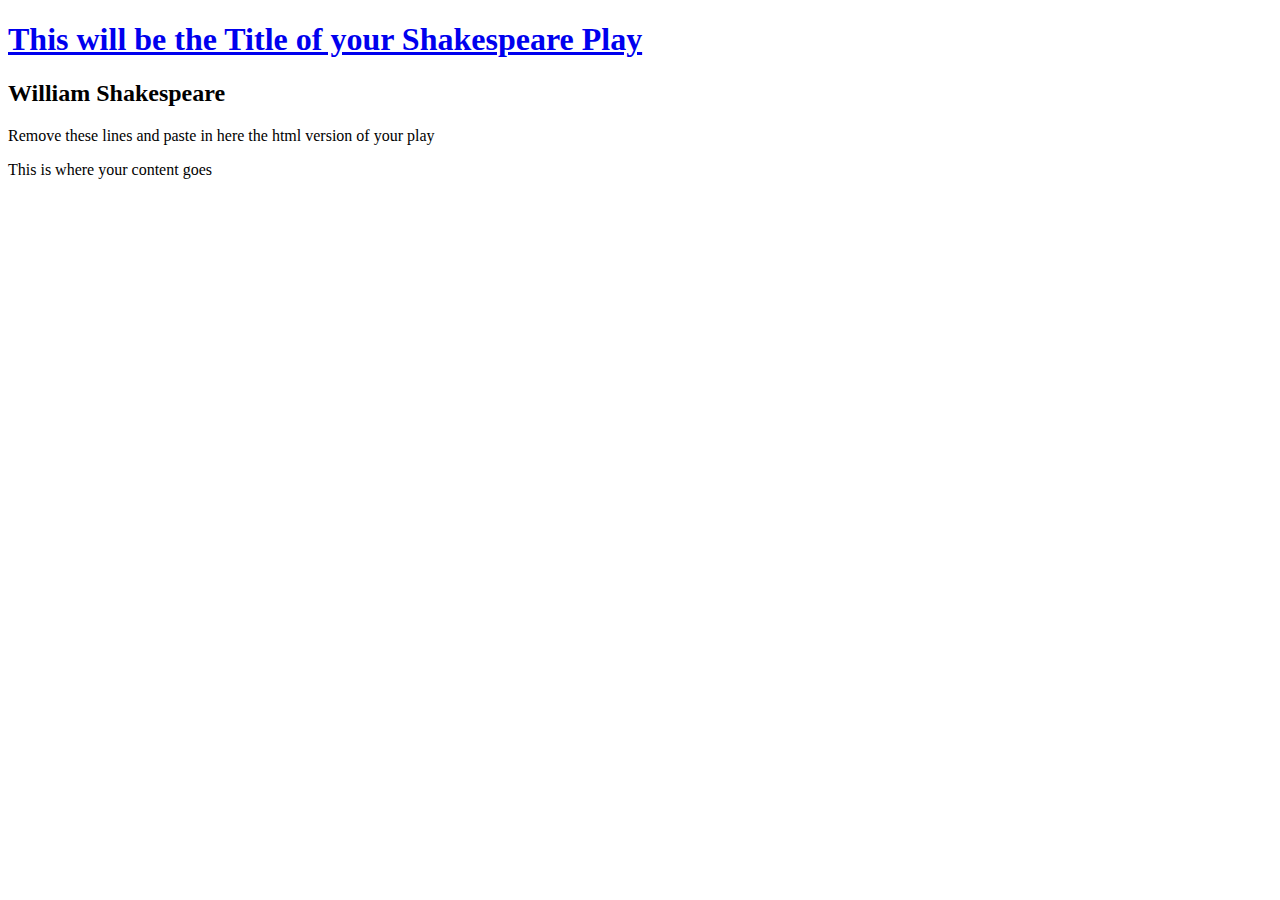
<file: Delete/play.html>
<!DOCTYPE html>
<html xmlns="http://www.w3.org/1999/xhtml">
<head>
<!-- You can replace the whole of this file with your own after exporting from InDesign or just leave this alone so that you have the instructions that you can refer to. Your play HTML can be called something other than play.html, but you will need to change the link name in the index.html file. -->
<meta charset="UTF-8" />
	<title>The title of your play goes here ---- CHANGE THIS</title>
  <!-- here goes your styles -->
	<link rel="stylesheet" type="text/css" href="styles.css" />
</head>
<body><!-- here goes your content -->
<a href="index.html" title="go to home page">
	<h1>This will be the Title of your Shakespeare Play</h1>
</a>
<h2>William Shakespeare</h2>
<p>Remove these lines and paste in here the html version of your play</p>
<p>This is where your content goes</p>
</body><!-- here goes your content -->
</html>
</file>
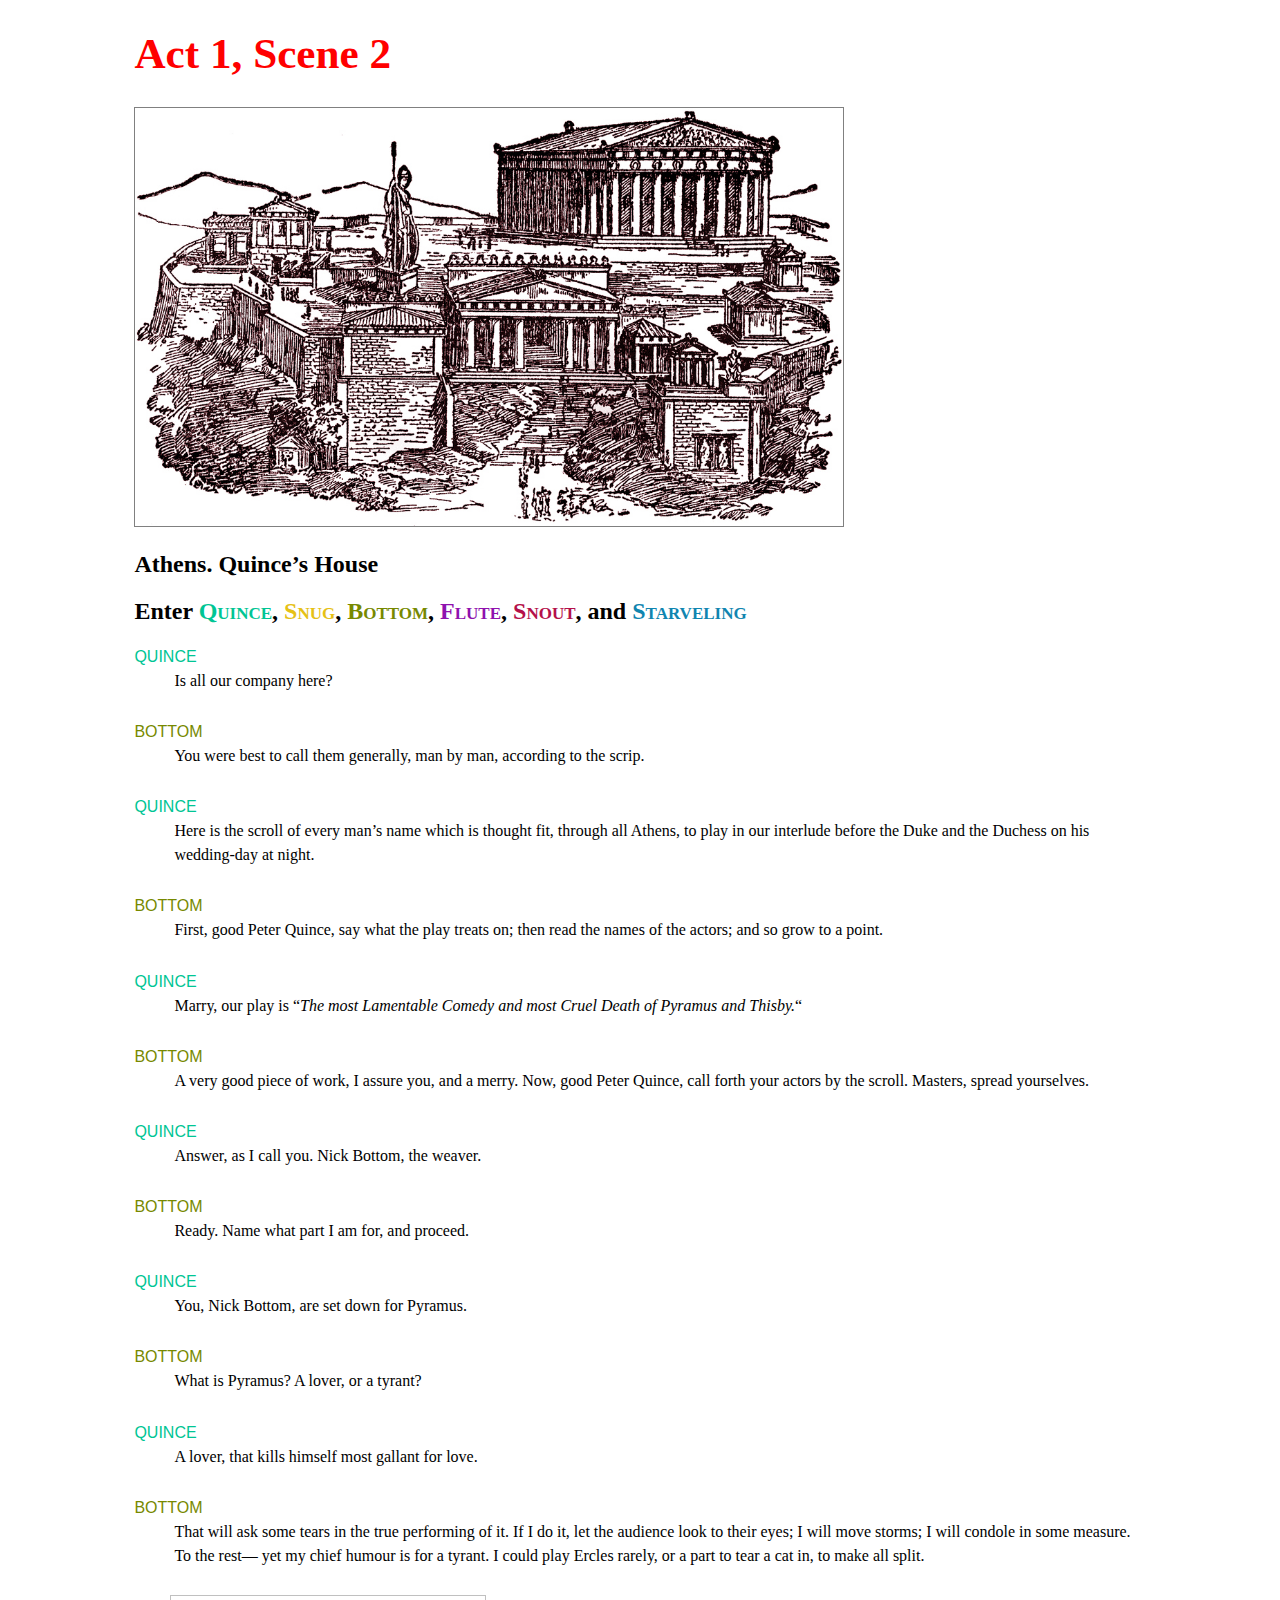
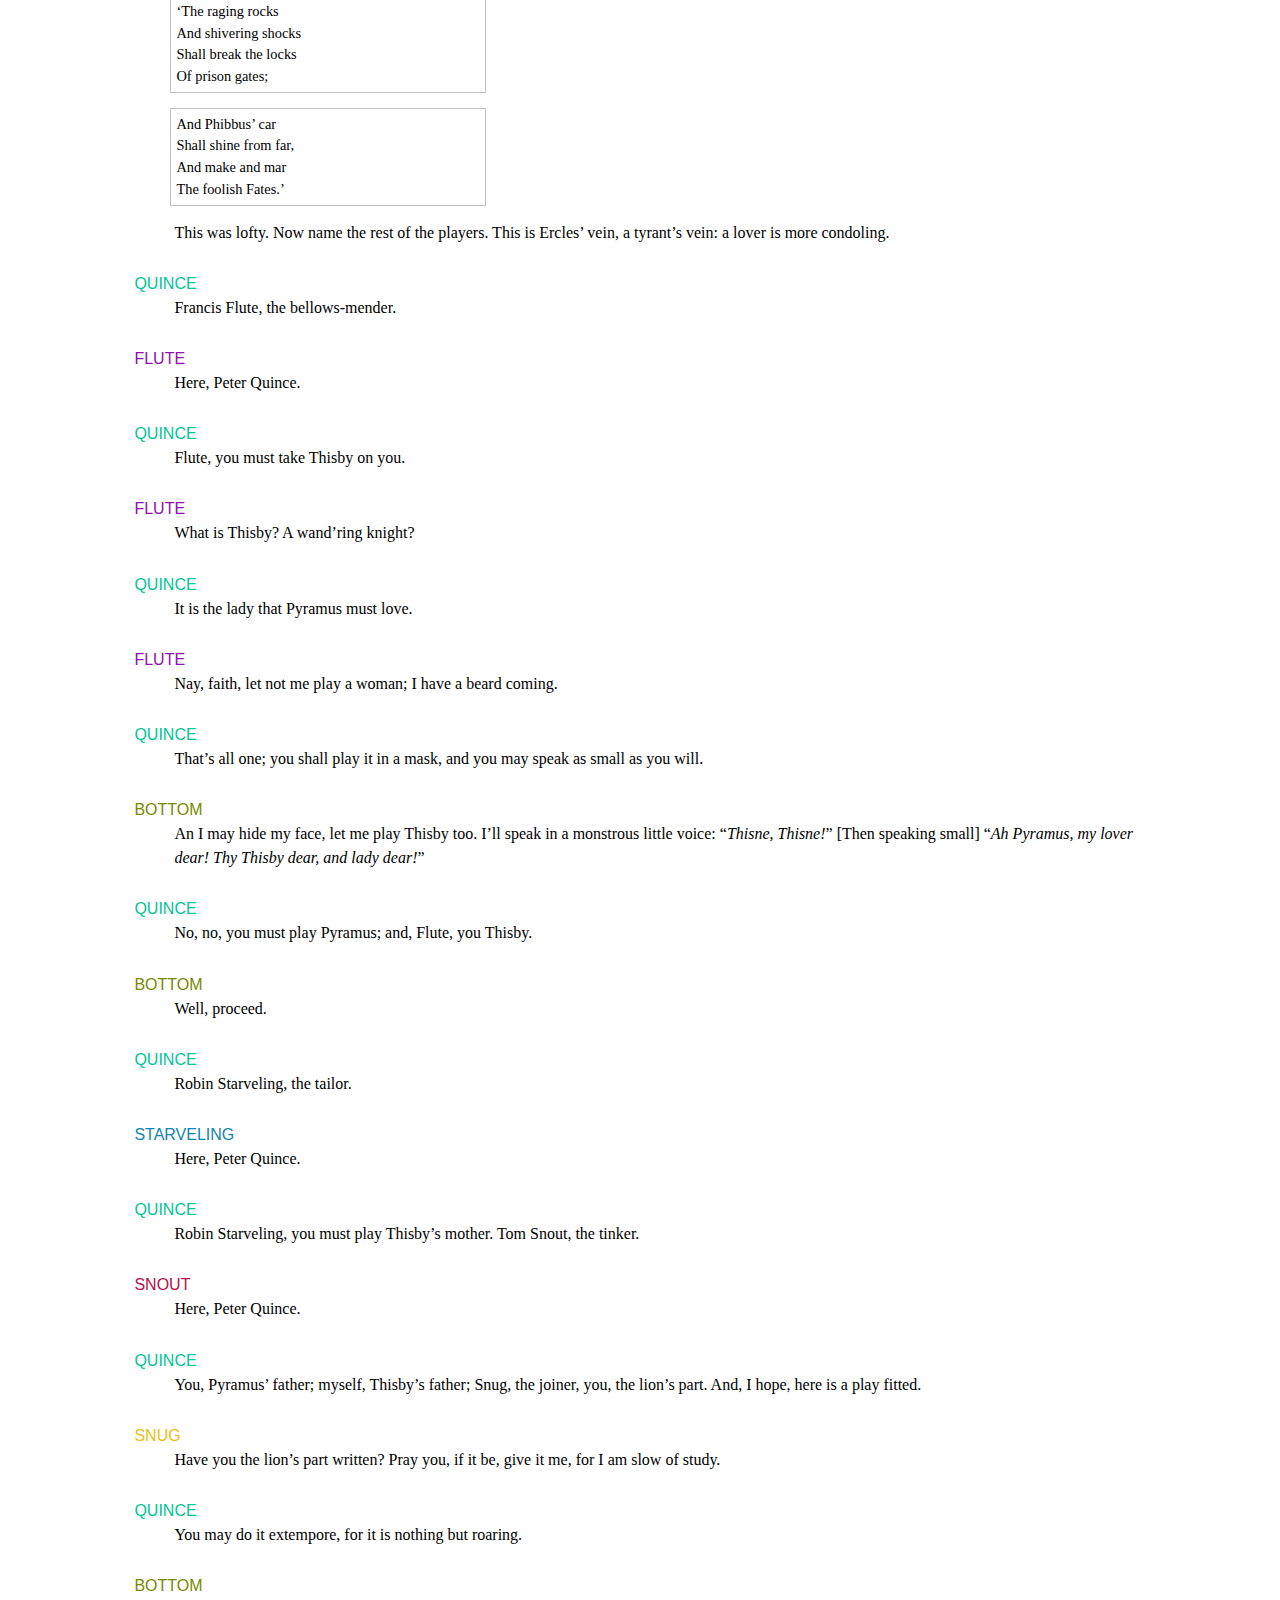
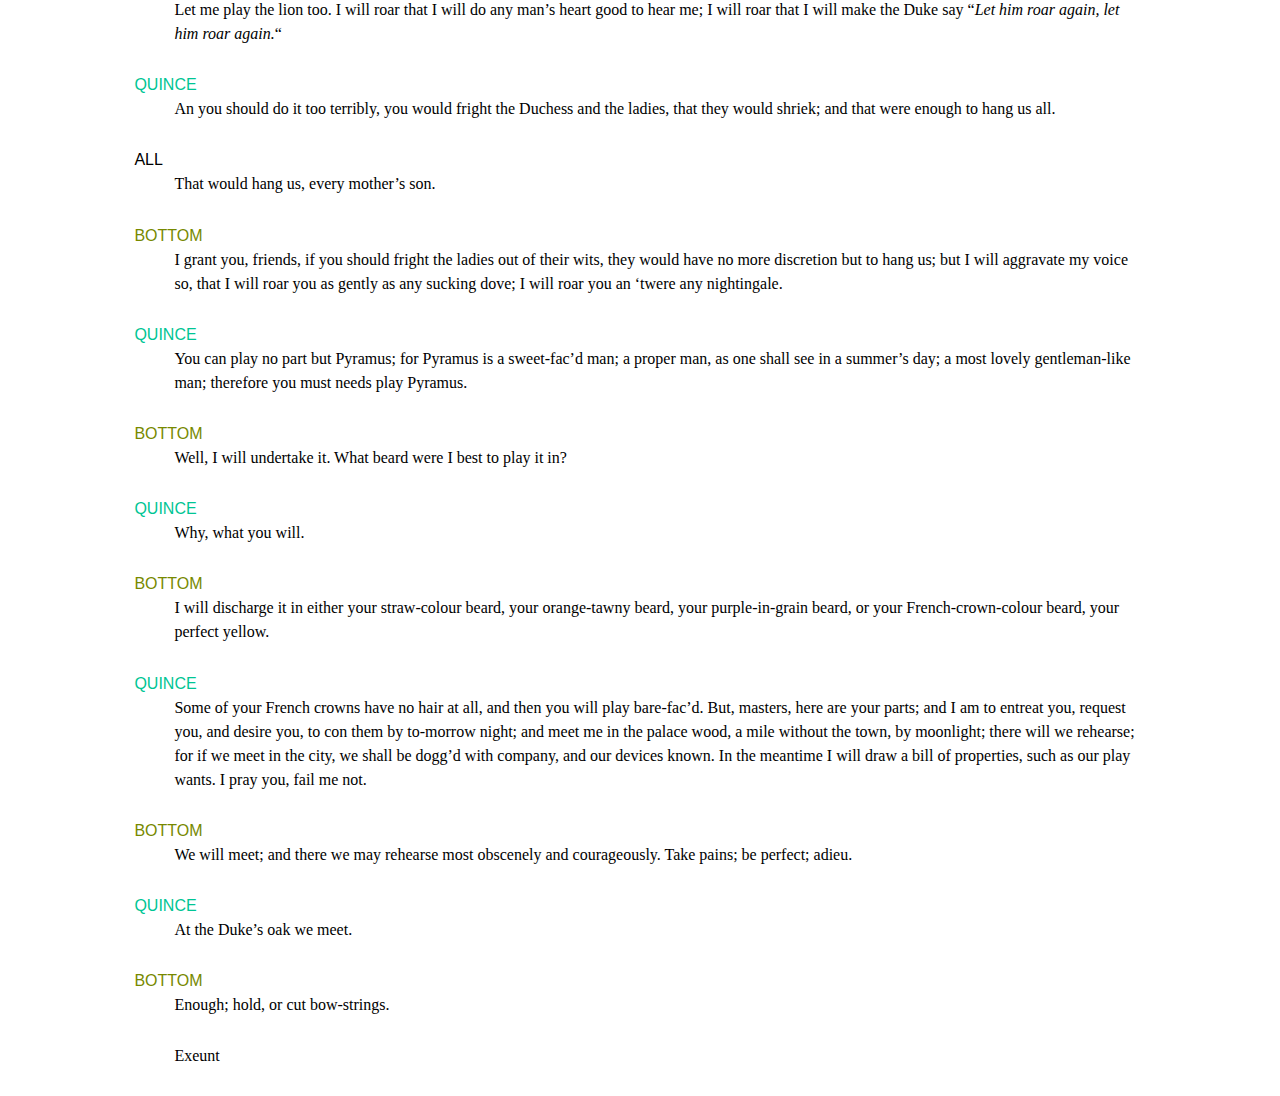
<file: sampleScene/sample_scene.html>
<!DOCTYPE html>
<html xmlns="http://www.w3.org/1999/xhtml">
<head>
	<meta charset="utf-8" />
	<title>Act1 Scene2 Midsummernight's Dream</title>
	<link rel="stylesheet" type="text/css" href="styles.css">
</head>
<body class="act1scene2">
<header>
<h1>Act 1, Scene 2</h1>
</header>
<section class="scene two">
<img src="images/athens.jpg" alt="Ancient Athens showing the Parthenon" />
<h2 class="location">Athens. Quince’s House</h2>
<h2 class="stagedirection">Enter <span class="charactername quince">Quince</span>, <span class="charactername snug">Snug</span>, <span class="charactername bottom">Bottom</span>, <span class="charactername flute">Flute</span>, <span class="charactername snout">Snout</span>, and <span class="charactername starveling">Starveling</span></h2>
<p class="character quince">Quince</p>
<p>Is all our company here?</p>
<p class="character bottom">Bottom</p>
<p>You were best to call them generally, man by man, according to the scrip.</p>
<p class="character quince">Quince</p>
<p>Here is the scroll of every man’s name which is thought fit, through all Athens, to play in our interlude before the Duke and the Duchess on his wedding-day at night.</p>
<p class="character bottom">Bottom</p>
<p>First, good Peter Quince, say what the play treats on; then read the names of the actors; and so grow to a point.</p>
<p class="character quince">Quince</p>
<p>Marry, our play is “<em>The most Lamentable Comedy and most Cruel Death of Pyramus and Thisby.</em>“</p>
<p class="character bottom">Bottom</p>
<p>A very good piece of work, I assure you, and a merry. Now, good Peter Quince, call forth your actors by the scroll. Masters, spread yourselves.</p>
<p class="character quince">Quince</p>
<p>Answer, as I call you. Nick Bottom, the weaver.</p>
<p class="character bottom">Bottom</p>
<p>Ready. Name what part I am for, and proceed.</p>
<p class="character quince">Quince</p>
<p>You, Nick Bottom, are set down for Pyramus.</p>
<p class="character bottom">Bottom</p>
<p>What is Pyramus? A lover, or a tyrant?</p>
<p class="character quince">Quince</p>
<p>A lover, that kills himself most gallant for love.</p>
<p class="character bottom">Bottom</p>
<p>That will ask some tears in the true performing of it. If I do it, let the audience look to their eyes; I will move storms; I will condole in some measure. To the rest— yet my chief humour is for a tyrant. I could play Ercles rarely, or a part to tear a cat in, to make all split.</p>
<p class="verse">‘The raging rocks<br/>
And shivering shocks<br/>
Shall break the locks<br/>
Of prison gates;</p>
<p class="verse">And Phibbus’ car<br/>
Shall shine from far,<br/>
And make and mar<br/>
The foolish Fates.’ </p>
<p>This was lofty. Now name the rest of the players. This is Ercles’ vein, a tyrant’s vein: a lover is more condoling.</p>
<p class="character quince">Quince</p>
<p>Francis Flute, the bellows-mender.</p>
<p class="character flute">Flute</p>
<p>Here, Peter Quince.</p>
<p class="character quince">Quince</p>
<p>Flute, you must take Thisby on you.</p>
<p class="character flute">Flute</p>
<p>What is Thisby? A wand’ring knight?</p>
<p class="character quince">Quince</p>
<p>It is the lady that Pyramus must love.</p>
<p class="character flute">Flute</p>
<p>Nay, faith, let not me play a woman; I have a beard coming.</p>
<p class="character quince">Quince</p>
<p>That’s all one; you shall play it in a mask, and you may speak as small as you will.</p>
<p class="character bottom">Bottom</p>
<p>An I may hide my face, let me play Thisby too. I’ll speak in a monstrous little voice: &#8220;<em>Thisne, Thisne!</em>&#8221; [Then speaking small] &#8220;<em>Ah Pyramus, my lover dear! Thy Thisby dear, and lady dear!</em>&#8221;</p>
<p class="character quince">Quince</p>
<p>No, no, you must play Pyramus; and, Flute, you Thisby.</p>
<p class="character bottom">Bottom</p>
<p>Well, proceed.</p>
<p class="character quince">Quince</p>
<p>Robin Starveling, the tailor.</p>
<p class="character starveling">Starveling</p>
<p>Here, Peter Quince.</p>
<p class="character quince">Quince</p>
<p>Robin Starveling, you must play Thisby’s mother. Tom Snout, the tinker.</p>
<p class="character snout">Snout</p>
<p>Here, Peter Quince.</p>
<p class="character quince">Quince</p>
<p>You, Pyramus’ father; myself, Thisby’s father; Snug, the joiner, you, the lion’s part. And, I hope, here is a play fitted.</p>
<p class="character snug">Snug</p>
<p>Have you the lion’s part written? Pray you, if it be, give it me, for I am slow of study.</p>
<p class="character quince">Quince</p>
<p>You may do it extempore, for it is nothing but roaring.</p>
<p class="character bottom">Bottom</p>
<p>Let me play the lion too. I will roar that I will do any man’s heart good to hear me; I will roar that I will make the Duke say “<em>Let him roar again, let him roar again.</em>“</p>
<p class="character quince">Quince</p>
<p>An you should do it too terribly, you would fright the Duchess and the ladies, that they would shriek; and that were enough to hang us all.</p>
<p class="character all">All</p>
<p>That would hang us, every mother’s son.</p>
<p class="character bottom">Bottom</p>
<p>I grant you, friends, if you should fright the ladies out of their wits, they would have no more discretion but to hang us; but I will aggravate my voice so, that I will roar you as gently as any sucking dove; I will roar you an ‘twere any nightingale.</p>
<p class="character quince">Quince</p>
<p>You can play no part but Pyramus; for Pyramus is a sweet-fac’d man; a proper man, as one shall see in a summer’s day; a most lovely gentleman-like man; therefore you must needs play Pyramus.</p>
<p class="character bottom">Bottom</p>
<p>Well, I will undertake it. What beard were I best to play it in?</p>
<p class="character quince">Quince</p>
<p>Why, what you will.</p>
<p class="character bottom">Bottom</p>
<p>I will discharge it in either your straw-colour beard, your orange-tawny beard, your purple-in-grain beard, or your French-crown-colour beard, your perfect yellow.</p>
<p class="character quince">Quince</p>
<p>Some of your French crowns have no hair at all, and then you will play bare-fac’d. But, masters, here are your parts; and I am to entreat you, request you, and desire you, to con them by to-morrow night; and meet me in the palace wood, a mile without the town, by moonlight; there will we rehearse; for if we meet in the city, we shall be dogg’d with company, and our devices known. In the meantime I will draw a bill of properties, such as our play wants. I pray you, fail me not.</p>
<p class="character bottom">Bottom</p>
<p>We will meet; and there we may rehearse most obscenely and courageously. Take pains; be perfect; adieu.</p>
<p class="character quince">Quince</p>
<p>At the Duke’s oak we meet.</p>
<p class="character bottom">Bottom</p>
<p>Enough; hold, or cut bow-strings.</p>
<p class="stagedirections">Exeunt</p>
</section>
</body>
</html>
</file>
<file: css/styles.css>
body {
  font-family: "Times New Roman", Garamond, Times, serif;


}
/* .content {
  margin: auto;
  padding: 5px 20px;
} */

h1 {
  margin-bottom: 0;
  text-align: center;
}
h2 {
  font-size: 110%;
  text-align: center;
  margin-top: 0;
}

img {
  max-height: 60%;
}

.cover {
  display: block;
  margin-left: auto;
  margin-right: auto;
  width: 80%;
padding-top: 10px;
}

.detail {
  list-style-type: none;
  margin: .3em 1.5em;
  float: none;
  width: 100%;
}

p.info {
  margin: 1em 5%;
}



@media only screen and (min-width: 600px)  {

  .cover {
    width: 50%;
    float: right;
    padding-left: 5%;
    padding-top: 0;

  }
  #firstpara {
        padding-top: 7%;
  }
}

[hidden] { display: none; }
</file>
<file: css/playstyles.css>
body, div, dl, dt, dd, h1, h2, h3, h4, h5, h6, p, pre, code, blockquote {
}

body {
  font-family: "times new roman", times, serif;
  margin: auto;
}

h1, h2 {
  text-align: center;
  clear: both;
}

/* THIS IS THE NAVIGATION STYLES */

 .button{
   background-color: #e6e6ff;
   border: none;
   color: black;
   padding: .7em;
   text-align: center;
   text-decoration: none;
   display: inline-block;
   font-size: 1.1em;
   margin: 0 10px 10px 10px;
   cursor: pointer;
   border-radius: 6px;
   box-shadow: 0 8px 16px 0 rgba(0,0,0,0.2), 0 6px 20px 0 rgba(0,0,0,0.19);
 }

section.toc {
  /* display: none; */
}

section.dramatis {
  line-height: 1em;
  max-width: 700px;
  margin-top: 0;
  margin-bottom: 9%;
  padding-top: 0;
}

section.play {
  margin: 0 auto 9%;
  max-width: 700px;
}

h1.title{
  font-variant: small-caps;
  font-size: 2.5em;
  background-color: black;
  color: white;
  margin-top: 0;
  margin-bottom: .5em;
  padding: .3em;
}

.exttoc{
  text-align: center;
}

.youtubeembed {
  display: block;
  position: relative;
  padding-bottom: 56.25%; /*this is to make the ration 16:9 */
  height: 0;
  margin-bottom: -27px;

}

.youtubeembed iframe {
  position: absolute;
  top: 0;
  left: 0;
  width: 100%;
  height: 100%;
  border: none;
}

#videotitle {
  clear: both;
  margin-bottom: 0;
}

/* iframe {
  margin-bottom: -27px;
  border: none;
  width: 100%;
} */


h1.act {
  font-variant: small-caps;
  font-size: 1.7em;
  background-color: black;
  color: white;
  padding: .3em;
}

p.character {
  font-size: 1em;
  font-weight: bold;
  padding-left: 3%;
}

p.charactername {
  font-size: 1em;
  font-weight: bold;
  padding-left: 15%;
  margin: 0.5em;
}

span.character_role {
  color: darkslategrey;
  font-style: italic;
}

img.charimg {
  width: 49%;
  min-width: 100px;
  max-width: 236px;
  margin: 0 auto;
}

h1.dramatishead {
  font-variant: small-caps;
  background-color: black;
  color: white;
  line-height: normal;
  font-size: 1.7em;
  padding: .3em;
}

h2.firstscene {
  margin-top: -1em;
  font-variant: small-caps;
  font-size: 1.5em;
  background-color: #e6e6ff;
  padding: .2em;
}

img.sceneimg {
  display: block;
  margin: 0 auto;
  width: 100%;
  max-width: 500px;
}

h2.location {
  font-size: 1em;
  font-weight: bold;
  padding: 0 15px;
}

p.play_location {
  font-size: 1.2em;
  font-weight: bold;
  line-height: 1.1em;
  margin-bottom: -1em;
  text-align: center;
  padding: 0px 10px;
}

p.prose {
  margin: .3em 3% .3em 10%;
}

h2.scene {
  font-variant: small-caps;
  font-size: 1.5em;
  background-color: #e6e6ff;
  padding: .2em;
}

p.song {
  margin: .19em auto;
  text-align: center;
}

h2.stagedirection {
  font-style: italic;
  font-weight: bold;
  font-size: 1em;
  margin: 0 15px;
}

p.verseline {
  margin: .15em 3% .15em 10%;
  max-width: 700px;
}

span.sdInline {
  font-style: italic;
  font-weight: bold;
}

span.charInline{
  font-variant: small-caps;
  font-style: normal;
}

@media only screen and (min-width: 600px) {
  section.toc {
    display: block;
  }

  section.exttoc {
    display: none;
  }

  h1.title{
    margin: 0;
  }

  img.charimg {
    width: 32%;
  }
  img.sceneimg {
    max-width: 500px;
    margin: 0 auto;
  }

  /* iframe {
    width: 100%;
    max-width: 700px;
    max-height: 390px;
  } */

}


[hidden] { display: none; }
</file>
<file: css/menustyles.css>
body{
  font-family: "times new roman", times, serif;
  margin: auto;
  max-width: 700px;
}

h1.toctitle{
  font-weight: normal;
  text-align: center;
  color: white;
  background-color: black;
  font-variant: small-caps;
  margin-top: 0;
  margin-bottom: 0;
  padding: .5em;
}

ul {
  list-style: none;
  margin: 0;
  padding: 0;
  width: 100%;
  height: auto;
  font-family: times, serif;
}

ul li,
li ul {
  display: block;
  position: relative;

}

ul li a {
  display: block;
  padding: .5em;
  color: #000;
  text-decoration: none;
  background-color: #e6e6ff;
}

li.tocheading1 {
  clear: both;
}

ul li ul li a {
  background-color: white;
  float: left;
  margin-left: 1em;
}

ul li a.active {
  background-color: darkslategrey;
  color: white;
}

ul li a:hover:not(.active) {
  background-color: darkslategrey;
  color: white;
}

a.allscenes{
  float: right;
}





@media screen and (min-width: 600px) {
  li.tocheading1 {
    clear: none;
    text-align: center;
  }


  ul li ul li a {
    background-color: white;
    margin: 0;
  }
  /* DROPDOWN */

  ul {
    max-width: 700px;
    margin: auto;

  }


  li {
    display: block;
    float: left;
    width: 11.111112%;
    position: relative;
    text-decoration: none;
    transition-duration: 0.5s;
  }

  li a:hover,
  li a:focus-within {
    background: darkslategrey;
    cursor: pointer;
  }

  ul li a {
    width: 100%;
    padding: .5em 0;

  }

  ul li ul {
    visibility: hidden;
    opacity: 0;
    min-width: 100%;
    position: absolute;
    transition: all 0.5s ease;
    margin-top: 0;
    left: 0;
    display: none;
  }

  ul li ul li a {

    padding: .5em 0 ;
    width: 100%;


  }

  ul li:hover > ul,
  ul li:focus-within > ul,
  ul li ul:hover,
  ul li ul:focus {
    visibility: visible;
    opacity: 1;
    display: block;
  }

  ul li ul li {
    clear: both;
    width: 100%;
  }
  li.tocextra {
    width: 10%;
  }
  }
</file>
<file: Delete/styles.css>
/* This stylesheet is where to add styles for your Shakespeare Play */
/*We usually add something general for the body*/
body {
  /*your style rules go in here */
}

/*Here follows the class names that you will have in your html*/
/*You may have more if you added styles in InDesign*/
/*You need to add the style attributes between the curly brackets*/

/* the following may not be used  */

section.cover {
text-align:center;
width:70%;
margin: 20px auto;
}

img.playimage {
/* you will need a width attribute in here */
max-width:40%;
padding:20px auto;
}

img.shakespeareimage {
/* you will need a width attribute in here */
max-width:40%;
padding:20px auto;
}

/* If you ahe created any new stlyes in InDesign and used export tags then you need to add them here */

body {
}
section.dramatis {
}
section.play {
}
div.sceneImage {
}
h1.act {

}
p.character {

}
p.charactername {

}
h1.dramatishead {

}
h2.firstscene {

}
h2.location {

}
p.play_location {

}
p.prose {

}
h2.scene {

}
p.song {

}
h2.stagedirection {

}
p.verseline {

}
span.character_role {
}
span.stage_directions_inline {
}
</file>
<file: sampleScene/styles.css>
/*stylesheet for A Midsummer Night's dream*/
body {
font-family: Georgia, "Times New Roman", Times, serif;
}
section,header {
width:80%;
margin:5px auto;
border:0px solid red;
}

p {
font-size: 1em;
line-height: 1.5;
margin-left:2.5em;
margin-bottom: 1.7em;
margin-top: 0;
padding-left:0;
}

p.character {
font-family: "Lucida Grande", Lucida, Verdana, sans-serif;
margin-left:0;
margin-bottom: 0;
font-size:1em;
text-transform: uppercase;
border-left:none;
}

p.verse {
font-size:.9em;
margin-bottom:1em;
border:1px solid silver;
width:30%;
padding:5px;
}

h1 {
font-size: 2.7em;
color:red;
}

/* 	for inline character names */

span.charactername {
font-variant: small-caps;
}

/* character colors and borders*/

.quince {
color: #00c594;
}

.bottom {
color:#778900;
}

.flute {
color:#8f11ae;
}

.snout {
color:#b4104a;
}
.snug {
color:#e6c115;
}

.starveling {
color:#1085b0;
}

img {
width: 70%;
border:1px solid gray;
}
</file>
